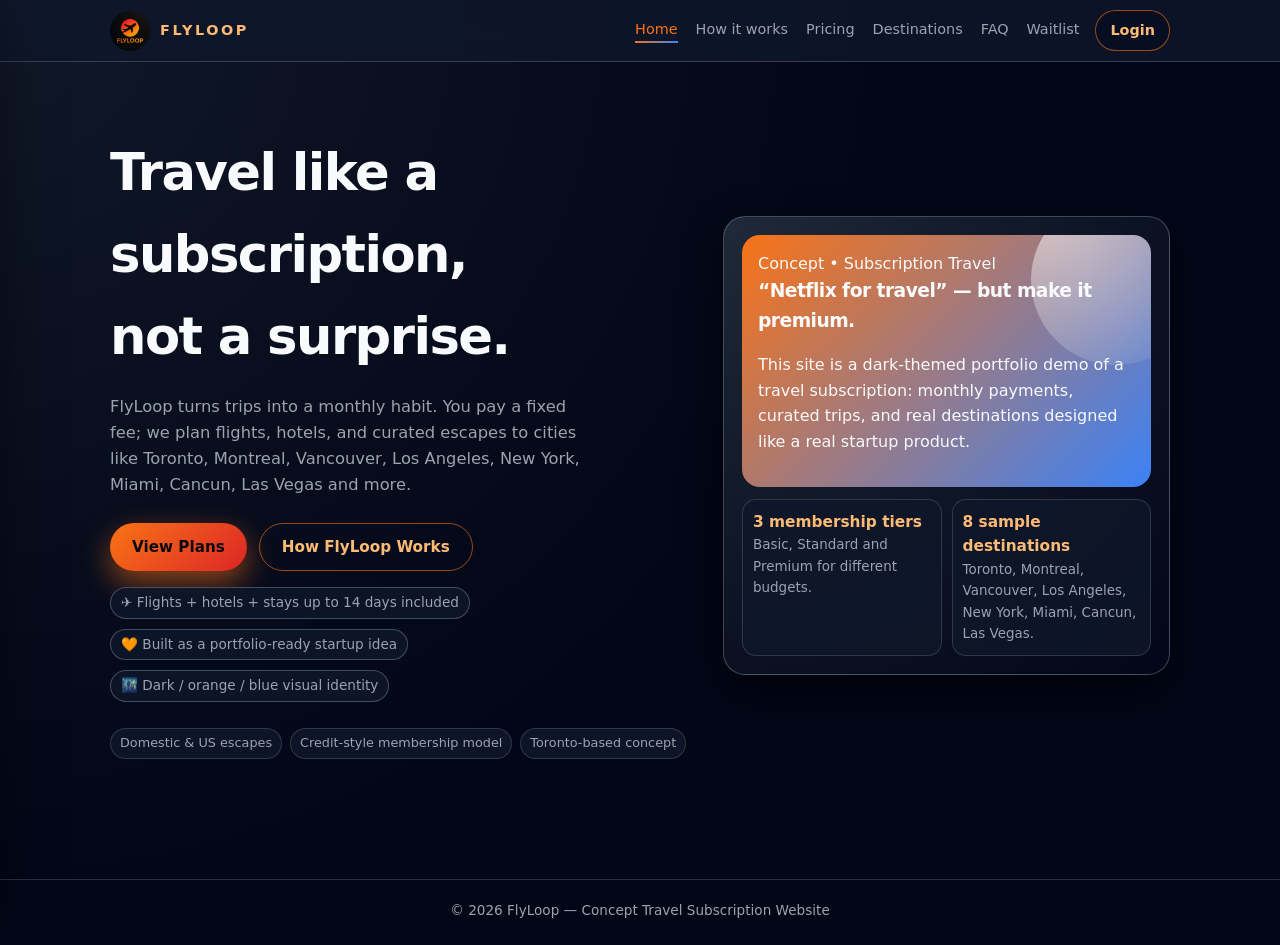
<file: index.html>
<!DOCTYPE html>
<html lang="en">
<head>
  <meta charset="UTF-8" />
  <title>FlyLoop – Travel Subscription Service</title>
  <meta name="viewport" content="width=device-width, initial-scale=1" />
  <link rel="icon" type="image/png" href="favicon.png?v=1" />
  <link rel="apple-touch-icon" href="favicon.png?v=1" />
  <meta
    name="description"
    content="FlyLoop is a concept travel subscription service: pay a fixed monthly fee and unlock curated trips to destinations like Toronto, Montreal, Vancouver, Los Angeles, New York, Miami, Cancun, Las Vegas and more."
  />

  <style>
    html { scroll-behavior: smooth; }

    :root {
      --bg: #050505;
      --surface: #111111;
      --surface-alt: #18181B;
      --primary: #F97316;
      --primary-soft: #FDBA74;
      --accent-blue: #3B82F6;
      --accent-red: #DC2626;
      --text: #F9FAFB;
      --muted: #9CA3AF;
      --border-subtle: rgba(148, 163, 184, 0.35);
      --radius-lg: 18px;
      --shadow-soft: 0 18px 40px rgba(0, 0, 0, 0.6);
    }

    * { box-sizing: border-box; }

    body {
      margin: 0;
      font-family: system-ui, -apple-system, BlinkMacSystemFont, "Inter", sans-serif;
      background: radial-gradient(circle at top left, #111827, #020617 55%);
      color: var(--text);
      line-height: 1.6;
    }

    a { text-decoration: none; color: inherit; }

    /* ANIMATIONS */
    @keyframes fadeUp {
      from { opacity: 0; transform: translateY(10px); }
      to   { opacity: 1; transform: translateY(0); }
    }

    @keyframes fadeIn { from { opacity: 0; } to { opacity: 1; } }

    @keyframes floatSoft {
      0%, 100% { transform: translateY(0); }
      50%      { transform: translateY(-4px); }
    }

    @keyframes glowPulse {
      0%, 100% { box-shadow: 0 0 14px rgba(249, 115, 22, 0.5); }
      50%      { box-shadow: 0 0 24px rgba(59, 130, 246, 0.7); }
    }

    /* NAVBAR */
    header {
      position: sticky;
      top: 0;
      z-index: 100;
      background: rgba(15, 23, 42, 0.86);
      backdrop-filter: blur(18px);
      border-bottom: 1px solid rgba(148, 163, 184, 0.3);
      animation: fadeIn 0.5s ease-out both;
    }

    .nav {
      max-width: 1100px;
      margin: auto;
      padding: 10px 20px;
      display: flex;
      align-items: center;
      justify-content: space-between;
      gap: 16px;
    }

    .nav-left {
      display: flex;
      align-items: center;
      gap: 10px;
      min-width: 0;
    }

    .brand-home {
      display: flex;
      align-items: center;
      gap: 10px;
      min-width: 0;
      color: inherit;
    }

    .logo-mark {
      width: 40px;
      height: 40px;
      border-radius: 999px;
      overflow: hidden;
      display: flex;
      align-items: center;
      justify-content: center;
      background: #020617;
      animation: glowPulse 3s ease-in-out infinite;
      flex: 0 0 auto;
    }

    .logo-mark img {
      width: 100%;
      height: 100%;
      object-fit: cover;
    }

    .nav-title {
      font-weight: 800;
      letter-spacing: 0.18em;
      font-size: 0.9rem;
      text-transform: uppercase;
      color: var(--primary-soft);
      white-space: nowrap;
      overflow: hidden;
      text-overflow: ellipsis;
    }

    /* Desktop links (top nav) */
   /* Desktop links (top nav) */
.nav-links {
  display: flex;
  align-items: center;
  gap: 18px;
  font-size: 0.9rem;

  margin-left: auto;          /* ✅ pushes tabs to the right */
  justify-content: flex-end;  /* ✅ aligns them to the right */
}


    .nav-links a {
      color: var(--muted);
      font-weight: 500;
      position: relative;
      padding-bottom: 2px;
      white-space: nowrap;
    }

    .nav-links a::after {
      content: "";
      position: absolute;
      left: 0;
      bottom: 0;
      width: 0;
      height: 2px;
      background: linear-gradient(90deg, var(--primary), var(--accent-blue));
      transition: width 0.18s ease-out;
    }

    .nav-links a:hover::after { width: 100%; }
    .nav-links a:hover        { color: var(--primary-soft); }

    .nav-links a.nav-active { color: var(--primary); }
    .nav-links a.nav-active::after { width: 100%; }

    /* Right side: login + (mobile menu button) */
    .nav-right {
      display: flex;
      align-items: center;
      gap: 10px;
      flex: 0 0 auto;
    }

    .login-link {
      color: var(--primary-soft);
      border: 1px solid rgba(249, 115, 22, 0.6);
      background: rgba(2, 6, 23, 0.35);
      padding: 8px 14px;
      border-radius: 999px;
      font-weight: 600;
      font-size: 0.9rem;
    }

    .login-link:hover {
      background: rgba(249, 115, 22, 0.12);
      border-color: rgba(249, 115, 22, 0.8);
    }

    .menu-btn {
      display: none; /* only mobile */
      width: 42px;
      height: 42px;
      border-radius: 999px;
      border: 1px solid rgba(148, 163, 184, 0.35);
      background: rgba(2, 6, 23, 0.35);
      color: var(--text);
      cursor: pointer;
      font-size: 18px;
      line-height: 1;
      align-items: center;
      justify-content: center;
    }

    .menu-btn:hover {
      border-color: rgba(249, 115, 22, 0.7);
      background: rgba(249, 115, 22, 0.08);
    }

    /* SIDEBAR (mobile only) */
    .sidebar-overlay {
      position: fixed;
      inset: 0;
      background: rgba(0, 0, 0, 0.55);
      backdrop-filter: blur(6px);
      opacity: 0;
      pointer-events: none;
      transition: opacity 0.2s ease-out;
      z-index: 200;
    }

    .sidebar {
      position: fixed;
      top: 0;
      left: 0;
      height: 100vh;
      width: min(86vw, 340px);
      background: rgba(2, 6, 23, 0.96);
      border-right: 1px solid rgba(148, 163, 184, 0.25);
      box-shadow: 0 20px 60px rgba(0,0,0,0.7);
      transform: translateX(-105%);
      transition: transform 0.22s ease-out;
      z-index: 210;
      padding: 14px;
      display: flex;
      flex-direction: column;
      gap: 14px;
    }

    .sidebar-header {
      display: flex;
      align-items: center;
      justify-content: space-between;
      gap: 10px;
      padding-bottom: 10px;
      border-bottom: 1px solid rgba(148, 163, 184, 0.2);
    }

    .sidebar-brand {
      display: flex;
      align-items: center;
      gap: 10px;
      min-width: 0;
    }

    .sidebar-title {
      font-weight: 800;
      letter-spacing: 0.14em;
      text-transform: uppercase;
      color: var(--primary-soft);
      font-size: 0.9rem;
      white-space: nowrap;
      overflow: hidden;
      text-overflow: ellipsis;
    }

    .sidebar-close {
      width: 40px;
      height: 40px;
      border-radius: 999px;
      border: 1px solid rgba(148, 163, 184, 0.35);
      background: rgba(2, 6, 23, 0.35);
      color: var(--text);
      cursor: pointer;
      font-size: 18px;
    }

    .sidebar-close:hover {
      border-color: rgba(249, 115, 22, 0.7);
      background: rgba(249, 115, 22, 0.08);
    }

    .sidebar-nav {
      display: grid;
      gap: 10px;
      padding-top: 6px;
    }

    .sidebar-nav a {
      display: flex;
      align-items: center;
      justify-content: space-between;
      gap: 12px;
      padding: 12px 12px;
      border-radius: 14px;
      border: 1px solid rgba(148, 163, 184, 0.22);
      background: rgba(15, 23, 42, 0.35);
      color: var(--text);
      font-weight: 600;
      font-size: 0.95rem;
    }

    .sidebar-nav a:hover {
      border-color: rgba(249, 115, 22, 0.6);
      background: rgba(249, 115, 22, 0.10);
    }

    .sidebar-nav a.active {
      border-color: rgba(249, 115, 22, 0.85);
      background: rgba(249, 115, 22, 0.14);
      color: var(--primary-soft);
    }

    /* open state */
    body.sidebar-open .sidebar-overlay {
      opacity: 1;
      pointer-events: auto;
    }
    body.sidebar-open .sidebar {
      transform: translateX(0);
    }

    /* LAYOUT */
    section {
      padding: 80px 0;
      animation: fadeUp 0.6s ease-out both;
    }

    .container {
      max-width: 1100px;
      margin: auto;
      padding: 0 20px;
    }

    h1, h2, h3 {
      margin: 0 0 10px;
      letter-spacing: -0.03em;
    }

    h1 { font-size: clamp(2.5rem, 4vw, 3.2rem); }
    h2 { font-size: clamp(1.9rem, 3vw, 2.4rem); }

    /* BUTTONS */
    .btn-primary,
    .btn-outline {
      padding: 11px 22px;
      border-radius: 999px;
      font-weight: 600;
      font-size: 0.95rem;
      display: inline-flex;
      align-items: center;
      justify-content: center;
      gap: 6px;
      cursor: pointer;
      transition: 0.2s;
      white-space: nowrap;
      border: none;
    }

    .btn-primary {
      background: linear-gradient(135deg, #F97316, #DC2626);
      color: #0B0B0F;
      box-shadow: 0 12px 30px rgba(248, 113, 22, 0.55);
    }

    .btn-primary:hover {
      transform: translateY(-2px) scale(1.01);
      box-shadow: 0 16px 40px rgba(248, 113, 22, 0.7);
    }

    .btn-outline {
      color: var(--primary-soft);
      border: 1px solid rgba(249, 115, 22, 0.6);
      background: transparent;
    }

    .btn-outline:hover {
      background: rgba(249, 115, 22, 0.1);
    }

    /* HERO */
    #hero { padding-top: 70px; }

    .hero-layout {
      display: grid;
      grid-template-columns: minmax(0, 1.3fr) minmax(0, 1fr);
      gap: 32px;
      align-items: center;
    }

    .hero-sub {
      max-width: 480px;
      color: var(--muted);
      font-size: 1.02rem;
    }

    .hero-actions {
      margin-top: 24px;
      display: flex;
      flex-wrap: wrap;
      gap: 12px;
    }

    .hero-meta {
      margin-top: 16px;
      display: flex;
      flex-wrap: wrap;
      gap: 10px;
      font-size: 0.85rem;
      color: var(--muted);
    }

    .hero-pill {
      padding: 4px 10px;
      border-radius: 999px;
      background: rgba(15, 23, 42, 0.85);
      border: 1px solid rgba(148, 163, 184, 0.4);
    }

    .hero-card {
      background: radial-gradient(circle at top left, #1F2937, #020617);
      border-radius: 22px;
      padding: 18px;
      box-shadow: var(--shadow-soft);
      border: 1px solid rgba(148, 163, 184, 0.4);
      animation: fadeUp 0.7s ease-out 0.1s both, floatSoft 8s ease-in-out infinite;
    }

    .hero-card-top {
      padding: 16px;
      border-radius: 18px;
      background: linear-gradient(135deg, #F97316, #3B82F6);
      position: relative;
      overflow: hidden;
    }

    .hero-card-top::after {
      content: "";
      position: absolute;
      width: 170px;
      height: 170px;
      border-radius: 50%;
      background: radial-gradient(circle at 10% 0%, rgba(248, 250, 252, 0.9), transparent);
      right: -50px;
      top: -40px;
      opacity: 0.7;
    }

    .hero-card-bottom {
      margin-top: 12px;
      display: grid;
      grid-template-columns: repeat(2, 1fr);
      gap: 10px;
      font-size: 0.84rem;
      color: var(--muted);
    }

    .hero-stat {
      padding: 10px;
      border-radius: 14px;
      background: rgba(15, 23, 42, 0.85);
      border: 1px solid rgba(55, 65, 81, 0.8);
    }

    .hero-stat strong {
      display: block;
      color: var(--primary-soft);
      font-size: 0.96rem;
    }

    .pill-row {
      display: flex;
      flex-wrap: wrap;
      gap: 8px;
      margin-top: 26px;
      font-size: 0.8rem;
      color: var(--muted);
    }

    .pill-row span {
      padding: 4px 9px;
      border-radius: 999px;
      background: rgba(15, 23, 42, 0.9);
      border: 1px solid rgba(55, 65, 81, 0.8);
    }

    /* FOOTER */
    footer {
      background: #020617;
      border-top: 1px solid rgba(55, 65, 81, 0.7);
      padding: 20px 0 24px;
      margin-top: 40px;
      font-size: 0.85rem;
      color: var(--muted);
    }

    footer .container { text-align: center; }

    /* RESPONSIVE */
    @media (max-width: 820px) {
      .hero-layout { grid-template-columns: 1fr; }
    }

    /* MOBILE: top bar only logo + login + menu, sidebar for everything else */
    @media (max-width: 720px) {
      .nav { padding: 10px 12px; }

      /* Hide desktop links bar on mobile */
      .nav-links { display: none; }

      /* Show mobile menu button */
      .menu-btn { display: inline-flex; }

      /* Keep brand compact */
      .nav-title { font-size: 0.85rem; letter-spacing: 0.14em; }

      /* Prevent overlay from blocking scroll only when open */
      body.sidebar-open { overflow: hidden; }
    }
  </style>
</head>

<body>

  <!-- Mobile Sidebar -->
  <div class="sidebar-overlay" id="sidebarOverlay" aria-hidden="true"></div>

  <aside class="sidebar" id="sidebar" aria-label="Mobile sidebar navigation">
    <div class="sidebar-header">
      <a href="index.html" class="sidebar-brand" aria-label="FlyLoop home"><div class="logo-mark" style="animation:none;"><img src="logo.png?v=2" alt="FlyLoop logo" /></div><div class="sidebar-title">FlyLoop</div></a>
      <button class="sidebar-close" id="sidebarClose" aria-label="Close menu">✕</button>
    </div>

    <nav class="sidebar-nav">
      <a href="index.html" class="active">Home</a>
      <a href="how.html">How it works</a>
      <a href="pricing.html">Pricing</a>
      <a href="destinations.html">Destinations</a>
      <a href="faq.html">FAQ</a>
      <a href="waitlist.html">Waitlist</a>
    </nav>

    <div style="margin-top:auto; padding-top: 10px; border-top: 1px solid rgba(148,163,184,0.2);">
      <a href="login.html" class="login-link" style="display:inline-flex; width:100%; justify-content:center;">
        Login
      </a>
    </div>
  </aside>

  <header>
    <div class="nav">
      <div class="nav-left">
        <!-- Mobile menu button (only shows on small screens) -->
        <button class="menu-btn" id="menuBtn" aria-label="Open menu" aria-controls="sidebar" aria-expanded="false">☰</button>

        <a href="index.html" class="brand-home" aria-label="FlyLoop home"><div class="logo-mark"><img src="logo.png?v=2" alt="FlyLoop logo" /></div><div class="nav-title">FLYLOOP</div></a>
      </div>

      <!-- Desktop top nav (optional). Hidden on mobile automatically -->
      <nav class="nav-links" aria-label="Main navigation">
        <a href="index.html" class="nav-active">Home</a>
        <a href="how.html">How it works</a>
        <a href="pricing.html">Pricing</a>
        <a href="destinations.html">Destinations</a>
        <a href="faq.html">FAQ</a>
        <a href="waitlist.html">Waitlist</a>
      </nav>

      <div class="nav-right">
        <a class="login-link" href="login.html">Login</a>
      </div>
    </div>
  </header>

  <section id="hero">
    <div class="container hero-layout">
      <div>
        <h1>Travel like a subscription,<br>not a surprise.</h1>

        <p class="hero-sub">
          FlyLoop turns trips into a monthly habit. You pay a fixed fee; we plan
          flights, hotels, and curated escapes to cities like Toronto, Montreal,
          Vancouver, Los Angeles, New York, Miami, Cancun, Las Vegas and more.
        </p>

        <div class="hero-actions">
          <a href="pricing.html" class="btn-primary">View Plans</a>
          <a href="how.html" class="btn-outline">How FlyLoop Works</a>
        </div>

        <div class="hero-meta">
          <span class="hero-pill">✈️ Flights + hotels + stays up to 14 days included</span>
          <span class="hero-pill">🧡 Built as a portfolio-ready startup idea</span>
          <span class="hero-pill">🌃 Dark / orange / blue visual identity</span>
        </div>

        <div class="pill-row">
          <span>Domestic & US escapes</span>
          <span>Credit-style membership model</span>
          <span>Toronto-based concept</span>
        </div>
      </div>

      <div>
        <div class="hero-card">
          <div class="hero-card-top">
            <div class="hero-badge">Concept • Subscription Travel</div>
            <h3>“Netflix for travel” — but make it premium.</h3>
            <p>
              This site is a dark-themed portfolio demo of a travel subscription:
              monthly payments, curated trips, and real destinations designed
              like a real startup product.
            </p>
          </div>

          <div class="hero-card-bottom">
            <div class="hero-stat">
              <strong>3 membership tiers</strong>
              Basic, Standard and Premium for different budgets.
            </div>
            <div class="hero-stat">
              <strong>8 sample destinations</strong>
              Toronto, Montreal, Vancouver, Los Angeles, New York, Miami, Cancun, Las Vegas.
            </div>
          </div>
        </div>
      </div>
    </div>
  </section>

  <footer>
    <div class="container">
      © 2026 FlyLoop — Concept Travel Subscription Website
    </div>
  </footer>

  <script>
    (function () {
      const body = document.body;
      const menuBtn = document.getElementById("menuBtn");
      const sidebar = document.getElementById("sidebar");
      const overlay = document.getElementById("sidebarOverlay");
      const closeBtn = document.getElementById("sidebarClose");

      function openSidebar() {
        body.classList.add("sidebar-open");
        menuBtn?.setAttribute("aria-expanded", "true");
        overlay?.setAttribute("aria-hidden", "false");
      }

      function closeSidebar() {
        body.classList.remove("sidebar-open");
        menuBtn?.setAttribute("aria-expanded", "false");
        overlay?.setAttribute("aria-hidden", "true");
      }

      menuBtn?.addEventListener("click", openSidebar);
      closeBtn?.addEventListener("click", closeSidebar);
      overlay?.addEventListener("click", closeSidebar);

      // Close on Escape
      document.addEventListener("keydown", (e) => {
        if (e.key === "Escape") closeSidebar();
      });

      // Close after tapping a link (mobile UX)
      sidebar?.addEventListener("click", (e) => {
        const target = e.target;
        if (target && target.tagName === "A") closeSidebar();
      });
    })();
  </script>

</body>
</html>
</file>
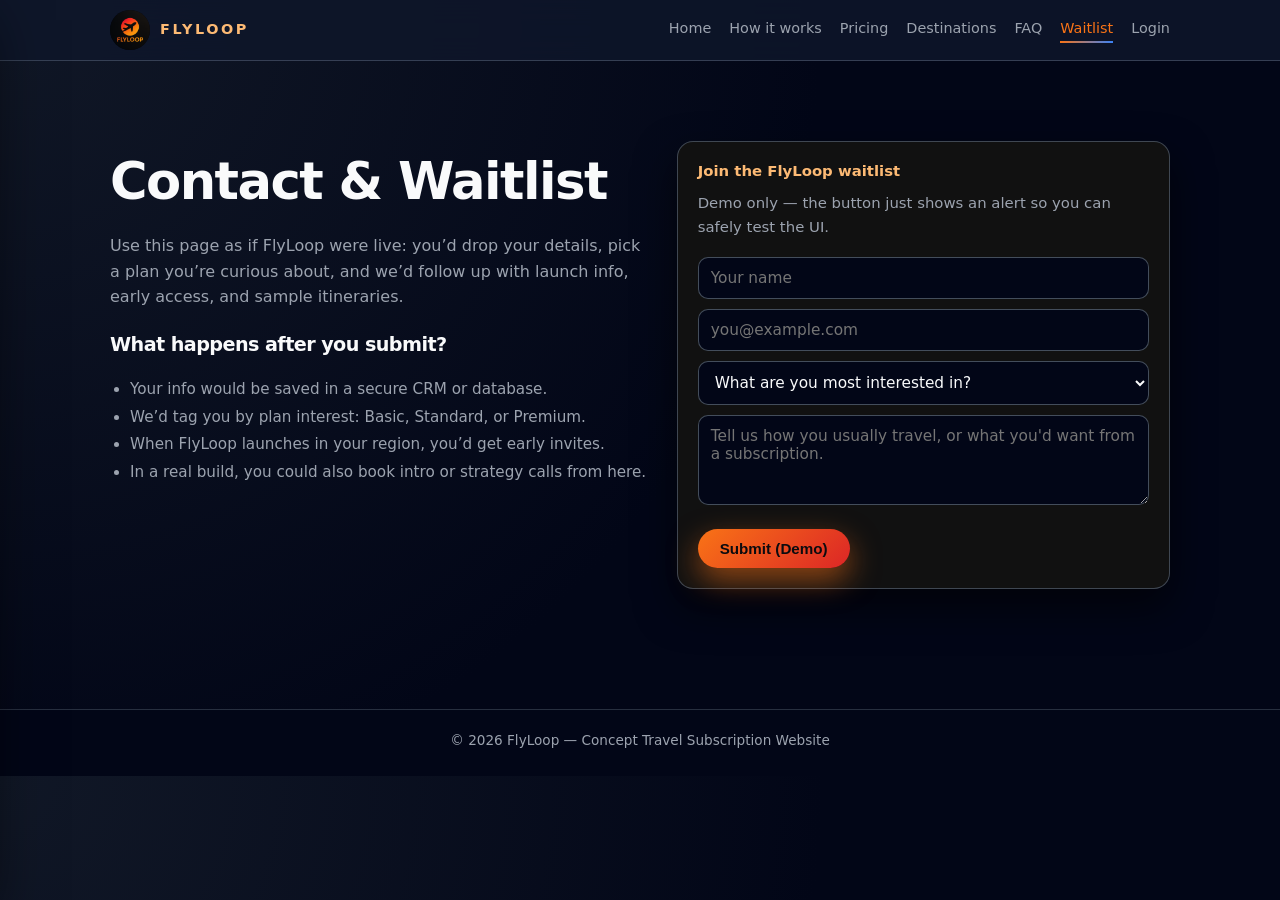
<file: contact.html>
<!DOCTYPE html>
<html lang="en">
<head>
  <meta charset="UTF-8" />
  <title>Contact & Waitlist – FlyLoop</title>
  <meta name="viewport" content="width=device-width, initial-scale=1" />
  <link rel="icon" type="image/png" href="favicon.png?v=1" />
  <link rel="apple-touch-icon" href="favicon.png?v=1" />
  <meta
    name="description"
    content="Join the FlyLoop concept waitlist or reach out about the travel subscription idea. This is a demo contact page to showcase how a real launch funnel would work."
  />

  <style>
    html { scroll-behavior: smooth; }

    :root {
      --bg: #050505;
      --surface: #111111;
      --surface-alt: #18181B;
      --primary: #F97316;
      --primary-soft: #FDBA74;
      --accent-blue: #3B82F6;
      --accent-red: #DC2626;
      --text: #F9FAFB;
      --muted: #9CA3AF;
      --border-subtle: rgba(148, 163, 184, 0.35);
      --radius-lg: 18px;
      --shadow-soft: 0 18px 40px rgba(0, 0, 0, 0.6);
    }

    * { box-sizing: border-box; }

    body {
      margin: 0;
      font-family: system-ui, -apple-system, BlinkMacSystemFont, "Inter", sans-serif;
      background: radial-gradient(circle at top left, #111827, #020617 55%);
      color: var(--text);
      line-height: 1.6;
    }

    a { text-decoration: none; color: inherit; }

    /* ANIMATIONS */
    @keyframes fadeUp {
      from { opacity: 0; transform: translateY(10px); }
      to   { opacity: 1; transform: translateY(0); }
    }

    @keyframes fadeIn {
      from { opacity: 0; }
      to   { opacity: 1; }
    }

    @keyframes glowPulse {
      0%   { box-shadow: 0 0 14px rgba(249, 115, 22, 0.5); }
      50%  { box-shadow: 0 0 24px rgba(59, 130, 246, 0.7); }
      100% { box-shadow: 0 0 14px rgba(249, 115, 22, 0.5); }
    }

    /* NAVBAR */
    header {
      position: sticky;
      top: 0;
      z-index: 100;
      background: rgba(15, 23, 42, 0.86);
      backdrop-filter: blur(18px);
      border-bottom: 1px solid rgba(148, 163, 184, 0.3);
      animation: fadeIn 0.5s ease-out both;
    }

    .nav {
      max-width: 1100px;
      margin: auto;
      padding: 10px 20px;
      display: flex;
      align-items: center;
      justify-content: space-between;
      gap: 16px;
    }

    .nav-left {
      display: flex;
      align-items: center;
      gap: 10px;
      min-width: 0;
    }

    .brand-home {
      display: flex;
      align-items: center;
      gap: 10px;
      min-width: 0;
      color: inherit;
    }

    .logo-mark {
      width: 40px;
      height: 40px;
      border-radius: 999px;
      overflow: hidden;
      display: flex;
      align-items: center;
      justify-content: center;
      background: #020617;
      animation: glowPulse 3s ease-in-out infinite;
      flex: 0 0 auto;
    }

    .logo-mark img {
      width: 100%;
      height: 100%;
      object-fit: cover;
      display: block;
    }

    .nav-title {
      font-weight: 800;
      letter-spacing: 0.18em;
      font-size: 0.9rem;
      text-transform: uppercase;
      color: var(--primary-soft);
      white-space: nowrap;
      overflow: hidden;
      text-overflow: ellipsis;
    }

    /* Desktop links (top nav) */
    .nav-links {
      display: flex;
      align-items: center;
      gap: 18px;
      font-size: 0.9rem;

      margin-left: auto;          /* keep tabs on the right on desktop */
      justify-content: flex-end;  /* align tabs to the right */
      flex-wrap: nowrap;          /* prevent wrapping into the middle */
      white-space: nowrap;
    }

    .nav-links a {
      color: var(--muted);
      font-weight: 500;
      position: relative;
      padding-bottom: 2px;
      white-space: nowrap;
    }

    .nav-links a::after {
      content: "";
      position: absolute;
      left: 0;
      bottom: 0;
      width: 0;
      height: 2px;
      background: linear-gradient(90deg, var(--primary), var(--accent-blue));
      transition: width 0.18s ease-out;
    }

    .nav-links a:hover::after { width: 100%; }
    .nav-links a:hover        { color: var(--primary-soft); }

    .nav-links a.nav-active { color: var(--primary); }
    .nav-links a.nav-active::after { width: 100%; }

    /* Right side: login + (mobile menu button) */
    .nav-right {
      display: flex;
      align-items: center;
      gap: 10px;
      flex: 0 0 auto;
      margin-left: 14px; /* optional spacing from nav-links */
    }

    .login-link {
      color: var(--primary-soft);
      border: 1px solid rgba(249, 115, 22, 0.6);
      background: rgba(2, 6, 23, 0.35);
      padding: 8px 14px;
      border-radius: 999px;
      font-weight: 600;
      font-size: 0.9rem;
      white-space: nowrap;
    }

    .login-link:hover {
      background: rgba(249, 115, 22, 0.12);
      border-color: rgba(249, 115, 22, 0.8);
    }

    .menu-btn {
      display: none; /* only mobile */
      width: 42px;
      height: 42px;
      border-radius: 999px;
      border: 1px solid rgba(148, 163, 184, 0.35);
      background: rgba(2, 6, 23, 0.35);
      color: var(--text);
      cursor: pointer;
      font-size: 18px;
      line-height: 1;
      align-items: center;
      justify-content: center;
    }

    .menu-btn:hover {
      border-color: rgba(249, 115, 22, 0.7);
      background: rgba(249, 115, 22, 0.08);
    }

    /* SIDEBAR (mobile only) */
    .sidebar-overlay {
      position: fixed;
      inset: 0;
      background: rgba(0, 0, 0, 0.55);
      backdrop-filter: blur(6px);
      opacity: 0;
      pointer-events: none;
      transition: opacity 0.2s ease-out;
      z-index: 200;
    }

    .sidebar {
      position: fixed;
      top: 0;
      left: 0;
      height: 100vh;
      width: min(86vw, 340px);
      background: rgba(2, 6, 23, 0.96);
      border-right: 1px solid rgba(148, 163, 184, 0.25);
      box-shadow: 0 20px 60px rgba(0,0,0,0.7);
      transform: translateX(-105%);
      transition: transform 0.22s ease-out;
      z-index: 210;
      padding: 14px;
      display: flex;
      flex-direction: column;
      gap: 14px;
    }

    .sidebar-header {
      display: flex;
      align-items: center;
      justify-content: space-between;
      gap: 10px;
      padding-bottom: 10px;
      border-bottom: 1px solid rgba(148, 163, 184, 0.2);
    }

    .sidebar-brand {
      display: flex;
      align-items: center;
      gap: 10px;
      min-width: 0;
    }

    .sidebar-title {
      font-weight: 800;
      letter-spacing: 0.14em;
      text-transform: uppercase;
      color: var(--primary-soft);
      font-size: 0.9rem;
      white-space: nowrap;
      overflow: hidden;
      text-overflow: ellipsis;
    }

    .sidebar-close {
      width: 40px;
      height: 40px;
      border-radius: 999px;
      border: 1px solid rgba(148, 163, 184, 0.35);
      background: rgba(2, 6, 23, 0.35);
      color: var(--text);
      cursor: pointer;
      font-size: 18px;
    }

    .sidebar-close:hover {
      border-color: rgba(249, 115, 22, 0.7);
      background: rgba(249, 115, 22, 0.08);
    }

    .sidebar-nav {
      display: grid;
      gap: 10px;
      padding-top: 6px;
    }

    .sidebar-nav a {
      display: flex;
      align-items: center;
      justify-content: space-between;
      gap: 12px;
      padding: 12px 12px;
      border-radius: 14px;
      border: 1px solid rgba(148, 163, 184, 0.22);
      background: rgba(15, 23, 42, 0.35);
      color: var(--text);
      font-weight: 600;
      font-size: 0.95rem;
    }

    .sidebar-nav a:hover {
      border-color: rgba(249, 115, 22, 0.6);
      background: rgba(249, 115, 22, 0.10);
    }

    .sidebar-nav a.active {
      border-color: rgba(249, 115, 22, 0.85);
      background: rgba(249, 115, 22, 0.14);
      color: var(--primary-soft);
    }

    /* open state */
    body.sidebar-open .sidebar-overlay {
      opacity: 1;
      pointer-events: auto;
    }
    body.sidebar-open .sidebar {
      transform: translateX(0);
    }

    /* LAYOUT */
    section {
      padding: 80px 0;
      animation: fadeUp 0.6s ease-out both;
    }

    .container {
      max-width: 1100px;
      margin: auto;
      padding: 0 20px;
    }

    h1, h2, h3 {
      margin: 0 0 10px;
      letter-spacing: -0.03em;
    }

    h1 { font-size: clamp(2.5rem, 4vw, 3.2rem); }
    h2 { font-size: clamp(1.9rem, 3vw, 2.4rem); }

    p { margin: 0; }

    .two-col {
      display: grid;
      grid-template-columns: minmax(0, 1.1fr) minmax(0, 1fr);
      gap: 24px;
      align-items: flex-start;
    }

    .steps {
      margin-top: 16px;
      padding-left: 20px;
      font-size: 0.95rem;
      color: var(--muted);
      line-height: 1.8;
    }

    .highlight-box {
      background: var(--surface);
      border-radius: 16px;
      padding: 18px 20px 20px;
      border: 1px solid rgba(75, 85, 99, 0.8);
      box-shadow: var(--shadow-soft);
      font-size: 0.93rem;
      color: var(--muted);
    }

    .highlight-title {
      font-weight: 600;
      margin-bottom: 8px;
      color: var(--primary-soft);
    }

    /* FORM */
    form { margin-top: 18px; }

    input,
    textarea,
    select {
      padding: 11px 12px;
      width: 100%;
      border-radius: 10px;
      border: 1px solid rgba(75, 85, 99, 0.9);
      margin-bottom: 10px;
      font-size: 0.96rem;
      font-family: inherit;
      outline: none;
      background: #020617;
      color: var(--text);
      transition:
        border-color 0.15s ease,
        box-shadow 0.15s ease,
        background 0.15s ease;
    }

    input:focus,
    textarea:focus,
    select:focus {
      border-color: var(--primary);
      box-shadow: 0 0 0 1px rgba(248, 113, 22, 0.4);
      background: #020617;
    }

    textarea {
      resize: vertical;
      min-height: 90px;
    }

    .btn-primary {
      padding: 11px 22px;
      border-radius: 999px;
      font-weight: 600;
      font-size: 0.95rem;
      display: inline-flex;
      align-items: center;
      justify-content: center;
      gap: 6px;
      cursor: pointer;
      border: none;
      white-space: nowrap;
      background: linear-gradient(135deg, #F97316, #DC2626);
      color: #0B0B0F;
      box-shadow: 0 12px 30px rgba(248, 113, 22, 0.55);
      margin-top: 6px;
    }

    .btn-primary:hover {
      transform: translateY(-2px) scale(1.01);
      box-shadow: 0 16px 40px rgba(248, 113, 22, 0.7);
    }

    /* FOOTER */
    footer {
      background: #020617;
      border-top: 1px solid rgba(55, 65, 81, 0.7);
      padding: 20px 0 24px;
      margin-top: 40px;
      font-size: 0.85rem;
      color: var(--muted);
    }

    footer .container { text-align: center; }

    @media (max-width: 820px) {
      .two-col { grid-template-columns: minmax(0, 1fr); }
    }

    /* MOBILE: hide desktop links and show burger + sidebar */
    @media (max-width: 720px) {
      .nav { padding: 10px 12px; }
      .nav-links { display: none; }
      .menu-btn { display: inline-flex; }
      body.sidebar-open { overflow: hidden; }
      .nav-title { font-size: 0.85rem; letter-spacing: 0.14em; }
    }
  </style>
</head>

<body>

  <!-- Mobile Sidebar -->
  <div class="sidebar-overlay" id="sidebarOverlay" aria-hidden="true"></div>

  <aside class="sidebar" id="sidebar" aria-label="Mobile sidebar navigation">
    <div class="sidebar-header">
      <a href="index.html" class="sidebar-brand" aria-label="FlyLoop home"><div class="logo-mark" style="animation:none;"><img src="logo.png?v=2" alt="FlyLoop logo" /></div><div class="sidebar-title">FlyLoop</div></a>
      <button class="sidebar-close" id="sidebarClose" aria-label="Close menu">✕</button>
    </div>

    <nav class="sidebar-nav">
      <a href="index.html">Home</a>
      <a href="how.html">How it works</a>
      <a href="pricing.html">Pricing</a>
      <a href="destinations.html">Destinations</a>
      <a href="faq.html">FAQ</a>
      <a href="waitlist.html" class="active">Waitlist</a>
      <a href="login.html">Login</a>
    </nav>
  </aside>

  <header>
    <div class="nav">
      <div class="nav-left">
        <button class="menu-btn" id="menuBtn" aria-label="Open menu" aria-controls="sidebar" aria-expanded="false">☰</button>

        <a href="index.html" class="brand-home" aria-label="FlyLoop home"><div class="logo-mark"><img src="logo.png?v=2" alt="FlyLoop logo" /></div><div class="nav-title">FLYLOOP</div></a>
      </div>

      <nav class="nav-links" aria-label="Main navigation">
        <a href="index.html">Home</a>
        <a href="how.html">How it works</a>
        <a href="pricing.html">Pricing</a>
        <a href="destinations.html">Destinations</a>
        <a href="faq.html">FAQ</a>
        <a href="waitlist.html" class="nav-active">Waitlist</a>
        <a href="login.html">Login</a>
      </nav>
    </div>
  </header>

  <section>
    <div class="container two-col">
      <div>
        <h1>Contact &amp; Waitlist</h1>
        <p style="color: var(--muted); max-width: 620px; margin-bottom: 18px;">
          Use this page as if FlyLoop were live: you’d drop your details, pick a
          plan you’re curious about, and we’d follow up with launch info, early
          access, and sample itineraries.
        </p>

        <h2 style="font-size: 1.2rem; margin-top: 20px;">What happens after you submit?</h2>
        <ul class="steps">
          <li>Your info would be saved in a secure CRM or database.</li>
          <li>We’d tag you by plan interest: Basic, Standard, or Premium.</li>
          <li>When FlyLoop launches in your region, you’d get early invites.</li>
          <li>In a real build, you could also book intro or strategy calls from here.</li>
        </ul>
      </div>

      <div class="highlight-box">
        <div class="highlight-title">Join the FlyLoop waitlist</div>
        <p>Demo only — the button just shows an alert so you can safely test the UI.</p>

        <form onsubmit="event.preventDefault(); alert('Demo only — form is not connected yet.');">
          <input type="text" name="name" placeholder="Your name" required />
          <input type="email" name="email" placeholder="you@example.com" required />
          <select name="interest" required>
            <option value="">What are you most interested in?</option>
            <option value="basic">Basic Loop (2 trips/year)</option>
            <option value="standard">Standard Loop (3 trips/year)</option>
            <option value="premium">Premium Loop (5 trips/year)</option>
            <option value="business">Business / investor discussion</option>
          </select>
          <textarea
            name="message"
            placeholder="Tell us how you usually travel, or what you'd want from a subscription."
          ></textarea>
          <button class="btn-primary" type="submit">Submit (Demo)</button>
        </form>
      </div>
    </div>
  </section>

  <footer>
    <div class="container">
      © 2026 FlyLoop — Concept Travel Subscription Website
    </div>
  </footer>

  <script>
    (function () {
      const body = document.body;
      const menuBtn = document.getElementById("menuBtn");
      const sidebar = document.getElementById("sidebar");
      const overlay = document.getElementById("sidebarOverlay");
      const closeBtn = document.getElementById("sidebarClose");

      function openSidebar() {
        body.classList.add("sidebar-open");
        menuBtn?.setAttribute("aria-expanded", "true");
        overlay?.setAttribute("aria-hidden", "false");
      }

      function closeSidebar() {
        body.classList.remove("sidebar-open");
        menuBtn?.setAttribute("aria-expanded", "false");
        overlay?.setAttribute("aria-hidden", "true");
      }

      menuBtn?.addEventListener("click", openSidebar);
      closeBtn?.addEventListener("click", closeSidebar);
      overlay?.addEventListener("click", closeSidebar);

      document.addEventListener("keydown", (e) => {
        if (e.key === "Escape") closeSidebar();
      });

      sidebar?.addEventListener("click", (e) => {
        const target = e.target;
        if (target && target.tagName === "A") closeSidebar();
      });
    })();
  </script>

</body>
</html>
</file>
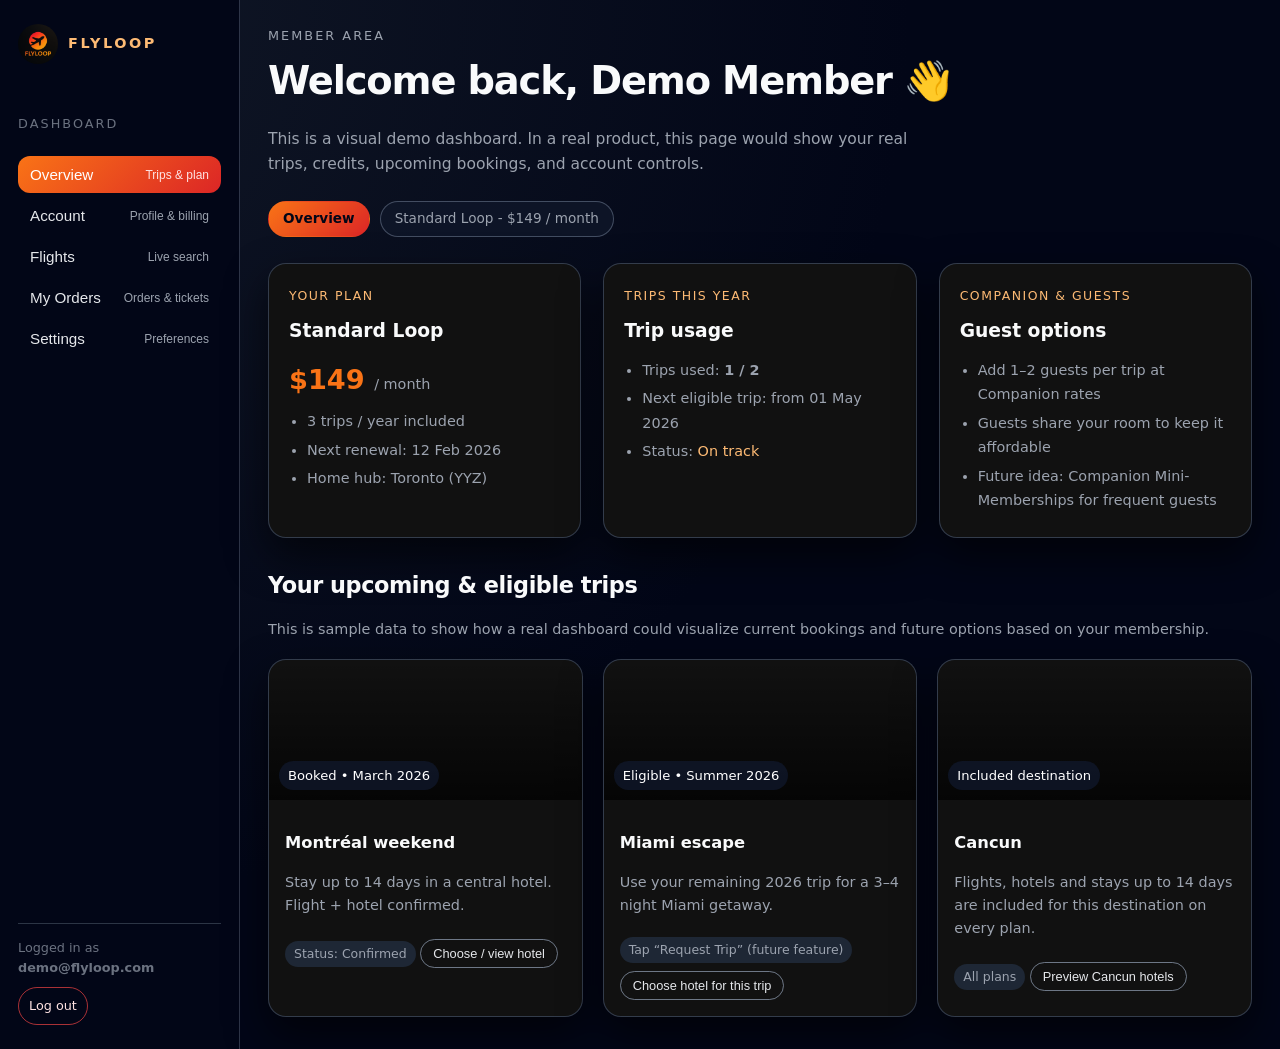
<file: dashboard.html>
<!DOCTYPE html>
<html lang="en">
<head>
  <meta charset="UTF-8" />
  <title>Member Dashboard – FlyLoop</title>
  <meta name="viewport" content="width=device-width, initial-scale=1" />
  <link rel="icon" type="image/png" href="favicon.png?v=1" />
  <link rel="apple-touch-icon" href="favicon.png?v=1" />
  <meta
    name="description"
    content="FlyLoop member dashboard concept: view your subscription plan, sample trips, hotel selection demo, and mock account/settings sections for portfolio use."
  />

  <style>
    html { scroll-behavior: smooth; }

    :root {
      --bg: #050505;
      --surface: #111111;
      --surface-alt: #18181B;
      --primary: #F97316;      /* orange */
      --primary-soft: #FDBA74;
      --accent-blue: #3B82F6;  /* blue */
      --accent-red: #DC2626;   /* red */
      --text: #F9FAFB;
      --muted: #9CA3AF;
      --border-subtle: rgba(148, 163, 184, 0.35);
      --radius-lg: 18px;
      --shadow-soft: 0 18px 40px rgba(0, 0, 0, 0.6);
    }

    * { box-sizing: border-box; }

    body {
      margin: 0;
      font-family: system-ui, -apple-system, BlinkMacSystemFont, "Inter", sans-serif;
      background: radial-gradient(circle at top left, #111827, #020617 55%);
      color: var(--text);
      line-height: 1.6;
    }

    a { text-decoration: none; color: inherit; }

    /* ANIMATIONS */
    @keyframes fadeUp {
      from { opacity: 0; transform: translateY(10px); }
      to   { opacity: 1; transform: translateY(0); }
    }

    @keyframes glowPulse {
      0%   { box-shadow: 0 0 14px rgba(249, 115, 22, 0.5); }
      50%  { box-shadow: 0 0 24px rgba(59, 130, 246, 0.7); }
      100% { box-shadow: 0 0 14px rgba(249, 115, 22, 0.5); }
    }

    /* DASHBOARD LAYOUT */
    .dashboard-layout {
      display: grid;
      grid-template-columns: 240px minmax(0, 1fr);
      min-height: 100vh;
    }

    /* SIDEBAR */
    .sidebar {
      background: #020617;
      border-right: 1px solid rgba(148, 163, 184, 0.3);
      padding: 24px 18px 24px;
      display: flex;
      flex-direction: column;
      gap: 18px;
    }

    .sidebar-logo {
      display: flex;
      align-items: center;
      gap: 10px;
      margin-bottom: 26px;
    }

    .sidebar-logo img {
      width: 40px;
      height: 40px;
      border-radius: 999px;
      object-fit: cover;
      animation: glowPulse 3s ease-in-out infinite;
    }

    .sidebar-logo span {
      font-weight: 800;
      letter-spacing: 0.18em;
      font-size: 0.9rem;
      text-transform: uppercase;
      color: var(--primary-soft);
    }

    .sidebar-title {
      font-size: 0.8rem;
      text-transform: uppercase;
      letter-spacing: 0.16em;
      color: #6b7280;
      margin-bottom: 4px;
      margin-top: 6px;
    }

    .sidebar-nav {
      display: flex;
      flex-direction: column;
      gap: 4px;
    }

    .sidebar-link {
      padding: 10px 12px;
      border-radius: 12px;
      font-size: 0.95rem;
      color: #e5e7eb;
      display: flex;
      align-items: center;
      justify-content: space-between;
      cursor: pointer;
      border: none;
      background: transparent;
      text-align: left;
      transition: background 0.18s ease, transform 0.1s ease;
    }

    .sidebar-link span.label {
      display: inline-flex;
      align-items: center;
      gap: 8px;
    }

    .sidebar-link small {
      font-size: 0.75rem;
      color: #9ca3af;
    }

    .sidebar-link:hover {
      background: rgba(148, 163, 184, 0.12);
      transform: translateX(1px);
    }

    .sidebar-link.active {
      background: linear-gradient(135deg, #F97316, #DC2626);
      color: #fff;
    }

    .sidebar-link.active small { color: #fee2e2; }

    .sidebar-footer {
      margin-top: auto;
      border-top: 1px solid rgba(55, 65, 81, 0.8);
      padding-top: 14px;
      font-size: 0.8rem;
      color: #6b7280;
    }

    .logout-link {
      margin-top: 8px;
      display: inline-flex;
      padding: 8px 10px;
      border-radius: 999px;
      border: 1px solid rgba(239, 68, 68, 0.7);
      color: #fee2e2;
      font-size: 0.8rem;
    }

    /* MAIN DASHBOARD CONTENT */
    .dashboard-content {
      padding: 26px 28px 32px;
      animation: fadeUp 0.5s ease-out both;
    }

    /* MOBILE TOP BAR (only on small screens) */
    .mobile-topbar {
      display: none;
      position: sticky;
      top: 0;
      z-index: 40;
      background: rgba(2, 6, 23, 0.88);
      backdrop-filter: blur(10px);
      border-bottom: 1px solid rgba(148, 163, 184, 0.22);
      padding: 12px 14px;
    }

    .mobile-topbar-inner {
      display: flex;
      align-items: center;
      justify-content: space-between;
      gap: 10px;
    }

    .mobile-brand {
      display: inline-flex;
      align-items: center;
      gap: 10px;
      min-width: 0;
    }

    .mobile-brand img {
      width: 34px;
      height: 34px;
      border-radius: 999px;
      object-fit: cover;
      animation: glowPulse 3s ease-in-out infinite;
    }

    .mobile-brand span {
      font-weight: 800;
      letter-spacing: 0.18em;
      font-size: 0.78rem;
      text-transform: uppercase;
      color: var(--primary-soft);
      white-space: nowrap;
      overflow: hidden;
      text-overflow: ellipsis;
      max-width: 160px;
    }

    .hamburger {
      border: 1px solid rgba(148, 163, 184, 0.35);
      background: rgba(15, 23, 42, 0.55);
      color: #e5e7eb;
      border-radius: 12px;
      padding: 10px 12px;
      cursor: pointer;
      display: inline-flex;
      align-items: center;
      gap: 10px;
      font-size: 0.9rem;
    }

    .hamburger:active { transform: translateY(1px); }

    .hamburger-icon {
      width: 18px; height: 12px; position: relative; display: inline-block;
    }
    .hamburger-icon::before,
    .hamburger-icon::after,
    .hamburger-icon span {
      content: "";
      position: absolute;
      left: 0; right: 0;
      height: 2px;
      background: #e5e7eb;
      border-radius: 999px;
      opacity: 0.95;
    }
    .hamburger-icon::before { top: 0; }
    .hamburger-icon span { top: 5px; }
    .hamburger-icon::after { bottom: 0; }

    /* Off-canvas behavior for sidebar on mobile */
    .sidebar-overlay {
      display: none;
      position: fixed;
      inset: 0;
      background: rgba(0, 0, 0, 0.55);
      z-index: 60;
    }

    .sidebar-close {
      display: none;
      align-self: flex-end;
      border: 1px solid rgba(148, 163, 184, 0.35);
      background: rgba(15, 23, 42, 0.55);
      color: #e5e7eb;
      border-radius: 12px;
      padding: 10px 12px;
      cursor: pointer;
      font-size: 0.9rem;
    }

    /* HEADER TEXT */
    .dashboard-header-eyebrow {
      text-transform: uppercase;
      letter-spacing: 0.16em;
      font-size: 0.8rem;
      color: var(--muted);
      margin-bottom: 4px;
    }

    h1 {
      margin: 0 0 6px;
      font-size: clamp(2.1rem, 3vw, 2.6rem);
      letter-spacing: -0.03em;
    }

    .dashboard-sub {
      color: var(--muted);
      max-width: 640px;
      font-size: 0.97rem;
      margin-bottom: 24px;
    }

    /* TOP PILLS */
    .top-pills { display: inline-flex; gap: 10px; margin-bottom: 26px; }

    .top-pill {
      padding: 6px 14px;
      border-radius: 999px;
      font-size: 0.85rem;
      border: 1px solid rgba(148, 163, 184, 0.4);
      color: var(--muted);
      background: rgba(15, 23, 42, 0.8);
    }

    .top-pill.main {
      border-color: transparent;
      background: linear-gradient(135deg, #F97316, #DC2626);
      color: #020617;
      font-weight: 600;
    }

    /* CARDS, GRID, DEST STYLES */
    .pricing-grid {
      display: grid;
      grid-template-columns: repeat(auto-fit, minmax(260px, 1fr));
      gap: 22px;
      margin-bottom: 30px;
    }

    .plan-card {
      background: var(--surface);
      border-radius: var(--radius-lg);
      padding: 22px 20px 20px;
      box-shadow: var(--shadow-soft);
      border: 1px solid rgba(55, 65, 81, 0.9);
      display: flex;
      flex-direction: column;
      gap: 8px;
    }

    .plan-tag {
      font-size: 0.78rem;
      text-transform: uppercase;
      letter-spacing: 0.12em;
      color: var(--primary-soft);
    }

    .plan-card h3 { margin: 2px 0 4px; }

    .plan-price {
      font-size: 1.7rem;
      font-weight: 700;
      color: var(--primary);
    }

    .plan-price span { font-size: 0.9rem; color: var(--muted); font-weight: 500; }

    .plan-list {
      font-size: 0.9rem;
      color: var(--muted);
      line-height: 1.7;
      padding-left: 18px;
      margin: 0;
    }

    .plan-list li { margin-bottom: 4px; }

    .section-heading { margin: 0 0 6px; letter-spacing: -0.02em; font-size: 1.4rem; }
    .section-sub { color: var(--muted); margin-bottom: 18px; font-size: 0.9rem; }

    .dest-grid {
      display: grid;
      grid-template-columns: repeat(auto-fit, minmax(260px, 1fr));
      gap: 20px;
    }

    .dest-card {
      background: var(--surface);
      border-radius: 18px;
      overflow: hidden;
      box-shadow: var(--shadow-soft);
      border: 1px solid rgba(55, 65, 81, 0.9);
      transition: transform 0.18s ease, box-shadow 0.18s ease;
    }

    .dest-card:hover {
      transform: translateY(-3px);
      box-shadow: 0 18px 40px rgba(0, 0, 0, 0.85);
    }

    .dest-photo {
      height: 140px;
      background-size: cover;
      background-position: center;
      position: relative;
    }

    .dest-photo::after {
      content: "";
      position: absolute;
      inset: 0;
      background: linear-gradient(to top, rgba(0, 0, 0, 0.7), transparent);
    }

    .dest-photo-label {
      position: absolute;
      left: 10px;
      bottom: 10px;
      z-index: 1;
      color: #fff;
      font-size: 0.82rem;
      padding: 4px 9px;
      border-radius: 999px;
      background: rgba(15, 23, 42, 0.8);
    }

    .dest-body {
      padding: 14px 16px 16px;
      font-size: 0.9rem;
      color: var(--muted);
    }

    .dest-body h3 {
      margin-bottom: 4px;
      font-size: 1.02rem;
      color: var(--text);
    }

    .dest-tier {
      display: inline-flex;
      align-items: center;
      gap: 6px;
      padding: 3px 9px;
      border-radius: 999px;
      background: rgba(31, 41, 55, 0.95);
      font-size: 0.78rem;
      margin-top: 6px;
    }

    /* ACCOUNT & SETTINGS CARDS */
    .account-grid {
      display: grid;
      grid-template-columns: repeat(auto-fit, minmax(260px, 1fr));
      gap: 22px;
    }

    .simple-card {
      background: var(--surface);
      border-radius: var(--radius-lg);
      padding: 18px 18px 16px;
      border: 1px solid rgba(55, 65, 81, 0.9);
      font-size: 0.92rem;
      color: var(--muted);
    }

    .simple-card h3 {
      margin-top: 0;
      margin-bottom: 6px;
      color: var(--text);
      font-size: 1.05rem;
    }

    .field-row {
      display: flex;
      justify-content: space-between;
      gap: 10px;
      margin-bottom: 6px;
      font-size: 0.9rem;
    }

    .field-label { color: #9ca3af; }
    .field-value { color: #e5e7eb; font-weight: 500; }

    .pill-info {
      display: inline-flex;
      padding: 4px 9px;
      border-radius: 999px;
      border: 1px solid rgba(148, 163, 184, 0.5);
      font-size: 0.78rem;
      color: #9ca3af;
      margin-top: 6px;
    }

    .form-row {
      display: flex;
      flex-direction: column;
      gap: 4px;
      margin-bottom: 10px;
      font-size: 0.9rem;
    }

    label { color: #d1d5db; font-size: 0.85rem; }

    input[type="text"],
    input[type="email"],
    input[type="password"],
    select {
      padding: 10px 11px;
      border-radius: 10px;
      border: 1px solid rgba(75, 85, 99, 0.9);
      background: #020617;
      color: var(--text);
      font-family: inherit;
      font-size: 0.9rem;
      outline: none;
    }

    input:focus, select:focus {
      border-color: var(--primary);
      box-shadow: 0 0 0 1px rgba(248, 113, 22, 0.4);
    }

    .btn-primary {
      padding: 10px 18px;
      border-radius: 999px;
      border: none;
      cursor: pointer;
      background: linear-gradient(135deg, #F97316, #DC2626);
      color: #020617;
      font-weight: 600;
      font-size: 0.9rem;
      box-shadow: 0 12px 30px rgba(248, 113, 22, 0.55);
    }

    .btn-primary:hover {
      transform: translateY(-1px);
      box-shadow: 0 16px 40px rgba(248, 113, 22, 0.7);
    }

    .btn-outline {
      padding: 9px 16px;
      border-radius: 999px;
      border: 1px solid rgba(148, 163, 184, 0.7);
      background: transparent;
      color: #e5e7eb;
      font-size: 0.85rem;
      cursor: pointer;
    }

    .btn-outline.small {
      padding: 6px 12px;
      font-size: 0.8rem;
      margin-top: 8px;
    }

    .btn-outline:hover { background: rgba(148, 163, 184, 0.12); }

    .toggle-row {
      display: flex;
      align-items: center;
      justify-content: space-between;
      margin-bottom: 10px;
      font-size: 0.9rem;
    }

    .toggle-row span { max-width: 220px; }

    .fake-toggle {
      width: 38px;
      height: 20px;
      border-radius: 999px;
      background: #0f172a;
      border: 1px solid rgba(148, 163, 184, 0.7);
      position: relative;
    }

    .fake-toggle::after {
      content: "";
      position: absolute;
      width: 16px;
      height: 16px;
      border-radius: 999px;
      background: #e5e7eb;
      top: 1px;
      left: 1px;
    }

    .fake-toggle.on { background: #16a34a; border-color: #16a34a; }
    .fake-toggle.on::after { left: 19px; background: #f9fafb; }

    /* HOTEL OPTIONS INSIDE DEST CARD */
    .hotel-options {
      display: none;
      margin-top: 10px;
      padding-top: 10px;
      border-top: 1px solid rgba(55, 65, 81, 0.8);
      font-size: 0.85rem;
      color: var(--muted);
    }

    .hotel-options.active { display: block; }

    .hotel-options-title {
      font-weight: 600;
      margin-bottom: 6px;
      color: var(--text);
      font-size: 0.9rem;
    }

    .hotel-option {
      margin-bottom: 6px;
      display: flex;
      align-items: flex-start;
      gap: 6px;
    }

    .hotel-option input { margin-top: 3px; }

    .hotel-name { font-weight: 500; color: #e5e7eb; }

    .hotel-tag {
      display: inline-flex;
      padding: 2px 7px;
      border-radius: 999px;
      border: 1px solid rgba(148, 163, 184, 0.5);
      font-size: 0.7rem;
      margin-left: 6px;
      color: #9ca3af;
    }

    .hotel-note { font-size: 0.78rem; color: #9ca3af; margin-top: 4px; }

    /* SECTIONS VISIBILITY */
    .section { display: none; }
    .section.active-section { display: block; }

    /* RESPONSIVE: turn the tabs into a REAL sidebar (off-canvas) on mobile */
    @media (max-width: 900px) {
      .dashboard-layout { grid-template-columns: 1fr; }

      .mobile-topbar { display: block; }
      .dashboard-content { padding: 18px 16px 28px; }

      .sidebar {
        position: fixed;
        top: 0;
        left: 0;
        height: 100vh;
        width: 280px;
        max-width: 86vw;
        z-index: 70;
        transform: translateX(-105%);
        transition: transform 0.22s ease;
        box-shadow: 0 26px 60px rgba(0,0,0,0.8);
      }

      .sidebar.open { transform: translateX(0); }

      .sidebar-close { display: inline-flex; }
      .sidebar-logo { margin-bottom: 18px; }

      .sidebar-overlay.show { display: block; }
      body.nav-open { overflow: hidden; }
    }
  </style>
</head>

<body>

  <!-- MOBILE TOP BAR -->
  <header class="mobile-topbar" aria-label="Mobile header">
    <div class="mobile-topbar-inner">
      <button class="hamburger" id="openNavBtn" type="button" aria-label="Open menu" aria-controls="sidebarNav" aria-expanded="false">
        <span class="hamburger-icon" aria-hidden="true"><span></span></span>
        Menu
      </button>

      <a href="index.html" class="mobile-brand" aria-label="FlyLoop home"><img src="logo.png?v=2" alt="FlyLoop logo" /><span>FLYLOOP</span></a>
    </div>
  </header>

  <!-- OVERLAY (mobile) -->
  <div class="sidebar-overlay" id="sidebarOverlay" aria-hidden="true"></div>

  <div class="dashboard-layout">

    <!-- SIDEBAR -->
    <aside class="sidebar" id="sidebarNav" aria-label="Dashboard navigation">
      <button class="sidebar-close" id="closeNavBtn" type="button" aria-label="Close menu">
        Close ✕
      </button>

      <a href="index.html" class="sidebar-logo" aria-label="FlyLoop home"><img src="logo.png?v=2" alt="FlyLoop logo" /><span>FLYLOOP</span></a>

      <div class="sidebar-title">Dashboard</div>
      <div class="sidebar-nav">
        <button class="sidebar-link active" data-section="overview" type="button">
          <span class="label">Overview</span>
          <small>Trips &amp; plan</small>
        </button>
        <button class="sidebar-link" data-section="account" type="button">
          <span class="label">Account</span>
          <small>Profile &amp; billing</small>
        </button>

           <button class="sidebar-link" type="button" onclick="location.href='flights.html'">
  <span class="label">Flights</span>
  <small>Live search</small>
         </button>
        
<button class="sidebar-link" type="button" onclick="location.href='my-booked-flights.html'">
  <span class="label">My Orders</span>
  <small>Orders &amp; tickets</small>
</button>

     



        
        <button class="sidebar-link" data-section="settings" type="button">
          <span class="label">Settings</span>
          <small>Preferences</small>
        </button>
      </div>

      <div class="sidebar-footer">
        Logged in as <strong>demo@flyloop.com</strong><br />
        <a href="login.html" class="logout-link">Log out</a>
      </div>
    </aside>

    <!-- MAIN CONTENT -->
    <main class="dashboard-content">
      <!-- OVERVIEW SECTION -->
      <section id="section-overview" class="section active-section" aria-label="Overview">
        <div class="dashboard-header-eyebrow">Member area</div>
        <h1>Welcome back, Demo Member 👋</h1>
        <p class="dashboard-sub">
          This is a visual demo dashboard. In a real product, this page would show your
          real trips, credits, upcoming bookings, and account controls.
        </p>

        <div class="top-pills">
          <div class="top-pill main">Overview</div>
          <div class="top-pill">Standard Loop - $149 / month</div>
        </div>

        <div class="pricing-grid">
          <div class="plan-card">
            <div class="plan-tag">Your Plan</div>
            <h3>Standard Loop</h3>
            <div class="plan-price">$149 <span>/ month</span></div>
            <ul class="plan-list">
              <li>3 trips / year included</li>
              <li>Next renewal: 12 Feb 2026</li>
              <li>Home hub: Toronto (YYZ)</li>
            </ul>
          </div>

          <div class="plan-card">
            <div class="plan-tag">Trips This Year</div>
            <h3>Trip usage</h3>
            <ul class="plan-list">
              <li>Trips used: <strong>1 / 2</strong></li>
              <li>Next eligible trip: from 01 May 2026</li>
              <li>Status: <span style="color: var(--primary-soft);">On track</span></li>
            </ul>
          </div>

          <div class="plan-card">
            <div class="plan-tag">Companion &amp; Guests</div>
            <h3>Guest options</h3>
            <ul class="plan-list">
              <li>Add 1–2 guests per trip at Companion rates</li>
              <li>Guests share your room to keep it affordable</li>
              <li>Future idea: Companion Mini-Memberships for frequent guests</li>
            </ul>
          </div>
        </div>

        <h2 class="section-heading">Your upcoming &amp; eligible trips</h2>
        <p class="section-sub">
          This is sample data to show how a real dashboard could visualize current bookings
          and future options based on your membership.
        </p>

        <div class="dest-grid">
          <!-- MONTREAL -->
          <div class="dest-card">
            <div
              class="dest-photo"
              style="background-image:url('https://travel.home.sndimg.com/content/dam/images/travel/stock/2016/11/3/0/GettyImages-Holger-Mette-514723348-place-d-armes-montreal.jpg.rend.hgtvcom.1280.960.suffix/1491594537290.jpeg');"
            >
              <span class="dest-photo-label">Booked • March 2026</span>
            </div>
            <div class="dest-body">
              <h3>Montréal weekend</h3>
              <p>Stay up to 14 days in a central hotel. Flight + hotel confirmed.</p>
              <div class="dest-tier">Status: Confirmed</div>

              <button class="btn-outline small hotel-toggle" type="button" data-hotel-panel="hotels-montreal">
                Choose / view hotel
              </button>

              <div id="hotels-montreal" class="hotel-options">
                <div class="hotel-options-title">Hotel options for Montréal</div>

                <label class="hotel-option">
                  <input type="radio" name="hotel-montreal" checked />
                  <div>
                    <div class="hotel-name">
                      Hôtel Vieux-Port
                      <span class="hotel-tag">Included • Boutique</span>
                    </div>
                    <div class="hotel-note">
                      Charming rooms in Old Montréal, walkable to cafés and the riverfront.
                    </div>
                  </div>
                </label>

                <label class="hotel-option">
                  <input type="radio" name="hotel-montreal" />
                  <div>
                    <div class="hotel-name">
                      Downtown Skyline Hotel
                      <span class="hotel-tag">+$40 / stay • Upgrade</span>
                    </div>
                    <div class="hotel-note">
                      Higher floors, modern design, quick metro access everywhere.
                    </div>
                  </div>
                </label>

                <div class="hotel-note">In a real build, your selection would be saved to your booking.</div>
              </div>
            </div>
          </div>

          <!-- MIAMI -->
          <div class="dest-card">
            <div
              class="dest-photo"
              style="background-image:url('https://th.bing.com/th/id/R.688a377e70ab56bfe74c3cb66d45a0e4?rik=h178sf7UHB3qHQ&pid=ImgRaw&r=0');"
            >
              <span class="dest-photo-label">Eligible • Summer 2026</span>
            </div>
            <div class="dest-body">
              <h3>Miami escape</h3>
              <p>Use your remaining 2026 trip for a 3–4 night Miami getaway.</p>
              <div class="dest-tier">Tap “Request Trip” (future feature)</div>

              <button class="btn-outline small hotel-toggle" type="button" data-hotel-panel="hotels-miami">
                Choose hotel for this trip
              </button>

              <div id="hotels-miami" class="hotel-options">
                <div class="hotel-options-title">Hotel options for Miami</div>

                <label class="hotel-option">
                  <input type="radio" name="hotel-miami" checked />
                  <div>
                    <div class="hotel-name">
                      South Beach Stay
                      <span class="hotel-tag">Included • Near beach</span>
                    </div>
                    <div class="hotel-note">
                      Simple but stylish, walking distance to the ocean and nightlife.
                    </div>
                  </div>
                </label>

                <label class="hotel-option">
                  <input type="radio" name="hotel-miami" />
                  <div>
                    <div class="hotel-name">
                      Oceanfront Boutique
                      <span class="hotel-tag">+$90 / stay • Upgrade</span>
                    </div>
                    <div class="hotel-note">
                      Direct beach access, pool loungers, and later checkout when available.
                    </div>
                  </div>
                </label>

                <div class="hotel-note">Once you officially request this trip, your hotel choice would be locked in.</div>
              </div>
            </div>
          </div>

          <!-- CANCUN -->
          <div class="dest-card">
            <div
              class="dest-photo"
              style="background-image:url('https://images.odigoo.com/images/posts/que-hacer-en-cancun-35-actividades-para-tu-viaje/que-hacer-en-cancun-35-actividades-para-tu-viaje-header.jpg');"
            >
              <span class="dest-photo-label">Included destination</span>
            </div>
            <div class="dest-body">
              <h3>Cancun</h3>
              <p>Flights, hotels and stays up to 14 days are included for this destination on every plan.</p>
              <div class="dest-tier">All plans</div>

              <button class="btn-outline small hotel-toggle" type="button" data-hotel-panel="hotels-cancun">
                Preview Cancun hotels
              </button>

              <div id="hotels-cancun" class="hotel-options">
                <div class="hotel-options-title">Sample included hotels for Cancun</div>

                <label class="hotel-option">
                  <input type="radio" name="hotel-cancun" checked />
                  <div>
                    <div class="hotel-name">
                      All-Inclusive Resort Azul
                      <span class="hotel-tag">Included stay</span>
                    </div>
                    <div class="hotel-note">
                      Beachfront, all-inclusive food &amp; drinks, curated for relaxing getaways.
                    </div>
                  </div>
                </label>

                <label class="hotel-option">
                  <input type="radio" name="hotel-cancun" />
                  <div>
                    <div class="hotel-name">
                      Adults-Only Escape
                      <span class="hotel-tag">Upgrade when available</span>
                    </div>
                    <div class="hotel-note">
                      Quieter atmosphere with spa credits and late checkout when available.
                    </div>
                  </div>
                </label>

                <div class="hotel-note">
                  These are concept examples — a real product would pull live inventory and pricing once you upgrade your plan.
                </div>
              </div>
            </div>
          </div>

        </div>
      </section>

      <!-- ACCOUNT SECTION -->
      <section id="section-account" class="section" aria-label="Account">
        <div class="dashboard-header-eyebrow">Account</div>
        <h1>Your account details</h1>
        <p class="dashboard-sub">
          In a live product, this area would pull real data from your user profile and billing
          system. For now it’s a static mockup you can show in your portfolio.
        </p>

        <div class="account-grid">
          <div class="simple-card">
            <h3>Profile</h3>
            <div class="field-row">
              <span class="field-label">Name</span>
              <span class="field-value">Demo Member</span>
            </div>
            <div class="field-row">
              <span class="field-label">Email</span>
              <span class="field-value">demo@flyloop.com</span>
            </div>
            <div class="field-row">
              <span class="field-label">Home airport</span>
              <span class="field-value">Toronto (YYZ)</span>
            </div>
            <span class="pill-info">This info would be editable in a real product.</span>
          </div>

          <div class="simple-card">
            <h3>Billing summary</h3>
            <div class="field-row">
              <span class="field-label">Plan</span>
              <span class="field-value">Standard Loop</span>
            </div>
            <div class="field-row">
              <span class="field-label">Price</span>
              <span class="field-value">$149 / month</span>
            </div>
            <div class="field-row">
              <span class="field-label">Next charge</span>
              <span class="field-value">12 Feb 2026</span>
            </div>
            <button class="btn-outline" type="button">View invoices (demo)</button>
          </div>

          <div class="simple-card">
            <h3>Companion access</h3>
            <p style="margin-bottom: 8px;">
              You can currently bring <strong>up to 2 guests</strong> on eligible trips at
              Companion rates. In a future version, guests could have their own mini-accounts.
            </p>
            <ul class="plan-list">
              <li>Guest 1: added to Montréal 2026</li>
              <li>Guest 2: not assigned</li>
            </ul>
          </div>
        </div>
      </section>

      <!-- SETTINGS SECTION -->
      <section id="section-settings" class="section" aria-label="Settings">
        <div class="dashboard-header-eyebrow">Settings</div>
        <h1>Dashboard &amp; notification settings</h1>
        <p class="dashboard-sub">
          This is a mock settings page to show product thinking: dashboard preferences,
          notifications, and security controls.
        </p>

        <div class="account-grid">
          <div class="simple-card">
            <h3>Dashboard preferences</h3>
            <div class="toggle-row">
              <span>Show “Trips this year” card</span>
              <div class="fake-toggle on"></div>
            </div>
            <div class="toggle-row">
              <span>Show upgrade suggestions (e.g. Cancun)</span>
              <div class="fake-toggle on"></div>
            </div>
            <div class="toggle-row">
              <span>Compact card layout</span>
              <div class="fake-toggle"></div>
            </div>
            <span class="pill-info">In a real build, toggles would update user settings via API.</span>
          </div>

          <div class="simple-card">
            <h3>Notifications</h3>
            <form>
              <div class="form-row">
                <label>Email alerts</label>
                <select>
                  <option>Important updates only</option>
                  <option>All trip + promo emails</option>
                  <option>No marketing, only required emails</option>
                </select>
              </div>
              <div class="form-row">
                <label>SMS number (demo)</label>
                <input type="text" placeholder="+1 (555) 000-0000" />
              </div>
              <button class="btn-primary" type="button">Save notification settings</button>
            </form>
          </div>

          <div class="simple-card">
            <h3>Security</h3>
            <form>
              <div class="form-row">
                <label>Current password</label>
                <input type="password" placeholder="••••••••" />
              </div>
              <div class="form-row">
                <label>New password</label>
                <input type="password" placeholder="New password" />
              </div>
              <div class="form-row">
                <label>Confirm new password</label>
                <input type="password" placeholder="Confirm new password" />
              </div>
              <button class="btn-outline" type="button">Update password (demo)</button>
            </form>
          </div>
        </div>
      </section>

    </main>
  </div>

  <script>
    // Simple section switcher for sidebar links
    const links = document.querySelectorAll('.sidebar-link');
    const sections = {
      overview: document.getElementById('section-overview'),
      account: document.getElementById('section-account'),
      settings: document.getElementById('section-settings'),
    };

    links.forEach(link => {
      link.addEventListener('click', () => {
        const target = link.getAttribute('data-section');

        links.forEach(l => l.classList.remove('active'));
        link.classList.add('active');

        Object.keys(sections).forEach(key => {
          sections[key].classList.toggle('active-section', key === target);
        });

        // Close mobile nav after selecting
        closeNav();
      });
    });

    // Hotel selection toggles
    const hotelToggles = document.querySelectorAll('.hotel-toggle');
    hotelToggles.forEach(btn => {
      btn.addEventListener('click', () => {
        const panelId = btn.getAttribute('data-hotel-panel');
        const panel = document.getElementById(panelId);
        if (!panel) return;
        panel.classList.toggle('active');
      });
    });

    // Mobile sidebar (off-canvas) controls
    const sidebar = document.getElementById('sidebarNav');
    const overlay = document.getElementById('sidebarOverlay');
    const openBtn = document.getElementById('openNavBtn');
    const closeBtn = document.getElementById('closeNavBtn');

    function openNav() {
      sidebar.classList.add('open');
      overlay.classList.add('show');
      document.body.classList.add('nav-open');
      if (openBtn) openBtn.setAttribute('aria-expanded', 'true');
      overlay.setAttribute('aria-hidden', 'false');
    }

    function closeNav() {
      sidebar.classList.remove('open');
      overlay.classList.remove('show');
      document.body.classList.remove('nav-open');
      if (openBtn) openBtn.setAttribute('aria-expanded', 'false');
      overlay.setAttribute('aria-hidden', 'true');
    }

    if (openBtn) openBtn.addEventListener('click', openNav);
    if (closeBtn) closeBtn.addEventListener('click', closeNav);
    if (overlay) overlay.addEventListener('click', closeNav);

    // ESC to close
    document.addEventListener('keydown', (e) => {
      if (e.key === 'Escape') closeNav();
    });
  </script>
</body>
</html>
</file>
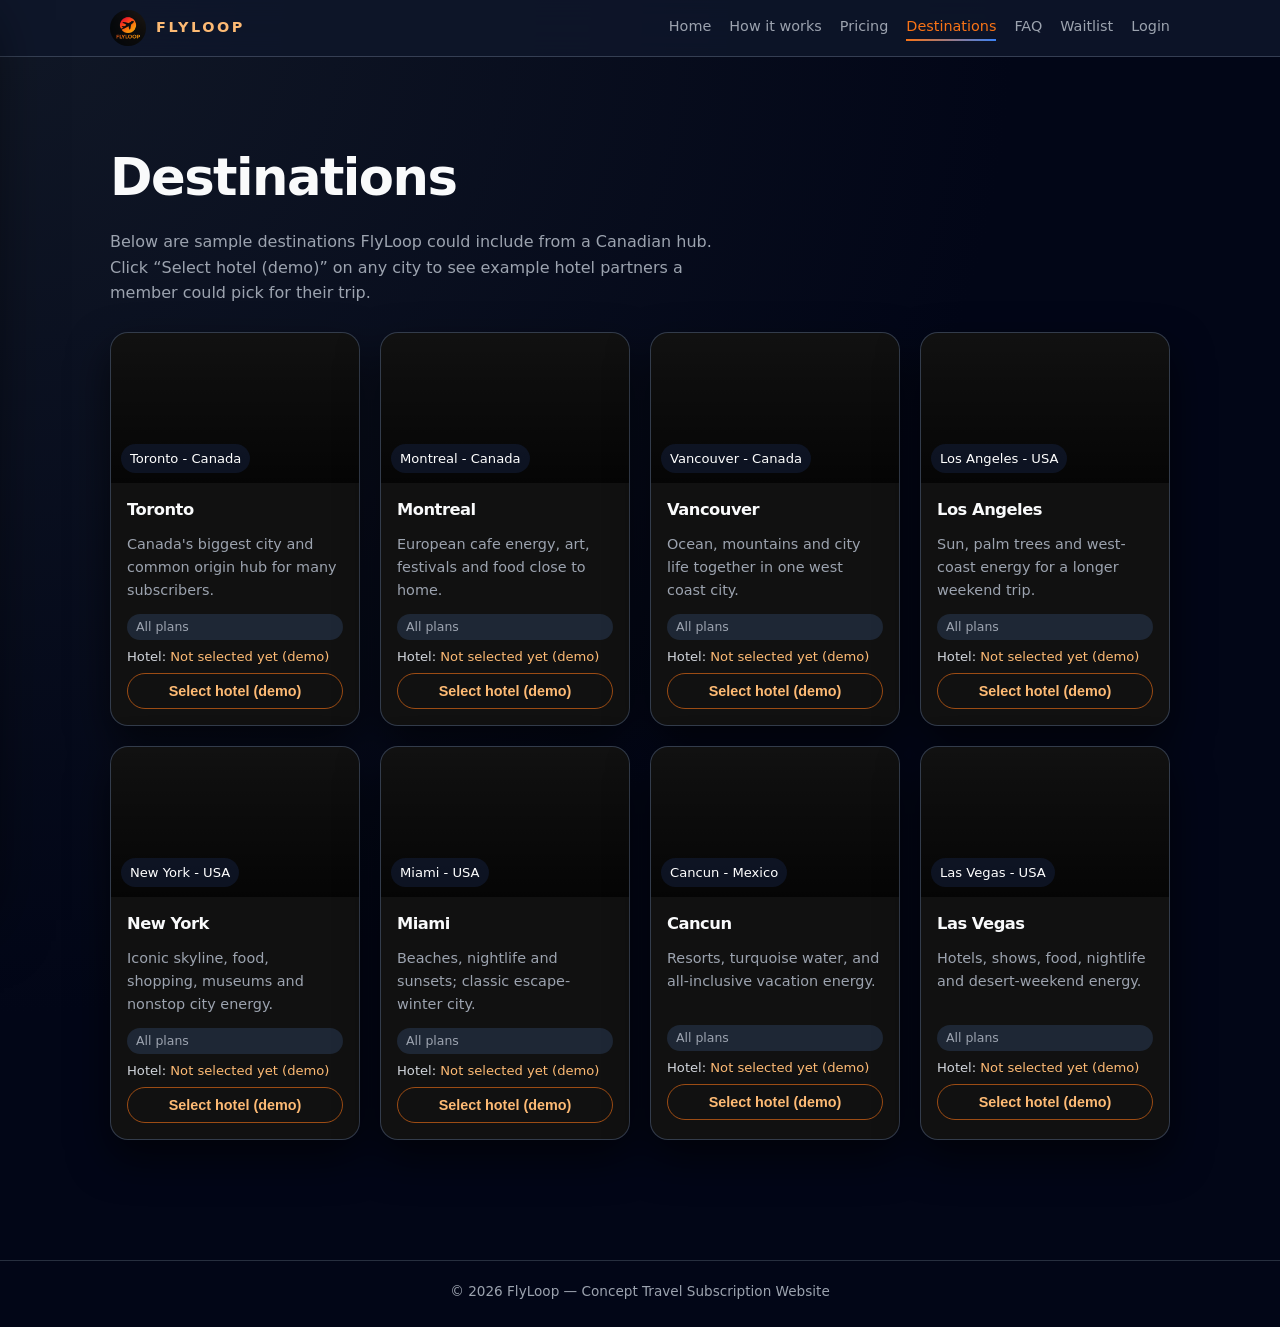
<file: destinations.html>
<!DOCTYPE html>
<html lang="en">
<head>
  <meta charset="UTF-8" />
  <title>Destinations – FlyLoop</title>
  <meta name="viewport" content="width=device-width, initial-scale=1" />
  <link rel="icon" type="image/png" href="favicon.png?v=1" />
  <link rel="apple-touch-icon" href="favicon.png?v=1" />

  <style>
    html { scroll-behavior: smooth; }

    :root {
      --bg: #050505;
      --surface: #111111;
      --surface-alt: #18181B;
      --primary: #F97316;      /* orange */
      --primary-soft: #FDBA74;
      --accent-blue: #3B82F6;  /* blue */
      --accent-red: #DC2626;   /* red (for small highlights) */
      --text: #F9FAFB;
      --muted: #9CA3AF;
      --border-subtle: rgba(148, 163, 184, 0.35);
      --radius-lg: 18px;
      --shadow-soft: 0 18px 40px rgba(0, 0, 0, 0.6);
    }

    * { box-sizing: border-box; }

    body {
      margin: 0;
      font-family: system-ui, -apple-system, BlinkMacSystemFont, "Inter", sans-serif;
      background: radial-gradient(circle at top left, #111827, #020617 55%);
      color: var(--text);
      line-height: 1.6;
    }

    a { text-decoration: none; color: inherit; }

    /* ANIMATIONS */
    @keyframes fadeUp {
      from { opacity: 0; transform: translateY(10px); }
      to { opacity: 1; transform: translateY(0); }
    }

    @keyframes fadeIn {
      from { opacity: 0; }
      to { opacity: 1; }
    }

    @keyframes glowPulse {
      0%   { box-shadow: 0 0 14px rgba(249, 115, 22, 0.5); }
      50%  { box-shadow: 0 0 24px rgba(59, 130, 246, 0.7); }
      100% { box-shadow: 0 0 14px rgba(249, 115, 22, 0.5); }
    }

    /* NAVBAR */
    header {
      position: sticky;
      top: 0;
      z-index: 100;
      background: rgba(15, 23, 42, 0.86);
      backdrop-filter: blur(18px);
      border-bottom: 1px solid rgba(148, 163, 184, 0.3);
      animation: fadeIn 0.5s ease-out both;
    }

    .nav {
      max-width: 1100px;
      margin: auto;
      padding: 10px 20px;
      display: flex;
      align-items: center;
      justify-content: space-between;
      gap: 16px;
    }

    .nav-left {
      display: flex;
      align-items: center;
      gap: 10px;
      min-width: 0;
    }

    .brand-home {
      display: flex;
      align-items: center;
      gap: 10px;
      min-width: 0;
      color: inherit;
    }

    .logo-mark {
      width: 36px;
      height: 36px;
      border-radius: 999px;
      background: #020617;
      animation: glowPulse 3s ease-in-out infinite;
      overflow: hidden;
      display: flex;
      align-items: center;
      justify-content: center;
      flex: 0 0 auto;
    }

    .logo-mark img {
      width: 100%;
      height: 100%;
      object-fit: cover;
      display: block;
    }

    .nav-title {
      font-weight: 800;
      letter-spacing: 0.18em;
      font-size: 0.9rem;
      text-transform: uppercase;
      color: var(--primary-soft);
      white-space: nowrap;
      overflow: hidden;
      text-overflow: ellipsis;
    }

    /* ✅ Desktop links: keep them RIGHT */
    .nav-links {
      display: flex;
      align-items: center;
      gap: 18px;
      font-size: 0.9rem;

      margin-left: auto;
      justify-content: flex-end;
      flex-wrap: nowrap;
      white-space: nowrap;
    }

    .nav-links a {
      color: var(--muted);
      font-weight: 500;
      position: relative;
      padding-bottom: 2px;
      white-space: nowrap;
    }

    .nav-links a::after {
      content: "";
      position: absolute;
      left: 0;
      bottom: 0;
      width: 0;
      height: 2px;
      background: linear-gradient(90deg, var(--primary), var(--accent-blue));
      transition: width 0.18s ease-out;
    }

    .nav-links a:hover::after { width: 100%; }
    .nav-links a:hover { color: var(--primary-soft); }
    .nav-links a.nav-active { color: var(--primary); }
    .nav-links a.nav-active::after { width: 100%; }

    /* ✅ Mobile menu button */
    .menu-btn {
      display: none;
      width: 42px;
      height: 42px;
      border-radius: 999px;
      border: 1px solid rgba(148, 163, 184, 0.35);
      background: rgba(2, 6, 23, 0.35);
      color: var(--text);
      cursor: pointer;
      font-size: 18px;
      line-height: 1;
      align-items: center;
      justify-content: center;
      flex: 0 0 auto;
    }

    .menu-btn:hover {
      border-color: rgba(249, 115, 22, 0.7);
      background: rgba(249, 115, 22, 0.08);
    }

    /* ✅ SIDEBAR (mobile only) */
    .sidebar-overlay {
      position: fixed;
      inset: 0;
      background: rgba(0, 0, 0, 0.55);
      backdrop-filter: blur(6px);
      opacity: 0;
      pointer-events: none;
      transition: opacity 0.2s ease-out;
      z-index: 300;
    }

    .sidebar {
      position: fixed;
      top: 0;
      left: 0;
      height: 100vh;
      width: min(86vw, 340px);
      background: rgba(2, 6, 23, 0.96);
      border-right: 1px solid rgba(148, 163, 184, 0.25);
      box-shadow: 0 20px 60px rgba(0,0,0,0.7);
      transform: translateX(-105%);
      transition: transform 0.22s ease-out;
      z-index: 310;
      padding: 14px;
      display: flex;
      flex-direction: column;
      gap: 14px;
    }

    .sidebar-header {
      display: flex;
      align-items: center;
      justify-content: space-between;
      gap: 10px;
      padding-bottom: 10px;
      border-bottom: 1px solid rgba(148, 163, 184, 0.2);
    }

    .sidebar-brand {
      display: flex;
      align-items: center;
      gap: 10px;
      min-width: 0;
    }

    .sidebar-title {
      font-weight: 800;
      letter-spacing: 0.14em;
      text-transform: uppercase;
      color: var(--primary-soft);
      font-size: 0.9rem;
      white-space: nowrap;
      overflow: hidden;
      text-overflow: ellipsis;
    }

    .sidebar-close {
      width: 40px;
      height: 40px;
      border-radius: 999px;
      border: 1px solid rgba(148, 163, 184, 0.35);
      background: rgba(2, 6, 23, 0.35);
      color: var(--text);
      cursor: pointer;
      font-size: 18px;
    }

    .sidebar-close:hover {
      border-color: rgba(249, 115, 22, 0.7);
      background: rgba(249, 115, 22, 0.08);
    }

    .sidebar-nav {
      display: grid;
      gap: 10px;
      padding-top: 6px;
    }

    .sidebar-nav a {
      display: flex;
      align-items: center;
      justify-content: space-between;
      gap: 12px;
      padding: 12px 12px;
      border-radius: 14px;
      border: 1px solid rgba(148, 163, 184, 0.22);
      background: rgba(15, 23, 42, 0.35);
      color: var(--text);
      font-weight: 600;
      font-size: 0.95rem;
    }

    .sidebar-nav a:hover {
      border-color: rgba(249, 115, 22, 0.6);
      background: rgba(249, 115, 22, 0.10);
    }

    .sidebar-nav a.active {
      border-color: rgba(249, 115, 22, 0.85);
      background: rgba(249, 115, 22, 0.14);
      color: var(--primary-soft);
    }

    body.sidebar-open .sidebar-overlay { opacity: 1; pointer-events: auto; }
    body.sidebar-open .sidebar { transform: translateX(0); }

    /* LAYOUT */
    section {
      padding: 80px 0;
      animation: fadeUp 0.6s ease-out both;
    }

    .container {
      max-width: 1100px;
      margin: auto;
      padding: 0 20px;
    }

    h1, h2, h3 {
      margin: 0 0 10px;
      letter-spacing: -0.03em;
    }

    h1 { font-size: clamp(2.5rem, 4vw, 3.2rem); }
    h2 { font-size: clamp(1.9rem, 3vw, 2.4rem); }
    p { margin: 0; }

    /* BUTTONS */
    .btn-primary,
    .btn-outline {
      padding: 9px 18px;
      border-radius: 999px;
      font-weight: 600;
      font-size: 0.9rem;
      display: inline-flex;
      align-items: center;
      justify-content: center;
      gap: 6px;
      cursor: pointer;
      transition: 0.2s;
      border: none;
      white-space: nowrap;
    }

    .btn-primary {
      background: linear-gradient(135deg, #F97316, #DC2626);
      color: #0B0B0F;
      box-shadow: 0 12px 30px rgba(248, 113, 22, 0.55);
    }

    .btn-primary:hover {
      transform: translateY(-2px) scale(1.01);
      box-shadow: 0 16px 40px rgba(248, 113, 22, 0.7);
    }

    .btn-outline {
      background: transparent;
      color: var(--primary-soft);
      border: 1px solid rgba(249, 115, 22, 0.6);
    }

    .btn-outline:hover { background: rgba(249, 115, 22, 0.1); }

    /* DESTINATIONS GRID */
    .dest-grid {
      display: grid;
      grid-template-columns: repeat(auto-fit, minmax(240px, 1fr));
      gap: 20px;
      margin-top: 26px;
    }

    .dest-card {
      background: var(--surface);
      border-radius: 18px;
      overflow: hidden;
      box-shadow: var(--shadow-soft);
      border: 1px solid rgba(55, 65, 81, 0.9);
      transition: transform 0.18s ease, box-shadow 0.18s ease;
      animation: fadeUp 0.7s ease-out both;
      display: flex;
      flex-direction: column;
      height: 100%;
    }

    .dest-card:hover {
      transform: translateY(-4px);
      box-shadow: 0 18px 40px rgba(0, 0, 0, 0.85);
    }

    .dest-photo {
      height: 150px;
      background-size: cover;
      background-position: center;
      position: relative;
    }

    .dest-photo::after {
      content: "";
      position: absolute;
      inset: 0;
      background: linear-gradient(to top, rgba(0, 0, 0, 0.7), transparent);
    }

    .dest-photo-label {
      position: absolute;
      left: 10px;
      bottom: 10px;
      z-index: 1;
      color: #fff;
      font-size: 0.82rem;
      padding: 4px 9px;
      border-radius: 999px;
      background: rgba(15, 23, 42, 0.8);
    }

    .dest-body {
      padding: 14px 16px 16px;
      font-size: 0.9rem;
      color: var(--muted);
      display: flex;
      flex-direction: column;
      gap: 6px;
      flex: 1;
    }

    .dest-body h3 {
      margin-bottom: 4px;
      font-size: 1.02rem;
      color: var(--text);
    }

    .dest-body p {
      min-height: 4.6em;
    }

    .dest-tier {
      display: inline-flex;
      align-items: center;
      gap: 6px;
      padding: 3px 9px;
      border-radius: 999px;
      background: rgba(31, 41, 55, 0.95);
      font-size: 0.78rem;
      margin-top: 6px;
    }

    .hotel-summary { font-size: 0.82rem; color: #d1d5db; }
    .hotel-summary span { color: var(--primary-soft); font-weight: 500; }

    /* HOTEL MODAL */
    .hotel-modal-backdrop {
      position: fixed;
      inset: 0;
      background: rgba(15, 23, 42, 0.78);
      display: none;
      align-items: flex-start;
      justify-content: center;
      padding: 60px 16px 30px;
      z-index: 220; /* stays under sidebar z-index */
    }

    .hotel-modal {
      max-width: 520px;
      width: 100%;
      background: var(--surface);
      border-radius: 20px;
      padding: 20px 20px 18px;
      box-shadow: var(--shadow-soft);
      border: 1px solid rgba(148, 163, 184, 0.6);
    }

    .hotel-modal h2 { font-size: 1.4rem; margin-bottom: 4px; }
    .hotel-modal p { font-size: 0.9rem; color: var(--muted); margin-bottom: 12px; }

    .hotel-option {
      border-radius: 14px;
      border: 1px solid rgba(55, 65, 81, 0.9);
      padding: 10px 11px;
      margin-bottom: 8px;
      display: flex;
      gap: 10px;
      align-items: flex-start;
      cursor: pointer;
      background: rgba(15, 23, 42, 0.8);
    }

    .hotel-option:hover { border-color: var(--primary); }
    .hotel-option input { margin-top: 18px; flex-shrink: 0; }

    .hotel-meta { display: flex; gap: 10px; align-items: flex-start; }

    .hotel-image {
      width: 80px;
      height: 60px;
      border-radius: 10px;
      object-fit: cover;
      flex-shrink: 0;
    }

    .hotel-meta-text { font-size: 0.85rem; color: var(--muted); }
    .hotel-meta-text strong { color: var(--text); display: block; margin-bottom: 2px; }

    .hotel-modal-actions {
      margin-top: 12px;
      display: flex;
      justify-content: flex-end;
      gap: 8px;
    }

    .btn-ghost {
      padding: 8px 14px;
      border-radius: 999px;
      border: 1px solid rgba(148, 163, 184, 0.6);
      background: transparent;
      color: #e5e7eb;
      cursor: pointer;
      font-size: 0.85rem;
    }

    .btn-ghost:hover { background: rgba(148, 163, 184, 0.12); }

    /* FOOTER */
    footer {
      background: #020617;
      border-top: 1px solid rgba(55, 65, 81, 0.7);
      padding: 20px 0 24px;
      margin-top: 40px;
      font-size: 0.85rem;
      color: var(--muted);
    }

    footer .container { text-align: center; }

    /* RESPONSIVE */
    @media (max-width: 720px) {
      .nav { padding: 10px 12px; }
      .nav-links { display: none; }
      .menu-btn { display: inline-flex; }
      body.sidebar-open { overflow: hidden; }
      .nav-title { font-size: 0.85rem; letter-spacing: 0.14em; }
    }
  </style>
</head>

<body>

  <!-- ✅ Sidebar overlay + panel -->
  <div class="sidebar-overlay" id="sidebarOverlay" aria-hidden="true"></div>

  <aside class="sidebar" id="sidebar" aria-label="Mobile sidebar navigation">
    <div class="sidebar-header">
      <a href="index.html" class="sidebar-brand" aria-label="FlyLoop home"><div class="logo-mark" style="animation:none;"><img src="logo.png?v=2" alt="FlyLoop logo" /></div><div class="sidebar-title">FlyLoop</div></a>
      <button class="sidebar-close" id="sidebarClose" aria-label="Close menu">✕</button>
    </div>

    <nav class="sidebar-nav">
      <a href="index.html">Home</a>
      <a href="how.html">How it works</a>
      <a href="pricing.html">Pricing</a>
      <a href="destinations.html" class="active">Destinations</a>
      <a href="faq.html">FAQ</a>
      <a href="waitlist.html">Waitlist</a>
      <a href="login.html">Login</a>
    </nav>
  </aside>

<header>
  <div class="nav">
    <div class="nav-left">
      <button class="menu-btn" id="menuBtn" aria-label="Open menu" aria-controls="sidebar" aria-expanded="false">☰</button>

      <a href="index.html" class="brand-home" aria-label="FlyLoop home"><div class="logo-mark"><img src="logo.png?v=2" alt="FlyLoop logo" /></div><div class="nav-title">FLYLOOP</div></a>
    </div>

    <nav class="nav-links">
      <a href="index.html">Home</a>
      <a href="how.html">How it works</a>
      <a href="pricing.html">Pricing</a>
      <a href="destinations.html" class="nav-active">Destinations</a>
      <a href="faq.html">FAQ</a>
      <a href="waitlist.html">Waitlist</a>
      <a href="login.html">Login</a>
    </nav>
  </div>
</header>

<section>
  <div class="container">
    <h1>Destinations</h1>
    <p style="color: var(--muted); max-width: 620px; margin-bottom: 26px;">
      Below are sample destinations FlyLoop could include from a Canadian hub.
      Click “Select hotel (demo)” on any city to see example hotel partners a
      member could pick for their trip.
    </p>

    <div class="dest-grid">

      <div class="dest-card">
        <div class="dest-photo" style="background-image:url('https://yfcfredericton.ca/wp-content/uploads/Toronto-skyline-Instagram-1024x1024.jpg');">
          <span class="dest-photo-label">Toronto - Canada</span>
        </div>
        <div class="dest-body">
          <h3>Toronto</h3>
          <p>Canada's biggest city and common origin hub for many subscribers.</p>
          <div class="dest-tier">All plans</div>
          <div class="hotel-summary">
            Hotel: <span class="selected-hotel">Not selected yet (demo)</span>
          </div>
          <button class="btn-outline hotel-btn" data-dest="toronto">Select hotel (demo)</button>
        </div>
      </div>

      <div class="dest-card">
        <div class="dest-photo" style="background-image:url('https://travel.home.sndimg.com/content/dam/images/travel/stock/2016/11/3/0/GettyImages-Holger-Mette-514723348-place-d-armes-montreal.jpg.rend.hgtvcom.1280.960.suffix/1491594537290.jpeg');">
          <span class="dest-photo-label">Montreal - Canada</span>
        </div>
        <div class="dest-body">
          <h3>Montreal</h3>
          <p>European cafe energy, art, festivals and food close to home.</p>
          <div class="dest-tier">All plans</div>
          <div class="hotel-summary">
            Hotel: <span class="selected-hotel">Not selected yet (demo)</span>
          </div>
          <button class="btn-outline hotel-btn" data-dest="montreal">Select hotel (demo)</button>
        </div>
      </div>

      <div class="dest-card">
        <div class="dest-photo" style="background-image:url('https://www.civitatis.com/blog/wp-content/uploads/2020/12/vista-panoramica-vancouver.jpg');">
          <span class="dest-photo-label">Vancouver - Canada</span>
        </div>
        <div class="dest-body">
          <h3>Vancouver</h3>
          <p>Ocean, mountains and city life together in one west coast city.</p>
          <div class="dest-tier">All plans</div>
          <div class="hotel-summary">
            Hotel: <span class="selected-hotel">Not selected yet (demo)</span>
          </div>
          <button class="btn-outline hotel-btn" data-dest="vancouver">Select hotel (demo)</button>
        </div>
      </div>

      <div class="dest-card">
        <div class="dest-photo" style="background-image:url('https://tse2.mm.bing.net/th/id/OIP.1ics56Eb0BScWdiP082u-wHaE8?rs=1&pid=ImgDetMain&o=7&rm=3');">
          <span class="dest-photo-label">Los Angeles - USA</span>
        </div>
        <div class="dest-body">
          <h3>Los Angeles</h3>
          <p>Sun, palm trees and west-coast energy for a longer weekend trip.</p>
          <div class="dest-tier">All plans</div>
          <div class="hotel-summary">
            Hotel: <span class="selected-hotel">Not selected yet (demo)</span>
          </div>
          <button class="btn-outline hotel-btn" data-dest="la">Select hotel (demo)</button>
        </div>
      </div>

      <div class="dest-card">
        <div class="dest-photo" style="background-image:url('https://images.unsplash.com/photo-1534430480872-3498386e7856?auto=format&fit=crop&w=1200&q=70');">
          <span class="dest-photo-label">New York - USA</span>
        </div>
        <div class="dest-body">
          <h3>New York</h3>
          <p>Iconic skyline, food, shopping, museums and nonstop city energy.</p>
          <div class="dest-tier">All plans</div>
          <div class="hotel-summary">
            Hotel: <span class="selected-hotel">Not selected yet (demo)</span>
          </div>
          <button class="btn-outline hotel-btn" data-dest="newyork">Select hotel (demo)</button>
        </div>
      </div>

      <div class="dest-card">
        <div class="dest-photo" style="background-image:url('https://th.bing.com/th/id/R.688a377e70ab56bfe74c3cb66d45a0e4?rik=h178sf7UHB3qHQ&pid=ImgRaw&r=0');">
          <span class="dest-photo-label">Miami - USA</span>
        </div>
        <div class="dest-body">
          <h3>Miami</h3>
          <p>Beaches, nightlife and sunsets; classic escape-winter city.</p>
          <div class="dest-tier">All plans</div>
          <div class="hotel-summary">
            Hotel: <span class="selected-hotel">Not selected yet (demo)</span>
          </div>
          <button class="btn-outline hotel-btn" data-dest="miami">Select hotel (demo)</button>
        </div>
      </div>

      <div class="dest-card">
        <div class="dest-photo" style="background-image:url('https://images.odigoo.com/images/posts/que-hacer-en-cancun-35-actividades-para-tu-viaje/que-hacer-en-cancun-35-actividades-para-tu-viaje-header.jpg');">
          <span class="dest-photo-label">Cancun - Mexico</span>
        </div>
        <div class="dest-body">
          <h3>Cancun</h3>
          <p>Resorts, turquoise water, and all-inclusive vacation energy.</p>
          <div class="dest-tier">All plans</div>
          <div class="hotel-summary">
            Hotel: <span class="selected-hotel">Not selected yet (demo)</span>
          </div>
          <button class="btn-outline hotel-btn" data-dest="cancun">Select hotel (demo)</button>
        </div>
      </div>

      <div class="dest-card">
        <div class="dest-photo" style="background-image:url('https://images.unsplash.com/photo-1605833556294-ea5c7a74f57d?auto=format&fit=crop&w=1200&q=70');">
          <span class="dest-photo-label">Las Vegas - USA</span>
        </div>
        <div class="dest-body">
          <h3>Las Vegas</h3>
          <p>Hotels, shows, food, nightlife and desert-weekend energy.</p>
          <div class="dest-tier">All plans</div>
          <div class="hotel-summary">
            Hotel: <span class="selected-hotel">Not selected yet (demo)</span>
          </div>
          <button class="btn-outline hotel-btn" data-dest="vegas">Select hotel (demo)</button>
        </div>
      </div>

    </div>  </div>
</section>

<!-- HOTEL SELECTION MODAL (DEMO) -->
<div class="hotel-modal-backdrop" id="hotelModal">
  <div class="hotel-modal">
    <h2 id="hotelModalTitle">Choose your hotel</h2>
    <p id="hotelModalSubtitle">
      These are example partner hotels FlyLoop could work with. In a real product,
      availability and pricing would be loaded from the booking engine.
    </p>

    <form id="hotelOptions"></form>

    <div class="hotel-modal-actions">
      <button type="button" class="btn-ghost" id="hotelCancel">Cancel</button>
      <button type="button" class="btn-primary" id="hotelSave">Save selection (demo)</button>
    </div>
  </div>
</div>

<footer>
  <div class="container">
    © 2026 FlyLoop — Concept Travel Subscription Website
  </div>
</footer>

<script>
  // ✅ Sidebar open/close
  (function () {
    const body = document.body;
    const menuBtn = document.getElementById("menuBtn");
    const sidebar = document.getElementById("sidebar");
    const overlay = document.getElementById("sidebarOverlay");
    const closeBtn = document.getElementById("sidebarClose");

    function openSidebar() {
      body.classList.add("sidebar-open");
      menuBtn?.setAttribute("aria-expanded", "true");
      overlay?.setAttribute("aria-hidden", "false");
    }

    function closeSidebar() {
      body.classList.remove("sidebar-open");
      menuBtn?.setAttribute("aria-expanded", "false");
      overlay?.setAttribute("aria-hidden", "true");
    }

    menuBtn?.addEventListener("click", openSidebar);
    closeBtn?.addEventListener("click", closeSidebar);
    overlay?.addEventListener("click", closeSidebar);

    document.addEventListener("keydown", (e) => {
      if (e.key === "Escape") closeSidebar();
    });

    sidebar?.addEventListener("click", (e) => {
      const target = e.target;
      if (target && target.tagName === "A") closeSidebar();
    });
  })();

  // Simple hotel data per destination (static demo)
  const HOTEL_DATA = {
    toronto: [
      {
        name: "Harbourfront Skyline Hotel",
        tagline: "Waterfront - 4 star boutique",
        note: "Walkable to CN Tower and the entertainment district.",
        image: "https://images.unsplash.com/photo-1522708323590-d24dbb6b0267?auto=format&fit=crop&w=1200&q=60"
      },
      {
        name: "Union Station City Stay",
        tagline: "Downtown core - 3 star plus",
        note: "Ideal for quick weekend trips from YYZ.",
        image: "https://images.unsplash.com/photo-1507089947368-19c1da9775ae?auto=format&fit=crop&w=1200&q=60"
      }
    ],
    montreal: [
      {
        name: "Old Port Stone House Hotel",
        tagline: "Old Montreal - 4 star",
        note: "Cobblestone streets, cafes and galleries.",
        image: "https://images.unsplash.com/photo-1522708323590-d24dbb6b0267?auto=format&fit=crop&w=1200&q=60"
      },
      {
        name: "Plateau Artist Loft Hotel",
        tagline: "Plateau - 3 star",
        note: "Young, creative area with bars and parks.",
        image: "https://images.unsplash.com/photo-1507089947368-19c1da9775ae?auto=format&fit=crop&w=1200&q=60"
      }
    ],
    vancouver: [
      {
        name: "Harbour & Mountains Hotel",
        tagline: "Coal Harbour - 4 star",
        note: "Views of water and mountains together.",
        image: "https://images.unsplash.com/photo-1501555088652-021faa106b9b?auto=format&fit=crop&w=1200&q=60"
      },
      {
        name: "Gastown Loft Stay",
        tagline: "Historic streets - 3 star",
        note: "Brick alleys, coffee shops and boutiques.",
        image: "https://images.unsplash.com/photo-1496417263034-38ec4f0b665a?auto=format&fit=crop&w=1200&q=60"
      }
    ],
    la: [
      {
        name: "Sunset Strip Studio Hotel",
        tagline: "West Hollywood - 4 star",
        note: "Perfect for nightlife and restaurants.",
        image: "https://images.unsplash.com/photo-1501117716987-c8e1ecb210ff?auto=format&fit=crop&w=1200&q=60"
      },
      {
        name: "Santa Monica Breeze Inn",
        tagline: "Near the beach - 3 star plus",
        note: "Relaxed, walkable, classic Los Angeles vibe.",
        image: "https://images.unsplash.com/photo-1506744038136-46273834b3fb?auto=format&fit=crop&w=1200&q=60"
      }
    ],
    newyork: [
      {
        name: "Midtown Skyline Hotel",
        tagline: "Manhattan - 4 star",
        note: "Easy access to Broadway, museums and shopping.",
        image: "https://images.unsplash.com/photo-1522708323590-d24dbb6b0267?auto=format&fit=crop&w=1200&q=60"
      },
      {
        name: "Brooklyn Bridge Boutique Stay",
        tagline: "Brooklyn - 3 star plus",
        note: "Neighbourhood food, skyline views and subway access.",
        image: "https://images.unsplash.com/photo-1507089947368-19c1da9775ae?auto=format&fit=crop&w=1200&q=60"
      }
    ],
    miami: [
      {
        name: "Oceanfront Bay Resort",
        tagline: "South Beach - 4 star",
        note: "Pool, rooftop bar, easy beach access.",
        image: "https://images.unsplash.com/photo-1501555088652-021faa106b9b?auto=format&fit=crop&w=1200&q=60"
      },
      {
        name: "Wynwood Casa Suites",
        tagline: "Cultural hub - 3 star plus",
        note: "Colorful neighbourhood, food and music.",
        image: "https://images.unsplash.com/photo-1496417263034-38ec4f0b665a?auto=format&fit=crop&w=1200&q=60"
      }
    ],
    cancun: [
      {
        name: "Turquoise Reef All-Inclusive",
        tagline: "Beachfront - 4 star",
        note: "Buffet, pools and activities all included.",
        image: "https://images.unsplash.com/photo-1501555088652-021faa106b9b?auto=format&fit=crop&w=1200&q=60"
      },
      {
        name: "Lagoon Sunset Boutique",
        tagline: "Chill boutique - 4 star",
        note: "Quieter vibe with design-focused rooms.",
        image: "https://images.unsplash.com/photo-1496417263034-38ec4f0b665a?auto=format&fit=crop&w=1200&q=60"
      }
    ],
    vegas: [
      {
        name: "Strip Lights Resort",
        tagline: "Las Vegas Strip - 4 star",
        note: "Shows, dining and nightlife within walking distance.",
        image: "https://images.unsplash.com/photo-1501117716987-c8e1ecb210ff?auto=format&fit=crop&w=1200&q=60"
      },
      {
        name: "Desert Pool Boutique",
        tagline: "Off-Strip - 3 star plus",
        note: "A calmer stay with pool time and quick rideshare access.",
        image: "https://images.unsplash.com/photo-1506744038136-46273834b3fb?auto=format&fit=crop&w=1200&q=60"
      }
    ]
  };
  const modal = document.getElementById("hotelModal");
  const hotelOptionsContainer = document.getElementById("hotelOptions");
  const hotelSaveBtn = document.getElementById("hotelSave");
  const hotelCancelBtn = document.getElementById("hotelCancel");

  let currentHotelSpan = null;

  function openHotelModal(destKey, spanElement, cityName) {
    currentHotelSpan = spanElement;

    const hotels = HOTEL_DATA[destKey] || [];
    hotelOptionsContainer.innerHTML = "";

    hotels.forEach((hotel, index) => {
      const optionId = `hotel-${destKey}-${index}`;

      const wrapper = document.createElement("label");
      wrapper.className = "hotel-option";
      wrapper.htmlFor = optionId;

      wrapper.innerHTML = `
        <input type="radio" name="hotelChoice" id="${optionId}" value="${hotel.name}" ${index === 0 ? "checked" : ""}>
        <div class="hotel-meta">
          <img src="${hotel.image}" alt="${hotel.name}" class="hotel-image">
          <div class="hotel-meta-text">
            <strong>${hotel.name}</strong>
            <div>${hotel.tagline}</div>
            <div>${hotel.note}</div>
          </div>
        </div>
      `;

      hotelOptionsContainer.appendChild(wrapper);
    });

    document.getElementById("hotelModalTitle").textContent = `Select a hotel for ${cityName}`;
    modal.style.display = "flex";
  }

  function closeHotelModal() {
    modal.style.display = "none";
    currentHotelSpan = null;
  }

  document.querySelectorAll(".hotel-btn").forEach(btn => {
    btn.addEventListener("click", () => {
      const destKey = btn.getAttribute("data-dest");
      const card = btn.closest(".dest-card");
      const span = card.querySelector(".selected-hotel");
      const cityName = card.querySelector("h3").textContent.trim();
      openHotelModal(destKey, span, cityName);
    });
  });

  hotelSaveBtn.addEventListener("click", () => {
    if (!currentHotelSpan) return closeHotelModal();
    const checked = hotelOptionsContainer.querySelector("input[name='hotelChoice']:checked");
    if (checked) currentHotelSpan.textContent = `${checked.value} (saved in demo)`;
    closeHotelModal();
  });

  hotelCancelBtn.addEventListener("click", closeHotelModal);
  modal.addEventListener("click", (e) => { if (e.target === modal) closeHotelModal(); });
</script>

</body>
</html>
</file>
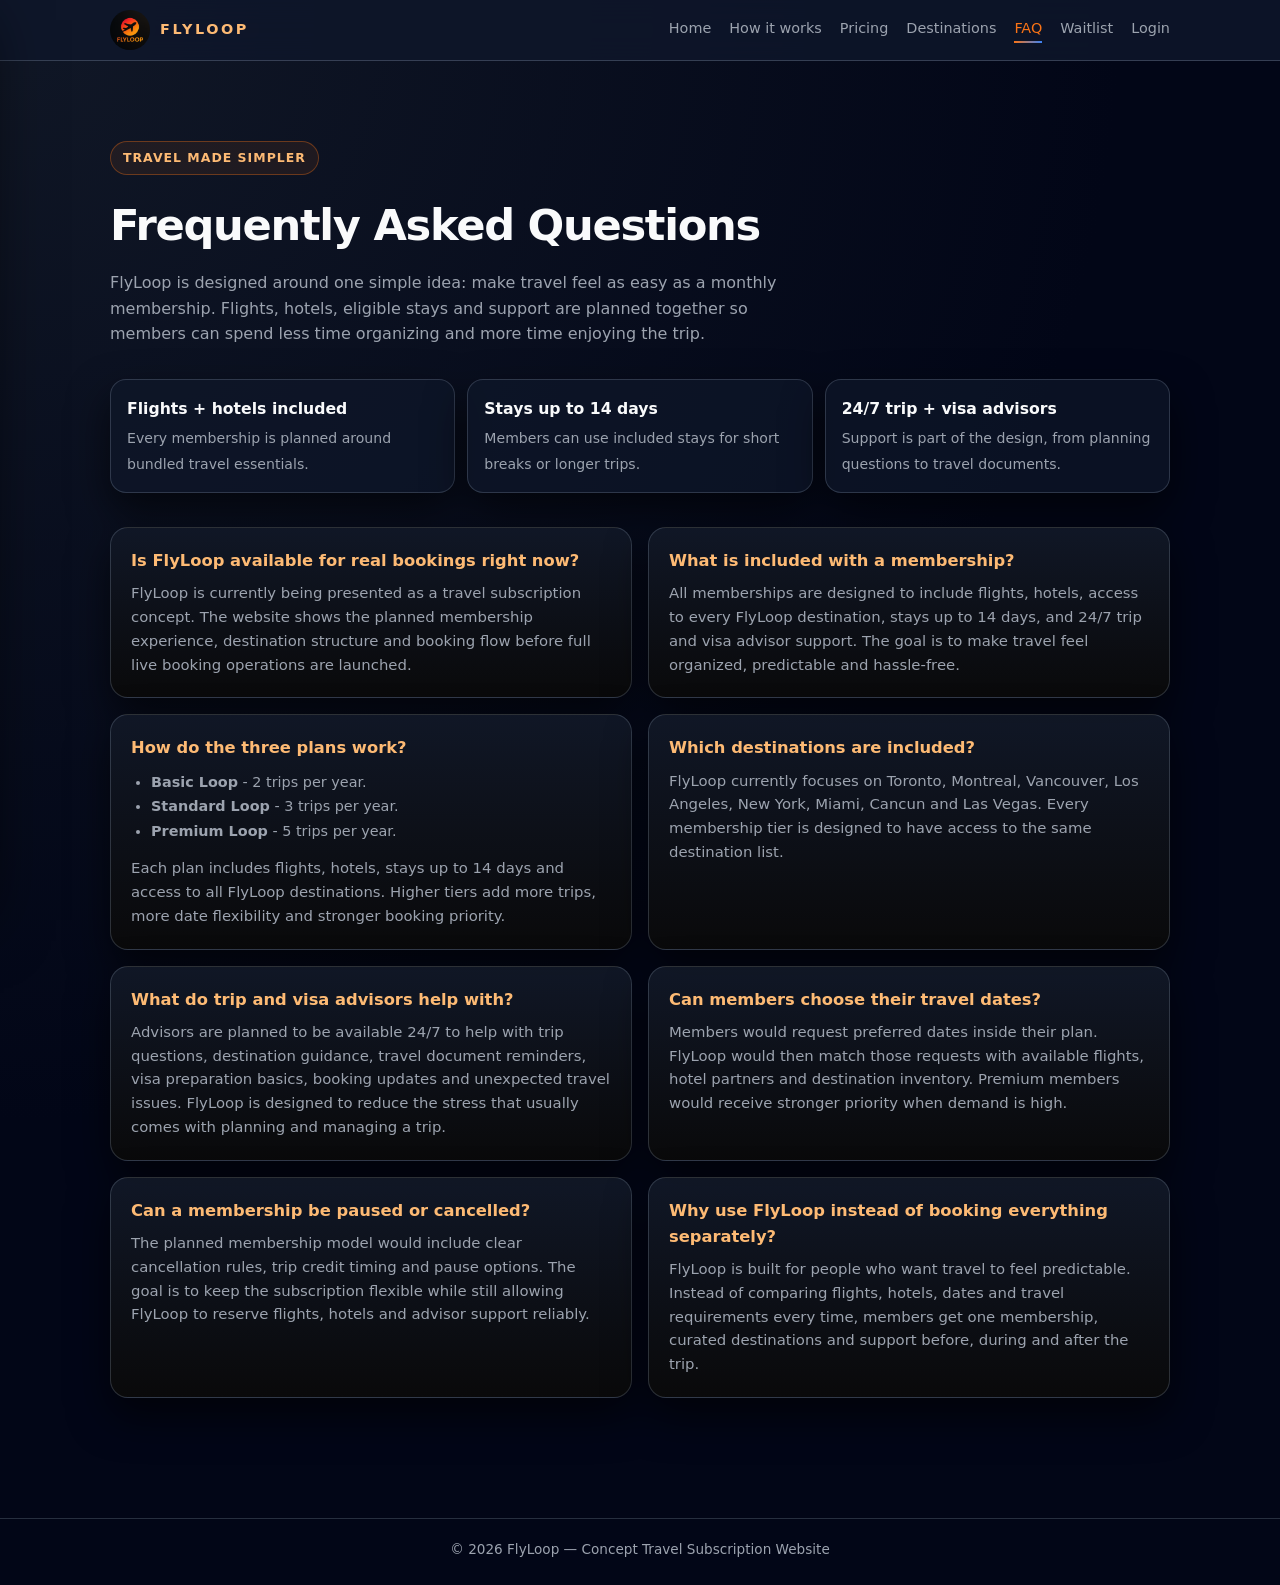
<file: faq.html>
<!DOCTYPE html>
<html lang="en">
<head>
  <meta charset="UTF-8" />
  <title>FAQ &ndash; FlyLoop</title>
  <meta name="viewport" content="width=device-width, initial-scale=1" />
  <link rel="icon" type="image/png" href="favicon.png?v=1" />
  <link rel="apple-touch-icon" href="favicon.png?v=1" />
  <meta
    name="description"
    content="Frequently asked questions about FlyLoop memberships, included trips, hotels, destinations, and 24/7 trip and visa advisor support."
  />

  <style>
    html { scroll-behavior: smooth; }

    :root {
      --bg: #050505;
      --surface: #111111;
      --surface-alt: #18181B;
      --primary: #F97316;      /* orange */
      --primary-soft: #FDBA74;
      --accent-blue: #3B82F6;  /* blue */
      --accent-red: #DC2626;   /* red (for small highlights) */
      --text: #F9FAFB;
      --muted: #9CA3AF;
      --border-subtle: rgba(148, 163, 184, 0.35);
      --radius-lg: 18px;
      --shadow-soft: 0 18px 40px rgba(0, 0, 0, 0.6);
    }

    * { box-sizing: border-box; }

    body {
      margin: 0;
      font-family: system-ui, -apple-system, BlinkMacSystemFont, "Inter", sans-serif;
      background: radial-gradient(circle at top left, #111827, #020617 55%);
      color: var(--text);
      line-height: 1.6;
    }

    a { text-decoration: none; color: inherit; }

    /* ANIMATIONS */
    @keyframes fadeUp {
      from { opacity: 0; transform: translateY(10px); }
      to   { opacity: 1; transform: translateY(0); }
    }

    @keyframes fadeIn {
      from { opacity: 0; }
      to   { opacity: 1; }
    }

    @keyframes glowPulse {
      0%   { box-shadow: 0 0 14px rgba(249, 115, 22, 0.5); }
      50%  { box-shadow: 0 0 24px rgba(59, 130, 246, 0.7); }
      100% { box-shadow: 0 0 14px rgba(249, 115, 22, 0.5); }
    }

    /* NAVBAR */
    header {
      position: sticky;
      top: 0;
      z-index: 100;
      background: rgba(15, 23, 42, 0.86);
      backdrop-filter: blur(18px);
      border-bottom: 1px solid rgba(148, 163, 184, 0.3);
      animation: fadeIn 0.5s ease-out both;
    }

    .nav {
      max-width: 1100px;
      margin: auto;
      padding: 10px 20px;
      display: flex;
      align-items: center;
      justify-content: space-between;
      gap: 16px;
    }

    .nav-left {
      display: flex;
      align-items: center;
      gap: 10px;
      min-width: 0;
    }

    .brand-home {
      display: flex;
      align-items: center;
      gap: 10px;
      min-width: 0;
      color: inherit;
    }

    /* ✅ Mobile menu button */
    .menu-btn {
      display: none;
      width: 42px;
      height: 42px;
      border-radius: 999px;
      border: 1px solid rgba(148, 163, 184, 0.35);
      background: rgba(2, 6, 23, 0.35);
      color: var(--text);
      cursor: pointer;
      font-size: 18px;
      line-height: 1;
      align-items: center;
      justify-content: center;
      flex: 0 0 auto;
    }
    .menu-btn:hover {
      border-color: rgba(249, 115, 22, 0.7);
      background: rgba(249, 115, 22, 0.08);
    }

    /* CLEAN LOGO (matching other pages) */
    .logo-mark {
      width: 40px;
      height: 40px;
      border-radius: 999px;
      overflow: hidden;
      display: flex;
      align-items: center;
      justify-content: center;
      background: #020617;
      animation: glowPulse 3s ease-in-out infinite;
      flex: 0 0 auto;
    }

    .logo-mark img {
      width: 100%;
      height: 100%;
      object-fit: cover;
      display: block;
    }

    .nav-title {
      font-weight: 800;
      letter-spacing: 0.18em;
      font-size: 0.9rem;
      text-transform: uppercase;
      color: var(--primary-soft);
      white-space: nowrap;
      overflow: hidden;
      text-overflow: ellipsis;
    }

    .nav-links {
      display: flex;
      align-items: center;
      flex-wrap: wrap;
      gap: 18px;
      font-size: 0.9rem;
      margin-left: auto;
      justify-content: flex-end;
      white-space: nowrap;
    }

    .nav-links a {
      color: var(--muted);
      font-weight: 500;
      position: relative;
      padding-bottom: 2px;
      white-space: nowrap;
    }

    .nav-links a::after {
      content: "";
      position: absolute;
      left: 0;
      bottom: 0;
      width: 0;
      height: 2px;
      background: linear-gradient(90deg, var(--primary), var(--accent-blue));
      transition: width 0.18s ease-out;
    }

    .nav-links a:hover::after { width: 100%; }
    .nav-links a:hover { color: var(--primary-soft); }
    .nav-links a.nav-active { color: var(--primary); }
    .nav-links a.nav-active::after { width: 100%; }

    /* ✅ SIDEBAR (mobile only) */
    .sidebar-overlay {
      position: fixed;
      inset: 0;
      background: rgba(0, 0, 0, 0.55);
      backdrop-filter: blur(6px);
      opacity: 0;
      pointer-events: none;
      transition: opacity 0.2s ease-out;
      z-index: 300;
    }

    .sidebar {
      position: fixed;
      top: 0;
      left: 0;
      height: 100vh;
      width: min(86vw, 340px);
      background: rgba(2, 6, 23, 0.96);
      border-right: 1px solid rgba(148, 163, 184, 0.25);
      box-shadow: 0 20px 60px rgba(0,0,0,0.7);
      transform: translateX(-105%);
      transition: transform 0.22s ease-out;
      z-index: 310;
      padding: 14px;
      display: flex;
      flex-direction: column;
      gap: 14px;
    }

    .sidebar-header {
      display: flex;
      align-items: center;
      justify-content: space-between;
      gap: 10px;
      padding-bottom: 10px;
      border-bottom: 1px solid rgba(148, 163, 184, 0.2);
    }

    .sidebar-brand {
      display: flex;
      align-items: center;
      gap: 10px;
      min-width: 0;
    }

    .sidebar-title {
      font-weight: 800;
      letter-spacing: 0.14em;
      text-transform: uppercase;
      color: var(--primary-soft);
      font-size: 0.9rem;
      white-space: nowrap;
      overflow: hidden;
      text-overflow: ellipsis;
    }

    .sidebar-close {
      width: 40px;
      height: 40px;
      border-radius: 999px;
      border: 1px solid rgba(148, 163, 184, 0.35);
      background: rgba(2, 6, 23, 0.35);
      color: var(--text);
      cursor: pointer;
      font-size: 18px;
    }

    .sidebar-close:hover {
      border-color: rgba(249, 115, 22, 0.7);
      background: rgba(249, 115, 22, 0.08);
    }

    .sidebar-nav {
      display: grid;
      gap: 10px;
      padding-top: 6px;
    }

    .sidebar-nav a {
      display: flex;
      align-items: center;
      justify-content: space-between;
      gap: 12px;
      padding: 12px 12px;
      border-radius: 14px;
      border: 1px solid rgba(148, 163, 184, 0.22);
      background: rgba(15, 23, 42, 0.35);
      color: var(--text);
      font-weight: 600;
      font-size: 0.95rem;
    }

    .sidebar-nav a:hover {
      border-color: rgba(249, 115, 22, 0.6);
      background: rgba(249, 115, 22, 0.10);
    }

    .sidebar-nav a.active {
      border-color: rgba(249, 115, 22, 0.85);
      background: rgba(249, 115, 22, 0.14);
      color: var(--primary-soft);
    }

    body.sidebar-open .sidebar-overlay { opacity: 1; pointer-events: auto; }
    body.sidebar-open .sidebar { transform: translateX(0); }

    /* LAYOUT */
    section {
      padding: 80px 0;
      animation: fadeUp 0.6s ease-out both;
    }

    .container {
      max-width: 1100px;
      margin: auto;
      padding: 0 20px;
    }

    h1, h2, h3 {
      margin: 0 0 10px;
      letter-spacing: -0.03em;
    }

    h1 { font-size: clamp(2.3rem, 3.5vw, 2.7rem); }
    p  { margin: 0; }

    /* FAQ */
    .faq-hero {
      max-width: 760px;
      margin-bottom: 32px;
    }

    .eyebrow {
      display: inline-flex;
      align-items: center;
      gap: 8px;
      padding: 6px 12px;
      border-radius: 999px;
      border: 1px solid rgba(249, 115, 22, 0.35);
      background: rgba(249, 115, 22, 0.08);
      color: var(--primary-soft);
      font-size: 0.78rem;
      font-weight: 800;
      letter-spacing: 0.08em;
      text-transform: uppercase;
      margin-bottom: 16px;
    }

    .intro {
      color: var(--muted);
      max-width: 680px;
      margin-top: 10px;
      font-size: 1rem;
    }

    .support-strip {
      display: grid;
      grid-template-columns: repeat(3, minmax(0, 1fr));
      gap: 12px;
      margin: 26px 0 34px;
    }

    .support-pill {
      border: 1px solid rgba(148, 163, 184, 0.25);
      background: rgba(15, 23, 42, 0.7);
      border-radius: 16px;
      padding: 16px;
      box-shadow: var(--shadow-soft);
    }

    .support-pill strong {
      display: block;
      color: var(--text);
      font-size: 0.98rem;
      margin-bottom: 4px;
    }

    .support-pill span {
      color: var(--muted);
      font-size: 0.88rem;
    }

    .faq-grid {
      display: grid;
      grid-template-columns: repeat(2, minmax(0, 1fr));
      gap: 16px;
    }

    .faq-item {
      min-height: 100%;
      padding: 20px;
      border: 1px solid rgba(148, 163, 184, 0.25);
      border-radius: var(--radius-lg);
      background: linear-gradient(180deg, rgba(17, 24, 39, 0.95), rgba(10, 10, 10, 0.95));
      box-shadow: var(--shadow-soft);
      animation: fadeUp 0.6s ease-out both;
    }

    .faq-q {
      font-weight: 700;
      font-size: 1.02rem;
      margin-bottom: 8px;
      color: var(--primary-soft);
    }

    .faq-a {
      color: var(--muted);
      font-size: 0.93rem;
    }

    .faq-a p + p { margin-top: 10px; }

    .steps {
      margin-top: 8px;
      padding-left: 20px;
      font-size: 0.9rem;
      color: var(--muted);
      line-height: 1.7;
    }

    /* FOOTER */
    footer {
      background: #020617;
      border-top: 1px solid rgba(55, 65, 81, 0.7);
      padding: 20px 0 24px;
      margin-top: 40px;
      font-size: 0.85rem;
      color: var(--muted);
    }

    footer .container { text-align: center; }

    @media (max-width: 720px) {
      .nav { padding: 10px 12px; }
      .nav-links { display: none; }
      .menu-btn { display: inline-flex; }
      body.sidebar-open { overflow: hidden; }
      .nav-title { font-size: 0.85rem; letter-spacing: 0.14em; }
      section { padding: 56px 0; }
      .support-strip,
      .faq-grid {
        grid-template-columns: 1fr;
      }
    }
  </style>
</head>

<body>

  <!-- ✅ Sidebar overlay + panel -->
  <div class="sidebar-overlay" id="sidebarOverlay" aria-hidden="true"></div>

  <aside class="sidebar" id="sidebar" aria-label="Mobile sidebar navigation">
    <div class="sidebar-header">
      <a href="index.html" class="sidebar-brand" aria-label="FlyLoop home"><div class="logo-mark" style="animation:none;"><img src="logo.png?v=2" alt="FlyLoop logo" /></div><div class="sidebar-title">FlyLoop</div></a>
      <button class="sidebar-close" id="sidebarClose" aria-label="Close menu">✕</button>
    </div>

    <nav class="sidebar-nav">
      <a href="index.html">Home</a>
      <a href="how.html">How it works</a>
      <a href="pricing.html">Pricing</a>
      <a href="destinations.html">Destinations</a>
      <a href="faq.html" class="active">FAQ</a>
      <a href="waitlist.html">Waitlist</a>
      <a href="login.html">Login</a>
    </nav>
  </aside>

  <header>
    <div class="nav">
      <div class="nav-left">
        <button class="menu-btn" id="menuBtn" aria-label="Open menu" aria-controls="sidebar" aria-expanded="false">☰</button>

        <a href="index.html" class="brand-home" aria-label="FlyLoop home"><div class="logo-mark"><img src="logo.png?v=2" alt="FlyLoop logo" /></div><div class="nav-title">FLYLOOP</div></a>
      </div>

      <nav class="nav-links" aria-label="Main navigation">
        <a href="index.html">Home</a>
        <a href="how.html">How it works</a>
        <a href="pricing.html">Pricing</a>
        <a href="destinations.html">Destinations</a>
        <a href="faq.html" class="nav-active">FAQ</a>
        <a href="waitlist.html">Waitlist</a>
        <a href="login.html">Login</a>
      </nav>
    </div>
  </header>

  <section>
    <div class="container">
      <div class="faq-hero">
        <div class="eyebrow">Travel made simpler</div>
        <h1>Frequently Asked Questions</h1>
        <p class="intro">
          FlyLoop is designed around one simple idea: make travel feel as easy
          as a monthly membership. Flights, hotels, eligible stays and support
          are planned together so members can spend less time organizing and
          more time enjoying the trip.
        </p>
      </div>

      <div class="support-strip" aria-label="FlyLoop support highlights">
        <div class="support-pill">
          <strong>Flights + hotels included</strong>
          <span>Every membership is planned around bundled travel essentials.</span>
        </div>
        <div class="support-pill">
          <strong>Stays up to 14 days</strong>
          <span>Members can use included stays for short breaks or longer trips.</span>
        </div>
        <div class="support-pill">
          <strong>24/7 trip + visa advisors</strong>
          <span>Support is part of the design, from planning questions to travel documents.</span>
        </div>
      </div>

      <div class="faq-grid">
        <div class="faq-item">
          <div class="faq-q">Is FlyLoop available for real bookings right now?</div>
          <div class="faq-a">
            FlyLoop is currently being presented as a travel subscription concept.
            The website shows the planned membership experience, destination
            structure and booking flow before full live booking operations are
            launched.
          </div>
        </div>

        <div class="faq-item">
          <div class="faq-q">What is included with a membership?</div>
          <div class="faq-a">
            All memberships are designed to include flights, hotels, access to
            every FlyLoop destination, stays up to 14 days, and 24/7 trip and
            visa advisor support. The goal is to make travel feel organized,
            predictable and hassle-free.
          </div>
        </div>

        <div class="faq-item">
          <div class="faq-q">How do the three plans work?</div>
          <div class="faq-a">
            <ul class="steps">
              <li><strong>Basic Loop</strong> - 2 trips per year.</li>
              <li><strong>Standard Loop</strong> - 3 trips per year.</li>
              <li><strong>Premium Loop</strong> - 5 trips per year.</li>
            </ul>
            Each plan includes flights, hotels, stays up to 14 days and access
            to all FlyLoop destinations. Higher tiers add more trips, more date
            flexibility and stronger booking priority.
          </div>
        </div>

        <div class="faq-item">
          <div class="faq-q">Which destinations are included?</div>
          <div class="faq-a">
            FlyLoop currently focuses on Toronto, Montreal, Vancouver, Los
            Angeles, New York, Miami, Cancun and Las Vegas. Every membership tier
            is designed to have access to the same destination list.
          </div>
        </div>

        <div class="faq-item">
          <div class="faq-q">What do trip and visa advisors help with?</div>
          <div class="faq-a">
            Advisors are planned to be available 24/7 to help with trip
            questions, destination guidance, travel document reminders, visa
            preparation basics, booking updates and unexpected travel issues.
            FlyLoop is designed to reduce the stress that usually comes with
            planning and managing a trip.
          </div>
        </div>

        <div class="faq-item">
          <div class="faq-q">Can members choose their travel dates?</div>
          <div class="faq-a">
            Members would request preferred dates inside their plan. FlyLoop
            would then match those requests with available flights, hotel
            partners and destination inventory. Premium members would receive
            stronger priority when demand is high.
          </div>
        </div>

        <div class="faq-item">
          <div class="faq-q">Can a membership be paused or cancelled?</div>
          <div class="faq-a">
            The planned membership model would include clear cancellation rules,
            trip credit timing and pause options. The goal is to keep the
            subscription flexible while still allowing FlyLoop to reserve flights,
            hotels and advisor support reliably.
          </div>
        </div>

        <div class="faq-item">
          <div class="faq-q">Why use FlyLoop instead of booking everything separately?</div>
          <div class="faq-a">
            FlyLoop is built for people who want travel to feel predictable.
            Instead of comparing flights, hotels, dates and travel requirements
            every time, members get one membership, curated destinations and
            support before, during and after the trip.
          </div>
        </div>
      </div>
    </div>
  </section>

  <footer>
    <div class="container">
      © 2026 FlyLoop — Concept Travel Subscription Website
    </div>
  </footer>

  <script>
    // ✅ Sidebar open/close
    (function () {
      const body = document.body;
      const menuBtn = document.getElementById("menuBtn");
      const sidebar = document.getElementById("sidebar");
      const overlay = document.getElementById("sidebarOverlay");
      const closeBtn = document.getElementById("sidebarClose");

      function openSidebar() {
        body.classList.add("sidebar-open");
        menuBtn?.setAttribute("aria-expanded", "true");
        overlay?.setAttribute("aria-hidden", "false");
      }

      function closeSidebar() {
        body.classList.remove("sidebar-open");
        menuBtn?.setAttribute("aria-expanded", "false");
        overlay?.setAttribute("aria-hidden", "true");
      }

      menuBtn?.addEventListener("click", openSidebar);
      closeBtn?.addEventListener("click", closeSidebar);
      overlay?.addEventListener("click", closeSidebar);

      document.addEventListener("keydown", (e) => {
        if (e.key === "Escape") closeSidebar();
      });

      sidebar?.addEventListener("click", (e) => {
        const target = e.target;
        if (target && target.tagName === "A") closeSidebar();
      });
    })();
  </script>

</body>
</html>
</file>
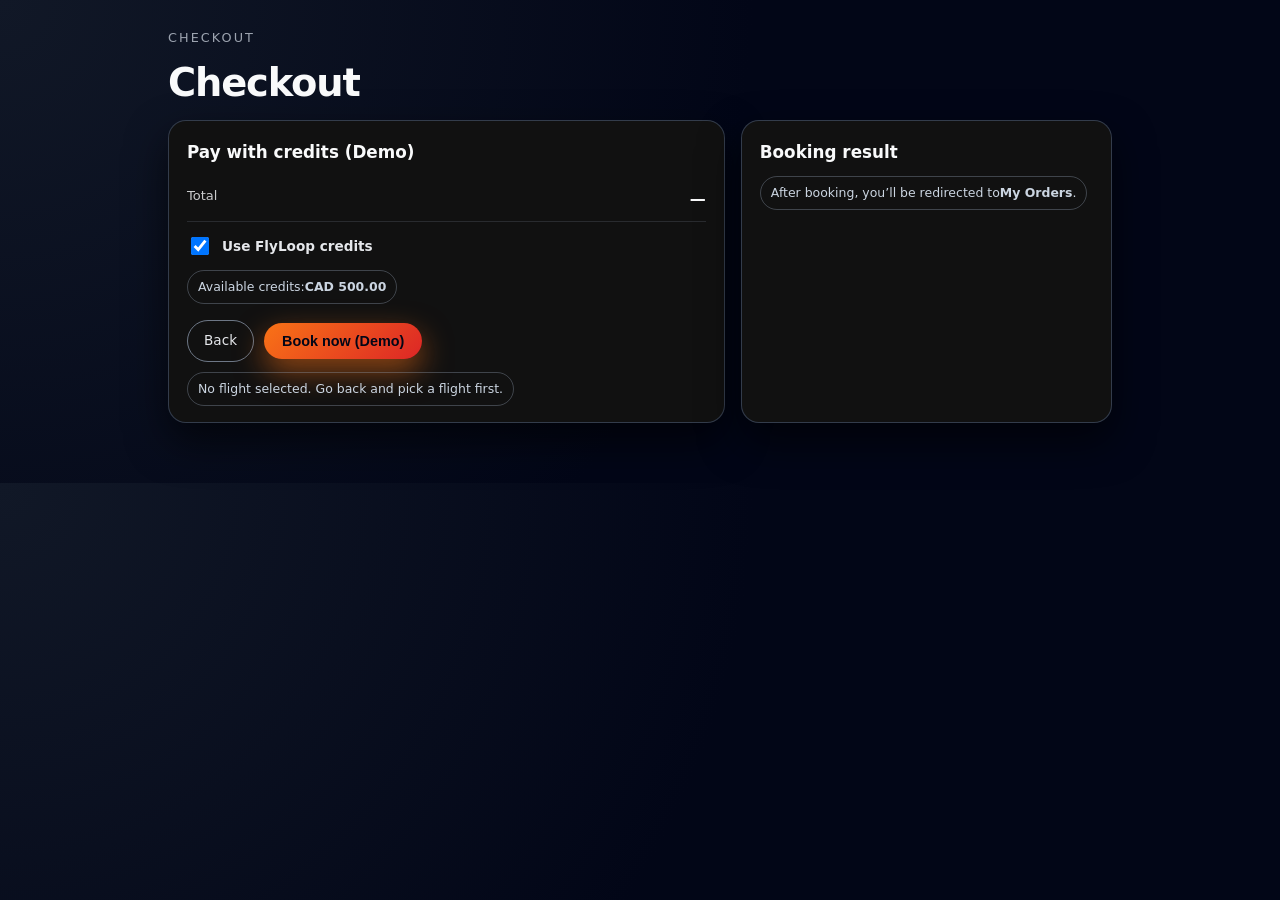
<file: flight-checkout.html>
<!DOCTYPE html>
<html lang="en">
<head>
  <meta charset="UTF-8" />
  <title>Checkout – FlyLoop</title>
  <meta name="viewport" content="width=device-width, initial-scale=1" />
  <link rel="icon" type="image/png" href="favicon.png?v=1" />
  <link rel="apple-touch-icon" href="favicon.png?v=1" />
  <link rel="stylesheet" href="assets/flights.css" />
  <link rel="stylesheet" href="assets/review.css" />
</head>
<body>
  <main class="review-wrap">
    <div class="eyebrow">CHECKOUT</div>
    <h1>Checkout</h1>

    <div class="review-grid">
      <section class="card">
        <h3 style="margin-top:0;">Pay with credits (Demo)</h3>

        <div class="review-row">
          <div class="review-k">Total</div>
          <div class="review-v" id="total">—</div>
        </div>

        <label class="check" style="display:flex; gap:10px; align-items:center; margin-top:12px;">
          <input id="useCredits" type="checkbox" checked />
          Use FlyLoop credits
        </label>

        <div class="pill" style="margin-top:12px;">Available credits: <strong id="credits">CAD 500.00</strong></div>

        <div class="actions" style="margin-top:16px;">
          <a class="btn-outline" href="flight-review.html">Back</a>
          <button class="btn-primary" id="bookBtn" type="button">Book now (Demo)</button>
          <span class="pill" id="status" style="display:none;"></span>
        </div>
      </section>

      <section class="card">
        <h3 style="margin-top:0;">Booking result</h3>
        <div class="pill">After booking, you’ll be redirected to <strong>My Orders</strong>.</div>
      </section>
    </div>
  </main>

  <script src="assets/checkout-page.js"></script>
</body>
</html>
</file>
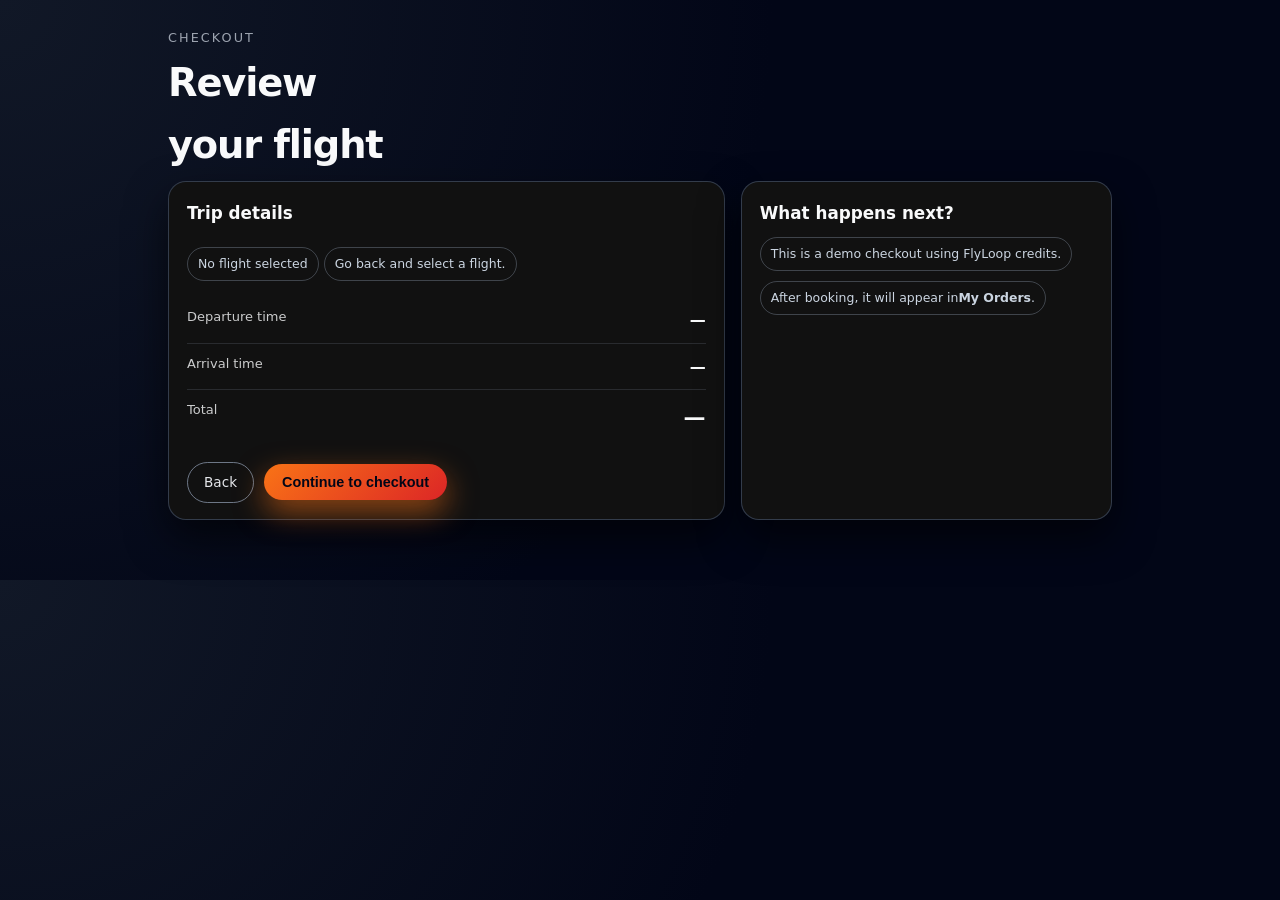
<file: flight-review.html>
<!DOCTYPE html>
<html lang="en">
<head>
  <meta charset="UTF-8" />
  <title>Review Flight – FlyLoop</title>
  <meta name="viewport" content="width=device-width, initial-scale=1" />
  <link rel="icon" type="image/png" href="favicon.png?v=1" />
  <link rel="apple-touch-icon" href="favicon.png?v=1" />
  <link rel="stylesheet" href="assets/flights.css" />
  <link rel="stylesheet" href="assets/review.css" />
</head>
<body>
  <main class="review-wrap">
    <div class="eyebrow">CHECKOUT</div>
    <h1>Review<br/>your flight</h1>

    <div class="review-grid">
      <section class="card">
        <h3 style="margin-top:0;">Trip details</h3>

        <div class="pill" id="route">—</div>
        <div class="pill" id="meta" style="margin-top:10px;">—</div>

        <div style="margin-top:16px;">
          <div class="review-row">
            <div class="review-k">Departure time</div>
            <div class="review-v" id="departTime">—</div>
          </div>
          <div class="review-row">
            <div class="review-k">Arrival time</div>
            <div class="review-v" id="arriveTime">—</div>
          </div>
          <div class="review-row">
            <div class="review-k">Total</div>
            <div class="review-v review-total" id="price">—</div>
          </div>
        </div>

        <div class="actions" style="margin-top:16px;">
          <a class="btn-outline" href="flights.html">Back</a>
          <button class="btn-primary" id="toCheckoutBtn" type="button">Continue to checkout</button>
        </div>
      </section>

      <section class="card">
        <h3 style="margin-top:0;">What happens next?</h3>
        <div class="pill">This is a demo checkout using FlyLoop credits.</div>
        <div class="pill" style="margin-top:10px;">After booking, it will appear in <strong>My Orders</strong>.</div>
      </section>
    </div>
  </main>

  <script src="assets/review.js"></script>
</body>
</html>
</file>
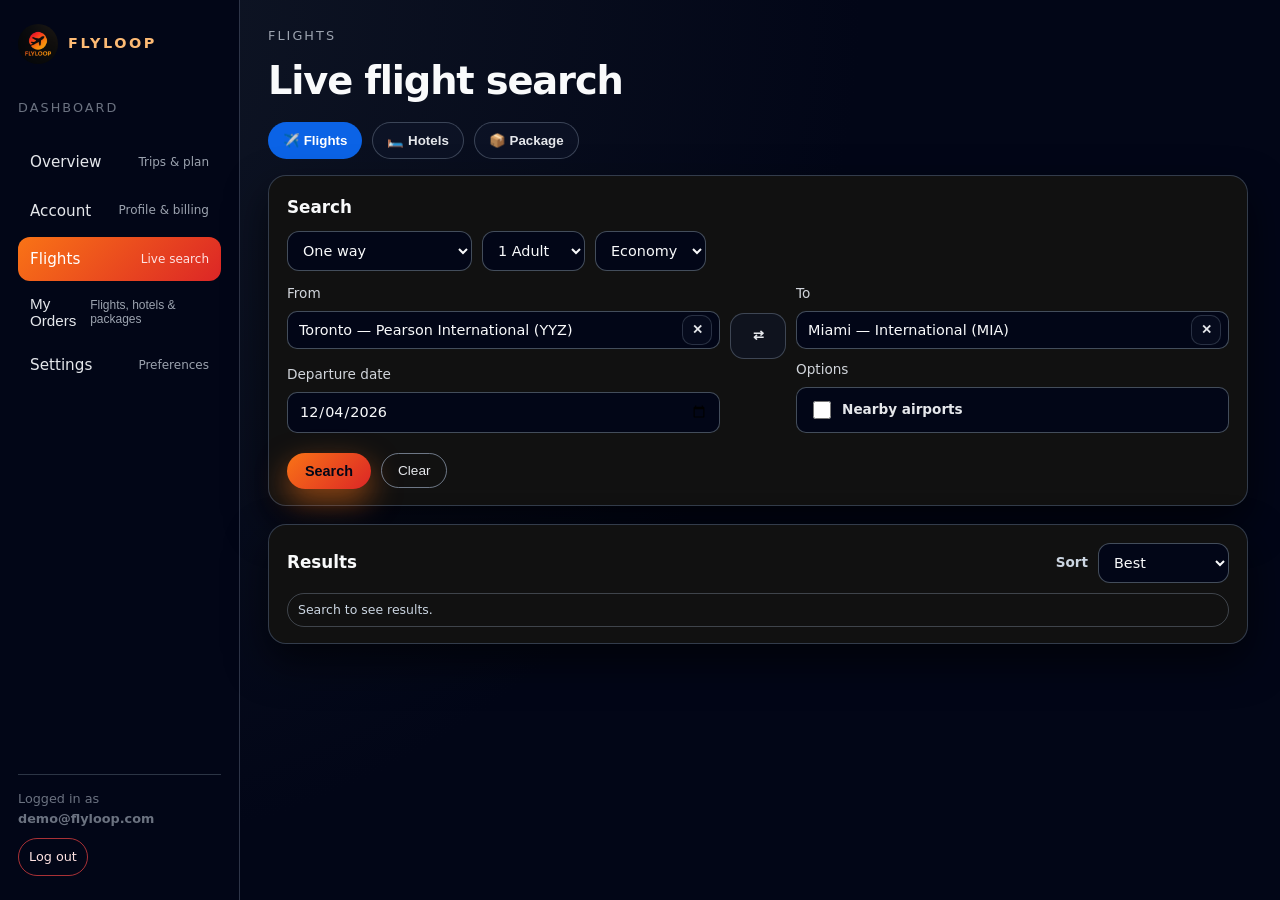
<file: flights.html>
<!DOCTYPE html>
<html lang="en">
<head>
  <meta charset="UTF-8" />
  <title>Flights – FlyLoop</title>
  <meta name="viewport" content="width=device-width, initial-scale=1" />
  <link rel="icon" type="image/png" href="favicon.png?v=1" />
  <link rel="apple-touch-icon" href="favicon.png?v=1" />
  <meta name="description" content="FlyLoop flight search concept page (UI + API-ready layout)." />

  <link rel="stylesheet" href="assets/flights.css" />
  <link rel="stylesheet" href="assets/extras.css" />
</head>

<body>
  <!-- Mobile top bar -->
  <header class="mobile-topbar" aria-label="Mobile header">
    <div class="mobile-topbar-inner">
      <button class="hamburger" id="openNavBtn" type="button"
              aria-label="Open menu" aria-controls="sidebarNav" aria-expanded="false">
        <span class="hamburger-icon" aria-hidden="true"><span></span></span>
        Menu
      </button>

      <a href="index.html" class="sidebar-logo" style="margin:0;" aria-label="FlyLoop home"><img src="logo.png?v=2" alt="FlyLoop logo" /><span>FLYLOOP</span></a>
    </div>
  </header>

  <div class="sidebar-overlay" id="sidebarOverlay" aria-hidden="true"></div>

  <div class="layout">
    <!-- Sidebar -->
    <aside class="sidebar" id="sidebarNav" aria-label="Dashboard navigation">
      <button class="sidebar-close" id="closeNavBtn" type="button" aria-label="Close menu">
        Close ✕
      </button>

      <a href="index.html" class="sidebar-logo" aria-label="FlyLoop home"><img src="logo.png?v=2" alt="FlyLoop logo" /><span>FLYLOOP</span></a>

      <div class="sidebar-title">Dashboard</div>

      <nav class="sidebar-nav" aria-label="Dashboard pages">
        <a class="sidebar-link" href="dashboard.html#overview">
          <span class="label">Overview</span>
          <small>Trips &amp; plan</small>
        </a>

        <a class="sidebar-link" href="dashboard.html#account">
          <span class="label">Account</span>
          <small>Profile &amp; billing</small>
        </a>

        <a class="sidebar-link active" href="flights.html" aria-current="page">
          <span class="label">Flights</span>
          <small>Live search</small>
        </a>

        <button class="sidebar-link" type="button" onclick="location.href='my-booked-flights.html'">
  <span class="label">My Orders</span>
  <small>Flights, hotels & packages</small>
</button>


        <a class="sidebar-link" href="dashboard.html#settings">
          <span class="label">Settings</span>
          <small>Preferences</small>
        </a>
      </nav>
      

      <div class="sidebar-footer">
        Logged in as <strong>demo@flyloop.com</strong><br />
        <a href="login.html" class="logout-link">Log out</a>
      </div>
    </aside>

    <!-- Main content -->
    <main class="content">
      <div class="eyebrow">Flights</div>
      <h1>Live flight search</h1>

      <!-- Top tabs -->
      <div class="top-tabs" role="tablist" aria-label="Product tabs">
        <button class="tab-btn active" id="tabFlights" type="button" role="tab"
                aria-selected="true" aria-controls="panelFlights">
          ✈️ Flights
        </button>

        <button class="tab-btn" id="tabHotels" type="button" role="tab"
                aria-selected="false" aria-controls="panelHotels">
          🛏️ Hotels
        </button>

        <button class="tab-btn" id="tabPackage" type="button" role="tab"
                aria-selected="false" aria-controls="panelPackage">
          📦 Package
        </button>
      </div>

      <!-- TAB PANELS -->
      <div class="tab-panels">

        <!-- =========================
             FLIGHTS PANEL
        ========================== -->
        <section id="panelFlights" role="tabpanel" aria-labelledby="tabFlights">
          <div class="grid">
            <!-- Search -->
            <section class="card" aria-label="Flight search">
              <h3>Search</h3>

              <div class="mini-row">
                <select id="tripType" class="mini-select" aria-label="Trip type">
                  <option value="oneway" selected>One way</option>
                  <option value="roundtrip">Round trip (UI only)</option>
                </select>

                <select id="adults" class="mini-select" aria-label="Adults">
                  <option value="1" selected>1 Adult</option>
                  <option value="2">2 Adults</option>
                  <option value="3">3 Adults</option>
                  <option value="4">4 Adults</option>
                </select>

                <select id="cabin" class="mini-select" aria-label="Cabin">
                  <option value="ECONOMY" selected>Economy</option>
                  <option value="PREMIUM_ECONOMY">Premium</option>
                  <option value="BUSINESS">Business</option>
                  <option value="FIRST">First</option>
                </select>
              </div>

              <form id="flightForm" novalidate>
                <!-- From / Swap / To -->
                <div class="swap-row">
                  <div class="form-row">
                    <label for="fromText">From</label>

                    <div class="combo" data-combo="origin">
                      <input id="fromText" class="combo-input" type="text"
                             placeholder="Type city or IATA (YYZ)" autocomplete="off" />
                      <button class="combo-clear" id="fromClear" type="button" aria-label="Clear origin">✕</button>

                      <div class="combo-panel" role="listbox" aria-label="Origin airports">
                        <div class="combo-list"></div>
                        <div class="combo-empty">No matches.</div>
                      </div>
                    </div>

                    <input id="fromIata" type="hidden" value="YYZ" />
                  </div>

                  <button class="swap-btn" id="swapBtn" type="button" aria-label="Swap origin and destination">⇄</button>

                  <div class="form-row">
                    <label for="toText">To</label>

                    <div class="combo" data-combo="destination">
                      <input id="toText" class="combo-input" type="text"
                             placeholder="Type city or IATA (MIA)" autocomplete="off" />
                      <button class="combo-clear" id="toClear" type="button" aria-label="Clear destination">✕</button>

                      <div class="combo-panel" role="listbox" aria-label="Destination airports">
                        <div class="combo-list"></div>
                        <div class="combo-empty">No matches.</div>
                      </div>
                    </div>

                    <input id="toIata" type="hidden" value="MIA" />
                  </div>
                </div>

                <!-- Date + options -->
                <div class="row2">
                  <div class="form-row depart-col">
                    <label for="departDate">Departure date</label>
                    <input id="departDate" type="date" value="2026-03-12" />
                  </div>

                  <div class="form-row options-col">
                    <label>Options</label>
                    <div class="checks">
                      <label class="check"><input id="nearbyFrom" type="checkbox"> Nearby airports</label>
                    </div>
                  </div>
                </div>

                <div class="actions">
                  <button class="btn-primary" type="submit">Search</button>
                  <button class="btn-outline" id="clearBtn" type="button">Clear</button>
                  <span id="statusPill" class="pill" style="display:none;"></span>
                </div>
              </form>
            </section>

            <!-- Results -->
            <section class="card" id="resultsCard" aria-label="Results">
              <div class="results-head">
                <h3 style="margin:0;">Results</h3>

                <div class="sort-inline">
                  <label for="sortSelect" class="sort-label">Sort</label>
                  <select id="sortSelect" class="mini-select">
                    <option value="best" selected>Best</option>
                    <option value="price">Cheapest</option>
                    <option value="duration">Fastest</option>
                    <option value="depart">Depart time</option>
                  </select>
                </div>
              </div>

              <div class="summary-row" id="summaryRow" style="display:none;">
                <button class="summary-pill active" type="button" data-preset="best">Best <span id="bestMeta">—</span></button>
                <button class="summary-pill" type="button" data-preset="price">Cheapest <span id="cheapMeta">—</span></button>
                <button class="summary-pill" type="button" data-preset="duration">Fastest <span id="fastMeta">—</span></button>
              </div>

              <div class="results" id="flightResults">
                <div class="pill">Search to see results.</div>
              </div>
            </section>
          </div>

          <!-- ✅ Floating Continue + Review + Checkout (used by assets/checkout.js) -->
          <button id="floatingContinue" class="floating-continue" type="button" hidden>
            Continue →
          </button>

          <section id="flightReviewCard" class="card" style="display:none;" aria-label="Flight review">
            <div class="results-head">
              <h3 style="margin:0;">Review your flight</h3>
              <div class="pill">Demo flow</div>
            </div>

            <div id="reviewSummary" class="pill" style="margin-top:10px;">
              No flight selected.
            </div>

            <div class="actions" style="margin-top:12px;">
              <button class="btn-outline" id="reviewBackBtn" type="button">Back</button>
              <button class="btn-primary" id="reviewToCheckoutBtn" type="button">Continue to checkout</button>
            </div>
          </section>

          <section id="flightCheckoutCard" class="card" style="display:none;" aria-label="Checkout">
            <div class="results-head">
              <h3 style="margin:0;">Checkout</h3>
              <div class="pill">Credits</div>
            </div>

            <div id="checkoutSummary" class="pill" style="margin-top:10px;">—</div>

            <div class="mini-row" style="margin-top:12px;">
              <div class="pill" style="width:100%;">Available credits: <strong id="creditBalance">CAD 500.00</strong></div>
              <label class="check" style="width:100%; display:flex; align-items:center; gap:10px;">
                <input id="useCredits" type="checkbox" checked />
                Use credits for this booking
              </label>
            </div>

            <div class="actions" style="margin-top:12px;">
              <button class="btn-outline" id="checkoutBackBtn" type="button">Back</button>
              <button class="btn-primary" id="placeOrderBtn" type="button">Place booking (Demo)</button>
              <span id="checkoutStatus" class="pill" style="display:none;"></span>
            </div>
          </section>
        </section>

        <!-- =========================
             HOTELS PANEL
        ========================== -->
        <section id="panelHotels" role="tabpanel" aria-labelledby="tabHotels" hidden>
          <div class="grid">
            <section class="card" aria-label="Hotel search">
              <h3>Hotels</h3>

              <div class="mini-row">
                <input id="hotelCity" class="mini-select" style="width:100%;" type="text"
                       list="hotelCities" placeholder="Choose a city…" autocomplete="off" />
                <datalist id="hotelCities"></datalist>

                <input id="hotelCheckin" class="mini-select" style="width:100%;" type="date" aria-label="Check-in" />
                <input id="hotelCheckout" class="mini-select" style="width:100%;" type="date" aria-label="Check-out" />

                <select id="hotelGuests" class="mini-select" aria-label="Guests">
                  <option value="1">1 guest</option>
                  <option value="2" selected>2 guests</option>
                  <option value="3">3 guests</option>
                  <option value="4">4 guests</option>
                </select>
              </div>

              <div class="actions" style="margin-top:12px;">
                <button class="btn-primary" id="hotelSearchBtn" type="button">Search hotels</button>
                <button class="btn-outline" id="hotelClearBtn" type="button">Clear</button>
                <span class="pill" id="hotelStatus" style="display:none;"></span>
              </div>
            </section>

            <section class="card" aria-label="Hotel results">
              <div class="results-head">
                <h3 style="margin:0;">Results</h3>
                <div class="pill">Demo mode</div>
              </div>

              <div class="results" id="hotelsResults">
                <div class="pill">Search to see results.</div>
              </div>
            </section>
          </div>
        </section>

        <!-- =========================
             PACKAGE PANEL
        ========================== -->
        <section id="panelPackage" role="tabpanel" aria-labelledby="tabPackage" hidden>
          <div class="grid">
            <section class="card" id="packageCard" aria-label="Package">
              <h3>Package (+ Hotel)</h3>
              <div class="pill">UI placeholder — later: hotel search + combined price.</div>

              <div id="packageHotelResults" class="results" style="margin-top:10px;">
                <div class="pill">Choose a tour/package to see details.</div>
              </div>
            </section>

            <section class="card" aria-label="Package search">
              <h3>Build a package</h3>
              <div class="pill">In the future: tours with flights, hotels and stays up to 14 days included, with upgrades.</div>

              <div class="actions" style="margin-top:12px;">
                <button class="btn-primary" id="packageLoadFromFlight" type="button">Use current flight search</button>
                <button class="btn-outline" id="packageDemoHotels" type="button">Show demo packages</button>
              </div>
            </section>
          </div>
        </section>

      </div>
      <!-- /tab-panels -->
    </main>
  </div>
  <!-- /layout -->

  <!-- Scripts -->
  <script src="assets/airports.js"></script>
  <script src="assets/flights.js"></script>

  <!-- Flights depart date guard -->
  <script>
    function toISODateLocal(d = new Date()) {
      const year = d.getFullYear();
      const month = String(d.getMonth() + 1).padStart(2, "0");
      const day = String(d.getDate()).padStart(2, "0");
      return `${year}-${month}-${day}`;
    }
    const departDate = document.getElementById("departDate");
    if (departDate) {
      const today = toISODateLocal();
      departDate.min = today;
      if (departDate.value && departDate.value < today) departDate.value = today;
    }
  </script>

  <!-- ✅ Modular scripts -->
<script src="assets/airports.js"></script>
<script src="assets/flights.js"></script>
<script src="assets/tabs.js"></script>
<script src="assets/hotels.js"></script>
<script src="assets/checkout.js"></script>

</body>
</html>
</file>
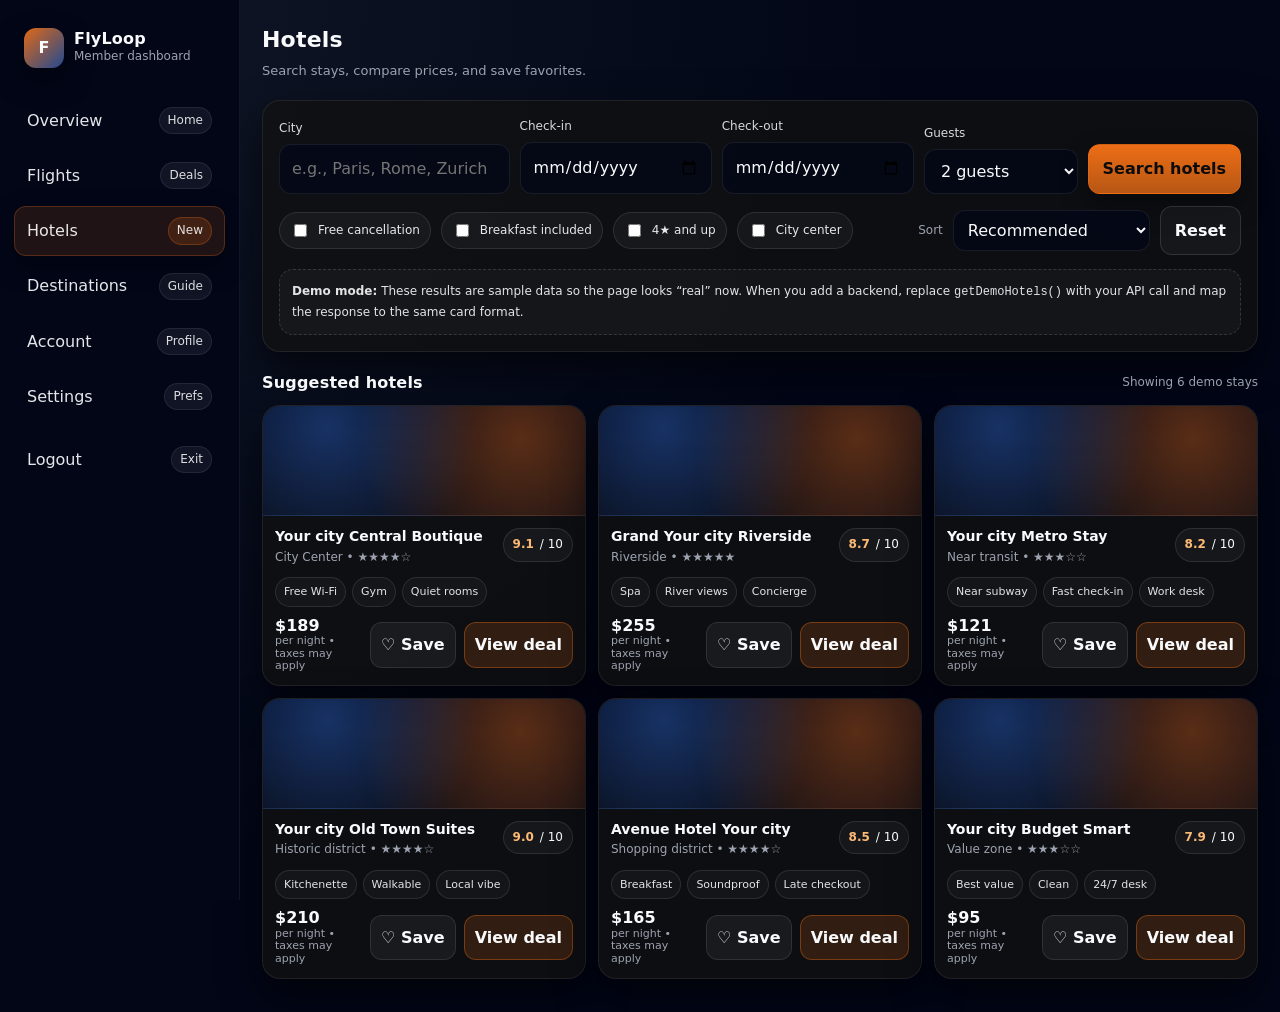
<file: hotels.html>
<!DOCTYPE html>
<html lang="en">
<head>
  <meta charset="UTF-8" />
  <title>Hotels – FlyLoop</title>
  <meta name="viewport" content="width=device-width, initial-scale=1" />
  <link rel="icon" type="image/png" href="favicon.png?v=1" />
  <link rel="apple-touch-icon" href="favicon.png?v=1" />
  <meta name="description" content="Search hotels and save your favorites in FlyLoop." />

  <style>
    html { scroll-behavior: smooth; }

    :root{
      --bg:#050505;
      --surface:#111111;
      --surface-alt:#18181B;
      --primary:#F97316;
      --primary-soft:#FDBA74;
      --text:#F9FAFB;
      --muted:#9CA3AF;
      --border-subtle:rgba(148,163,184,.35);
      --radius-lg:18px;
      --shadow-soft:0 18px 40px rgba(0,0,0,.6);
    }
    *{box-sizing:border-box}
    body{
      margin:0;
      font-family:system-ui,-apple-system,BlinkMacSystemFont,"Inter",sans-serif;
      background: radial-gradient(circle at top left, #111827, #020617 55%);
      color:var(--text);
      line-height:1.6;
    }
    a{color:inherit;text-decoration:none}
    button,input,select{font:inherit}

    /* Layout */
    .layout{
      display:grid;
      grid-template-columns:240px minmax(0,1fr);
      min-height:100vh;
    }

    /* Sidebar */
    .sidebar{
      background:#020617;
      border-right:1px solid rgba(255,255,255,.06);
      padding:18px 14px;
      position:sticky;
      top:0;
      height:100vh;
    }
    .brand{
      display:flex;
      align-items:center;
      gap:10px;
      padding:10px 10px 18px;
    }
    .brand-logo{
      width:40px;height:40px;border-radius:12px;
      background: linear-gradient(135deg, rgba(249,115,22,.9), rgba(59,130,246,.55));
      box-shadow: 0 12px 30px rgba(0,0,0,.45);
      display:grid;place-items:center;
      font-weight:800;
    }
    .brand h1{
      margin:0;
      font-size:16px;
      letter-spacing:.2px;
      line-height:1.1;
    }
    .brand p{
      margin:0;
      color:var(--muted);
      font-size:12px;
    }
    nav{margin-top:10px}
    .navlink{
      display:flex;
      align-items:center;
      justify-content:space-between;
      padding:10px 12px;
      border-radius:12px;
      color:rgba(249,250,251,.92);
      border:1px solid transparent;
      margin:6px 0;
      transition:.2s ease;
    }
    .navlink:hover{
      background: rgba(255,255,255,.04);
      border-color: rgba(255,255,255,.06);
    }
    .navlink.active{
      background: rgba(249,115,22,.12);
      border-color: rgba(249,115,22,.25);
      box-shadow: 0 10px 26px rgba(0,0,0,.35);
    }
    .pill{
      font-size:12px;
      color: rgba(249,250,251,.88);
      background: rgba(255,255,255,.06);
      border:1px solid rgba(255,255,255,.08);
      padding:3px 8px;
      border-radius:999px;
    }
    .pill.orange{
      background: rgba(249,115,22,.16);
      border-color: rgba(249,115,22,.25);
    }

    /* Main */
    .main{
      padding:22px 22px 34px;
    }
    .topbar{
      display:flex;
      align-items:center;
      justify-content:space-between;
      gap:14px;
      margin-bottom:18px;
    }
    .pageTitle{
      margin:0;
      font-size:22px;
      letter-spacing:.2px;
    }
    .sub{
      margin:4px 0 0;
      color:var(--muted);
      font-size:13px;
    }

    /* Search card */
    .card{
      background: rgba(17,17,17,.78);
      border:1px solid rgba(255,255,255,.08);
      border-radius: var(--radius-lg);
      box-shadow: var(--shadow-soft);
      padding:16px;
    }
    .grid{
      display:grid;
      grid-template-columns: 1.2fr 1fr 1fr .8fr auto;
      gap:10px;
      align-items:end;
    }
    label{
      display:block;
      font-size:12px;
      color: rgba(249,250,251,.86);
      margin:0 0 6px;
    }
    .field{
      width:100%;
      padding:11px 12px;
      border-radius:12px;
      background: rgba(2,6,23,.7);
      border:1px solid rgba(255,255,255,.08);
      color: var(--text);
      outline:none;
    }
    .field:focus{
      border-color: rgba(249,115,22,.35);
      box-shadow: 0 0 0 4px rgba(249,115,22,.12);
    }
    .btn{
      padding:11px 14px;
      border-radius:12px;
      border:1px solid rgba(249,115,22,.35);
      background: linear-gradient(180deg, rgba(249,115,22,.95), rgba(249,115,22,.72));
      color:#0b0b0b;
      font-weight:800;
      cursor:pointer;
      box-shadow: 0 12px 26px rgba(0,0,0,.35);
      transition:.15s ease;
      white-space:nowrap;
    }
    .btn:hover{ transform: translateY(-1px); }
    .btn.ghost{
      background: rgba(255,255,255,.04);
      color: var(--text);
      border-color: rgba(255,255,255,.12);
      box-shadow:none;
      font-weight:700;
    }

    .row2{
      display:flex;
      align-items:center;
      justify-content:space-between;
      gap:12px;
      margin-top:12px;
      flex-wrap:wrap;
    }
    .filters{
      display:flex;
      gap:10px;
      flex-wrap:wrap;
      align-items:center;
    }
    .chip{
      display:inline-flex;
      align-items:center;
      gap:8px;
      padding:8px 10px;
      border-radius:999px;
      border:1px solid rgba(255,255,255,.10);
      background: rgba(255,255,255,.04);
      color: rgba(249,250,251,.92);
      font-size:12px;
      user-select:none;
    }
    .chip input{ accent-color: var(--primary); }

    .sortWrap{
      display:flex;
      align-items:center;
      gap:10px;
    }
    .sortWrap span{
      color: var(--muted);
      font-size:12px;
    }

    /* Results */
    .resultsHeader{
      display:flex;
      align-items:center;
      justify-content:space-between;
      gap:12px;
      margin:18px 0 10px;
    }
    .resultsHeader h2{
      margin:0;
      font-size:16px;
      letter-spacing:.2px;
    }
    .muted{ color: var(--muted); font-size:12px; }

    .cards{
      display:grid;
      grid-template-columns: repeat(3, minmax(0, 1fr));
      gap:12px;
    }
    .hotelCard{
      border-radius: var(--radius-lg);
      border: 1px solid rgba(255,255,255,.08);
      background: rgba(17,17,17,.78);
      box-shadow: var(--shadow-soft);
      overflow:hidden;
      display:flex;
      flex-direction:column;
      min-height: 240px;
    }
    .img{
      height:110px;
      background:
        radial-gradient(circle at 20% 20%, rgba(59,130,246,.35), transparent 55%),
        radial-gradient(circle at 80% 30%, rgba(249,115,22,.35), transparent 60%),
        linear-gradient(180deg, rgba(2,6,23,.9), rgba(2,6,23,.55));
      border-bottom:1px solid rgba(255,255,255,.06);
    }
    .hotelBody{
      padding:12px;
      display:flex;
      flex-direction:column;
      gap:10px;
      flex:1;
    }
    .hTop{
      display:flex;
      justify-content:space-between;
      gap:10px;
      align-items:flex-start;
    }
    .hName{
      margin:0;
      font-size:14px;
      line-height:1.25;
    }
    .hArea{
      margin:2px 0 0;
      color: var(--muted);
      font-size:12px;
    }
    .rating{
      display:inline-flex;
      align-items:center;
      gap:6px;
      padding:6px 9px;
      border-radius:999px;
      border:1px solid rgba(255,255,255,.10);
      background: rgba(255,255,255,.04);
      font-size:12px;
      white-space:nowrap;
    }
    .rating b{
      color: var(--primary-soft);
      font-size:12px;
    }
    .amenities{
      display:flex;
      flex-wrap:wrap;
      gap:6px;
    }
    .tag{
      font-size:11px;
      padding:5px 8px;
      border-radius:999px;
      border:1px solid rgba(255,255,255,.10);
      background: rgba(255,255,255,.03);
      color: rgba(249,250,251,.90);
    }
    .bottom{
      display:flex;
      align-items:center;
      justify-content:space-between;
      gap:10px;
      margin-top:auto;
    }
    .price{
      display:flex;
      flex-direction:column;
      line-height:1.15;
    }
    .price strong{ font-size:16px; }
    .price span{ font-size:11px; color:var(--muted); }
    .btnSmall{
      padding:9px 10px;
      border-radius:12px;
      border:1px solid rgba(255,255,255,.10);
      background: rgba(255,255,255,.05);
      color: var(--text);
      cursor:pointer;
      font-weight:700;
      white-space:nowrap;
    }
    .btnSmall.primary{
      border-color: rgba(249,115,22,.35);
      background: rgba(249,115,22,.16);
    }

    .note{
      margin-top:14px;
      padding:12px;
      border-radius:14px;
      border:1px dashed rgba(255,255,255,.14);
      background: rgba(255,255,255,.03);
      color: rgba(249,250,251,.90);
      font-size:12px;
    }

    /* Mobile */
    .mobileTop{
      display:none;
      align-items:center;
      justify-content:space-between;
      gap:10px;
      padding:14px 16px;
      border-bottom:1px solid rgba(255,255,255,.06);
      background: rgba(2,6,23,.92);
      position:sticky;
      top:0;
      z-index:50;
      backdrop-filter: blur(10px);
    }
    .hamburger{
      border:1px solid rgba(255,255,255,.12);
      background: rgba(255,255,255,.04);
      color: var(--text);
      border-radius:12px;
      padding:10px 12px;
      cursor:pointer;
      font-weight:800;
    }
    .drawerBackdrop{
      display:none;
      position:fixed; inset:0;
      background: rgba(0,0,0,.55);
      z-index:60;
    }
    .drawer{
      position:fixed;
      top:0; left:-290px;
      width:290px; height:100%;
      background:#020617;
      border-right:1px solid rgba(255,255,255,.08);
      z-index:70;
      padding:18px 14px;
      transition:left .2s ease;
      overflow:auto;
    }
    .drawer.open{ left:0; }
    .drawerBackdrop.show{ display:block; }

    @media (max-width: 980px){
      .cards{ grid-template-columns: repeat(2, minmax(0, 1fr)); }
      .grid{ grid-template-columns: 1fr 1fr; }
      .grid > div:last-child{ grid-column: 1 / -1; }
      .grid .btn{ width:100%; }
    }
    @media (max-width: 760px){
      .layout{ grid-template-columns: 1fr; }
      .sidebar{ display:none; }
      .mobileTop{ display:flex; }
      .main{ padding:16px; }
      .cards{ grid-template-columns: 1fr; }
    }
  </style>
</head>

<body>

  <!-- Mobile Top Bar -->
  <div class="mobileTop">
    <button class="hamburger" id="openNavBtn" type="button">☰</button>
    <a href="index.html" style="display:flex;align-items:center;gap:10px;" aria-label="FlyLoop home"><div class="brand-logo" aria-hidden="true">F</div><div><div style="font-weight:900;line-height:1;">FlyLoop</div><div style="font-size:12px;color:var(--muted);line-height:1.2;">Hotels</div></div></a>
    <span class="pill orange">Beta</span>
  </div>

  <!-- Mobile Drawer -->
  <div class="drawerBackdrop" id="drawerBackdrop"></div>
  <aside class="drawer" id="drawer" aria-label="Mobile navigation">
    <a href="index.html" class="brand" aria-label="FlyLoop home"><div class="brand-logo">F</div><div><h1>FlyLoop</h1><p>Member dashboard</p></div></a>
    <nav>
      <a class="navlink" href="dashboard.html">Overview <span class="pill">Home</span></a>
      <a class="navlink" href="flights.html">Flights <span class="pill">Deals</span></a>
      <a class="navlink active" href="hotels.html">Hotels <span class="pill orange">New</span></a>
      <a class="navlink" href="destinations.html">Destinations <span class="pill">Guide</span></a>
      <a class="navlink" href="account.html">Account <span class="pill">Profile</span></a>
      <a class="navlink" href="settings.html">Settings <span class="pill">Prefs</span></a>
    </nav>
    <div style="margin-top:14px;">
      <a class="navlink" href="index.html">Logout <span class="pill">Exit</span></a>
    </div>
  </aside>

  <div class="layout">

    <!-- Desktop Sidebar -->
    <aside class="sidebar" aria-label="Dashboard navigation">
      <a href="index.html" class="brand" aria-label="FlyLoop home"><div class="brand-logo">F</div><div><h1>FlyLoop</h1><p>Member dashboard</p></div></a>

      <nav>
        <a class="navlink" href="dashboard.html">Overview <span class="pill">Home</span></a>
        <a class="navlink" href="flights.html">Flights <span class="pill">Deals</span></a>
        <a class="navlink active" href="hotels.html">Hotels <span class="pill orange">New</span></a>
        <a class="navlink" href="destinations.html">Destinations <span class="pill">Guide</span></a>
        <a class="navlink" href="account.html">Account <span class="pill">Profile</span></a>
        <a class="navlink" href="settings.html">Settings <span class="pill">Prefs</span></a>
      </nav>

      <div style="margin-top:14px;">
        <a class="navlink" href="index.html">Logout <span class="pill">Exit</span></a>
      </div>
    </aside>

    <!-- Main -->
    <main class="main">
      <div class="topbar">
        <div>
          <h2 class="pageTitle">Hotels</h2>
          <p class="sub">Search stays, compare prices, and save favorites.</p>
        </div>
        <span class="pill orange" id="statusPill" style="display:none;">Ready</span>
      </div>

      <!-- Search -->
      <section class="card" aria-label="Hotel search">
        <div class="grid">
          <div>
            <label for="city">City</label>
            <input class="field" id="city" placeholder="e.g., Paris, Rome, Zurich" />
          </div>
          <div>
            <label for="checkin">Check-in</label>
            <input class="field" id="checkin" type="date" />
          </div>
          <div>
            <label for="checkout">Check-out</label>
            <input class="field" id="checkout" type="date" />
          </div>
          <div>
            <label for="guests">Guests</label>
            <select class="field" id="guests">
              <option value="1">1 guest</option>
              <option value="2" selected>2 guests</option>
              <option value="3">3 guests</option>
              <option value="4">4 guests</option>
              <option value="5">5 guests</option>
            </select>
          </div>
          <div>
            <button class="btn" id="searchBtn" type="button">Search hotels</button>
          </div>
        </div>

        <div class="row2">
          <div class="filters" role="group" aria-label="Filters">
            <span class="chip"><input id="fFreeCancel" type="checkbox" /> Free cancellation</span>
            <span class="chip"><input id="fBreakfast" type="checkbox" /> Breakfast included</span>
            <span class="chip"><input id="f4plus" type="checkbox" /> 4★ and up</span>
            <span class="chip"><input id="fCenter" type="checkbox" /> City center</span>
          </div>

          <div class="sortWrap">
            <span>Sort</span>
            <select class="field" id="sort" style="padding:9px 10px;border-radius:12px;">
              <option value="rec" selected>Recommended</option>
              <option value="priceAsc">Price (low → high)</option>
              <option value="priceDesc">Price (high → low)</option>
              <option value="ratingDesc">Rating (high → low)</option>
            </select>

            <button class="btn ghost" id="resetBtn" type="button">Reset</button>
          </div>
        </div>

        <div class="note">
          <b>Demo mode:</b> These results are sample data so the page looks “real” now.
          When you add a backend, replace <code>getDemoHotels()</code> with your API call and map the response to the same card format.
        </div>
      </section>

      <!-- Results -->
      <div class="resultsHeader">
        <h2 id="resultsTitle">Suggested hotels</h2>
        <div class="muted" id="resultsMeta">Showing 6 demo stays</div>
      </div>

      <section class="cards" id="cards" aria-label="Hotel results"></section>
    </main>
  </div>

  <script>
    (() => {
      const $ = (id) => document.getElementById(id);

      function setStatus(msg, show = true) {
        const pill = $("statusPill");
        if (!pill) return;
        pill.style.display = show ? "inline-flex" : "none";
        pill.textContent = msg;
      }

      // Mobile drawer
      const drawer = $("drawer");
      const backdrop = $("drawerBackdrop");
      const openBtn = $("openNavBtn");

      function openDrawer() {
        drawer.classList.add("open");
        backdrop.classList.add("show");
      }
      function closeDrawer() {
        drawer.classList.remove("open");
        backdrop.classList.remove("show");
      }
      if (openBtn) openBtn.addEventListener("click", openDrawer);
      if (backdrop) backdrop.addEventListener("click", closeDrawer);
      window.addEventListener("keydown", (e) => { if (e.key === "Escape") closeDrawer(); });

      // Demo data
      function getDemoHotels(city) {
        const base = (city || "Your city").trim() || "Your city";
        return [
          { name: `${base} Central Boutique`, area: "City Center", rating: 9.1, stars: 4, price: 189, cancel: true, breakfast: true, center: true, tags: ["Free Wi-Fi", "Gym", "Quiet rooms"] },
          { name: `Grand ${base} Riverside`, area: "Riverside", rating: 8.7, stars: 5, price: 255, cancel: true, breakfast: false, center: false, tags: ["Spa", "River views", "Concierge"] },
          { name: `${base} Metro Stay`, area: "Near transit", rating: 8.2, stars: 3, price: 121, cancel: false, breakfast: false, center: false, tags: ["Near subway", "Fast check-in", "Work desk"] },
          { name: `${base} Old Town Suites`, area: "Historic district", rating: 9.0, stars: 4, price: 210, cancel: true, breakfast: true, center: true, tags: ["Kitchenette", "Walkable", "Local vibe"] },
          { name: `Avenue Hotel ${base}`, area: "Shopping district", rating: 8.5, stars: 4, price: 165, cancel: false, breakfast: true, center: true, tags: ["Breakfast", "Soundproof", "Late checkout"] },
          { name: `${base} Budget Smart`, area: "Value zone", rating: 7.9, stars: 3, price: 95, cancel: true, breakfast: false, center: false, tags: ["Best value", "Clean", "24/7 desk"] },
        ];
      }

      function money(n) {
        const v = Number(n || 0);
        return "$" + v.toFixed(0);
      }

      function render(hotels) {
        const cards = $("cards");
        cards.innerHTML = hotels.map(h => `
          <article class="hotelCard">
            <div class="img" aria-hidden="true"></div>
            <div class="hotelBody">
              <div class="hTop">
                <div>
                  <h3 class="hName">${escapeHtml(h.name)}</h3>
                  <p class="hArea">${escapeHtml(h.area)} • ${"★".repeat(h.stars)}${"☆".repeat(Math.max(0,5-h.stars))}</p>
                </div>
                <div class="rating" title="Guest rating">
                  <b>${h.rating.toFixed(1)}</b>
                  <span> / 10</span>
                </div>
              </div>

              <div class="amenities">
                ${h.tags.slice(0,4).map(t => `<span class="tag">${escapeHtml(t)}</span>`).join("")}
              </div>

              <div class="bottom">
                <div class="price">
                  <strong>${money(h.price)}</strong>
                  <span>per night • taxes may apply</span>
                </div>
                <div style="display:flex;gap:8px;align-items:center;">
                  <button class="btnSmall" type="button" data-action="save">♡ Save</button>
                  <button class="btnSmall primary" type="button" data-action="deal">View deal</button>
                </div>
              </div>
            </div>
          </article>
        `).join("");

        // simple click handlers
        cards.querySelectorAll("button[data-action='save']").forEach(btn => {
          btn.addEventListener("click", () => {
            btn.textContent = (btn.textContent.includes("Save") ? "✓ Saved" : "♡ Save");
            btn.classList.toggle("primary");
          });
        });
        cards.querySelectorAll("button[data-action='deal']").forEach(btn => {
          btn.addEventListener("click", () => {
            setStatus("Demo: connect backend for real booking links.");
            window.scrollTo({ top: 0, behavior: "smooth" });
          });
        });
      }

      function escapeHtml(s){
        return String(s ?? "")
          .replaceAll("&", "&amp;")
          .replaceAll("<", "&lt;")
          .replaceAll(">", "&gt;")
          .replaceAll('"', "&quot;")
          .replaceAll("'", "&#039;");
      }

      function applyFilters(all) {
        const freeCancel = $("fFreeCancel").checked;
        const breakfast  = $("fBreakfast").checked;
        const fourPlus   = $("f4plus").checked;
        const center     = $("fCenter").checked;

        return all.filter(h => {
          if (freeCancel && !h.cancel) return false;
          if (breakfast  && !h.breakfast) return false;
          if (fourPlus   && h.stars < 4) return false;
          if (center     && !h.center) return false;
          return true;
        });
      }

      function applySort(list) {
        const sort = $("sort").value;
        const arr = [...list];
        if (sort === "priceAsc") arr.sort((a,b) => a.price - b.price);
        if (sort === "priceDesc") arr.sort((a,b) => b.price - a.price);
        if (sort === "ratingDesc") arr.sort((a,b) => b.rating - a.rating);
        return arr;
      }

      function runSearch() {
        setStatus("Searching…");
        const city = $("city").value.trim();
        const all = getDemoHotels(city);
        const filtered = applyFilters(all);
        const sorted = applySort(filtered);

        $("resultsTitle").textContent = city ? `Hotels in ${city}` : "Suggested hotels";
        $("resultsMeta").textContent = `Showing ${sorted.length} result(s) • demo data`;

        render(sorted);
        setStatus("Ready");
      }

      function reset() {
        $("city").value = "";
        $("checkin").value = "";
        $("checkout").value = "";
        $("guests").value = "2";
        $("sort").value = "rec";
        $("fFreeCancel").checked = false;
        $("fBreakfast").checked = false;
        $("f4plus").checked = false;
        $("fCenter").checked = false;

        $("resultsTitle").textContent = "Suggested hotels";
        $("resultsMeta").textContent = "Showing 6 demo stays";
        render(getDemoHotels(""));
        setStatus("Ready", false);
      }

      // events
      $("searchBtn").addEventListener("click", runSearch);
      $("resetBtn").addEventListener("click", reset);
      ["fFreeCancel","fBreakfast","f4plus","fCenter","sort"].forEach(id => {
        $(id).addEventListener("change", runSearch);
      });

      // init
      render(getDemoHotels(""));
    })();
  </script>
</body>
</html>
</file>
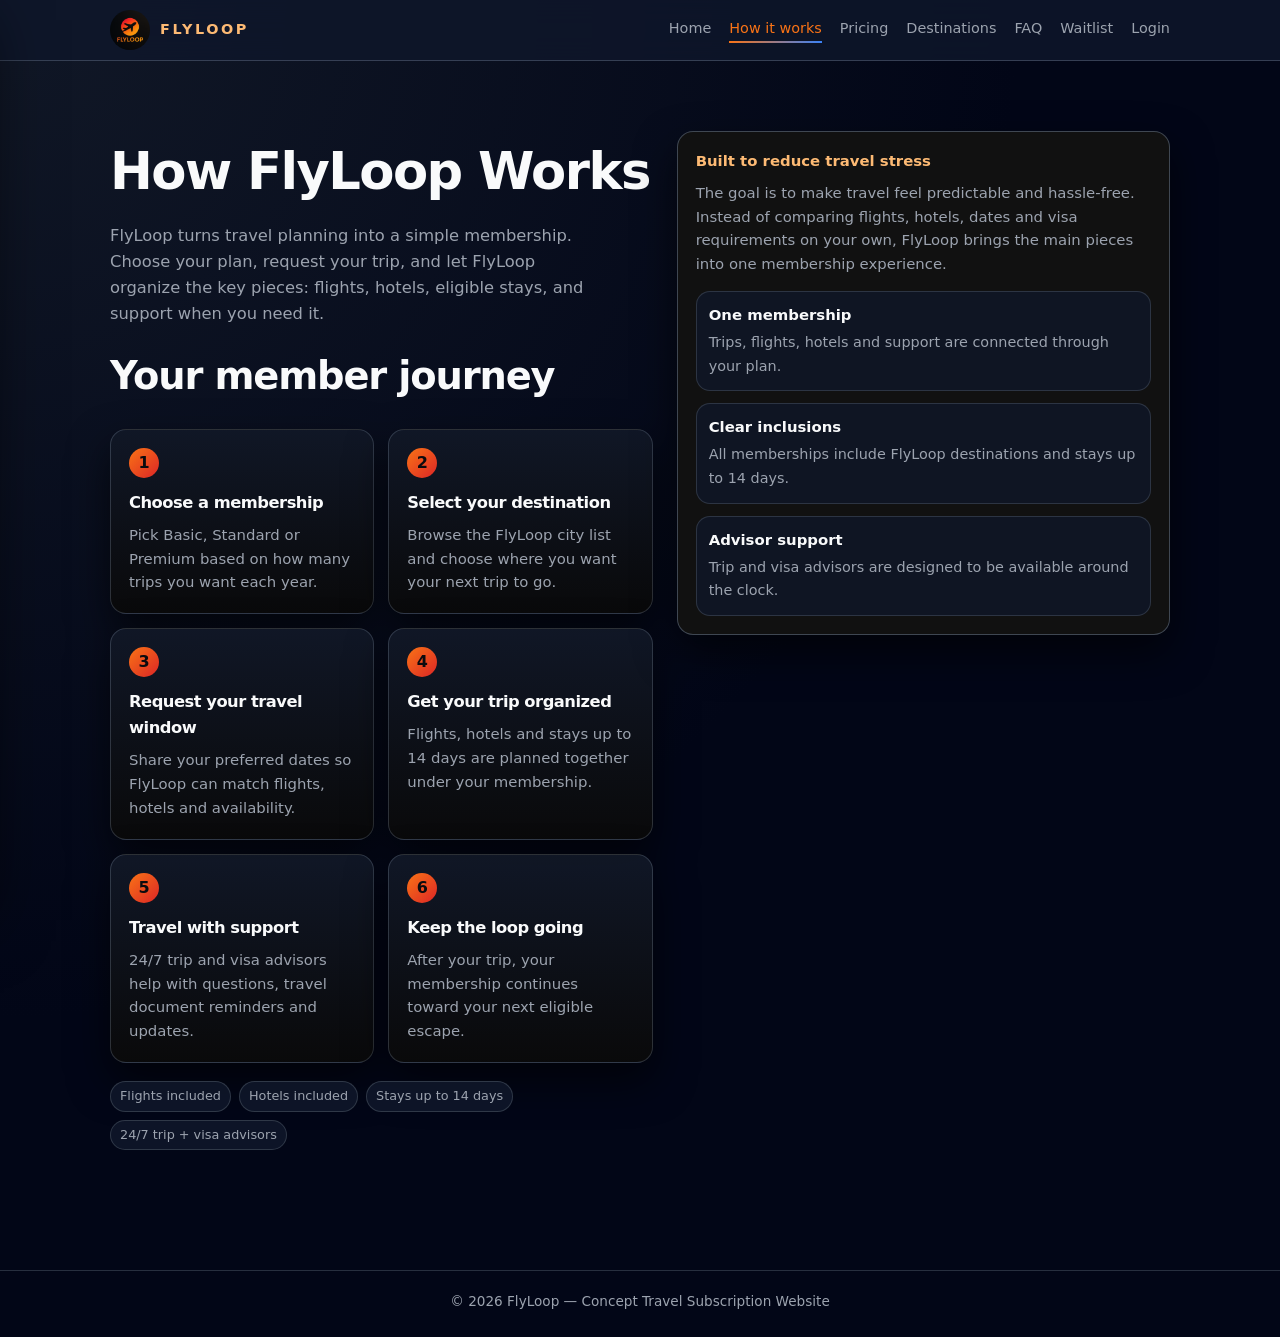
<file: how.html>
<!DOCTYPE html>
<html lang="en">
<head>
  <meta charset="UTF-8" />
  <title>How FlyLoop Works – FlyLoop</title>
  <meta name="viewport" content="width=device-width, initial-scale=1" />
  <link rel="icon" type="image/png" href="favicon.png?v=1" />
  <link rel="apple-touch-icon" href="favicon.png?v=1" />
  <meta
    name="description"
    content="See how FlyLoop works: choose a membership, request trips, get flights, hotels, stays up to 14 days, and 24/7 trip and visa advisor support."
  />

  <style>
    html { scroll-behavior: smooth; }

    :root {
      --bg: #050505;
      --surface: #111111;
      --surface-alt: #18181B;
      --primary: #F97316;      /* orange */
      --primary-soft: #FDBA74;
      --accent-blue: #3B82F6;  /* blue */
      --accent-red: #DC2626;   /* red (for small highlights) */
      --text: #F9FAFB;
      --muted: #9CA3AF;
      --border-subtle: rgba(148, 163, 184, 0.35);
      --radius-lg: 18px;
      --shadow-soft: 0 18px 40px rgba(0, 0, 0, 0.6);
    }

    * { box-sizing: border-box; }

    body {
      margin: 0;
      font-family: system-ui, -apple-system, BlinkMacSystemFont, "Inter", sans-serif;
      background: radial-gradient(circle at top left, #111827, #020617 55%);
      color: var(--text);
      line-height: 1.6;
    }

    a { text-decoration: none; color: inherit; }

    /* ANIMATIONS */
    @keyframes fadeUp {
      from { opacity: 0; transform: translateY(10px); }
      to   { opacity: 1; transform: translateY(0); }
    }

    @keyframes fadeIn {
      from { opacity: 0; }
      to   { opacity: 1; }
    }

    @keyframes floatSoft {
      0%   { transform: translateY(0); }
      50%  { transform: translateY(-4px); }
      100% { transform: translateY(0); }
    }

    @keyframes glowPulse {
      0%   { box-shadow: 0 0 14px rgba(249, 115, 22, 0.5); }
      50%  { box-shadow: 0 0 24px rgba(59, 130, 246, 0.7); }
      100% { box-shadow: 0 0 14px rgba(249, 115, 22, 0.5); }
    }

    /* NAVBAR */
    header {
      position: sticky;
      top: 0;
      z-index: 100;
      background: rgba(15, 23, 42, 0.86);
      backdrop-filter: blur(18px);
      border-bottom: 1px solid rgba(148, 163, 184, 0.3);
      animation: fadeIn 0.5s ease-out both;
    }

    .nav {
      max-width: 1100px;
      margin: auto;
      padding: 10px 20px;
      display: flex;
      align-items: center;
      justify-content: space-between;
      gap: 16px;
    }

    .nav-left {
      display: flex;
      align-items: center;
      gap: 10px;
      min-width: 0;
    }

    .brand-home {
      display: flex;
      align-items: center;
      gap: 10px;
      min-width: 0;
      color: inherit;
    }

    /* ✅ Mobile menu button */
    .menu-btn {
      display: none;
      width: 42px;
      height: 42px;
      border-radius: 999px;
      border: 1px solid rgba(148, 163, 184, 0.35);
      background: rgba(2, 6, 23, 0.35);
      color: var(--text);
      cursor: pointer;
      font-size: 18px;
      line-height: 1;
      align-items: center;
      justify-content: center;
      flex: 0 0 auto;
    }

    .menu-btn:hover {
      border-color: rgba(249, 115, 22, 0.7);
      background: rgba(249, 115, 22, 0.08);
    }

    .logo-mark {
      width: 40px;
      height: 40px;
      border-radius: 999px;
      overflow: hidden;
      display: flex;
      align-items: center;
      justify-content: center;
      background: #020617;
      animation: glowPulse 3s ease-in-out infinite;
      flex: 0 0 auto;
    }

    .logo-mark img {
      width: 100%;
      height: 100%;
      object-fit: cover;
      display: block;
    }

    .nav-title {
      font-weight: 800;
      letter-spacing: 0.18em;
      font-size: 0.9rem;
      text-transform: uppercase;
      color: var(--primary-soft);
      white-space: nowrap;
      overflow: hidden;
      text-overflow: ellipsis;
    }

    .nav-links {
      display: flex;
      align-items: center;
      flex-wrap: wrap;
      gap: 18px;
      font-size: 0.9rem;
      margin-left: auto;
      justify-content: flex-end;
      white-space: nowrap;
    }

    .nav-links a {
      color: var(--muted);
      font-weight: 500;
      position: relative;
      padding-bottom: 2px;
      white-space: nowrap;
    }

    .nav-links a::after {
      content: "";
      position: absolute;
      left: 0;
      bottom: 0;
      width: 0;
      height: 2px;
      background: linear-gradient(90deg, var(--primary), var(--accent-blue));
      transition: width 0.18s ease-out;
    }

    .nav-links a:hover::after { width: 100%; }
    .nav-links a:hover        { color: var(--primary-soft); }
    .nav-links a.nav-active   { color: var(--primary); }
    .nav-links a.nav-active::after { width: 100%; }

    /* ✅ SIDEBAR (mobile only) */
    .sidebar-overlay {
      position: fixed;
      inset: 0;
      background: rgba(0, 0, 0, 0.55);
      backdrop-filter: blur(6px);
      opacity: 0;
      pointer-events: none;
      transition: opacity 0.2s ease-out;
      z-index: 300;
    }

    .sidebar {
      position: fixed;
      top: 0;
      left: 0;
      height: 100vh;
      width: min(86vw, 340px);
      background: rgba(2, 6, 23, 0.96);
      border-right: 1px solid rgba(148, 163, 184, 0.25);
      box-shadow: 0 20px 60px rgba(0,0,0,0.7);
      transform: translateX(-105%);
      transition: transform 0.22s ease-out;
      z-index: 310;
      padding: 14px;
      display: flex;
      flex-direction: column;
      gap: 14px;
    }

    .sidebar-header {
      display: flex;
      align-items: center;
      justify-content: space-between;
      gap: 10px;
      padding-bottom: 10px;
      border-bottom: 1px solid rgba(148, 163, 184, 0.2);
    }

    .sidebar-brand {
      display: flex;
      align-items: center;
      gap: 10px;
      min-width: 0;
    }

    .sidebar-title {
      font-weight: 800;
      letter-spacing: 0.14em;
      text-transform: uppercase;
      color: var(--primary-soft);
      font-size: 0.9rem;
      white-space: nowrap;
      overflow: hidden;
      text-overflow: ellipsis;
    }

    .sidebar-close {
      width: 40px;
      height: 40px;
      border-radius: 999px;
      border: 1px solid rgba(148, 163, 184, 0.35);
      background: rgba(2, 6, 23, 0.35);
      color: var(--text);
      cursor: pointer;
      font-size: 18px;
    }

    .sidebar-close:hover {
      border-color: rgba(249, 115, 22, 0.7);
      background: rgba(249, 115, 22, 0.08);
    }

    .sidebar-nav {
      display: grid;
      gap: 10px;
      padding-top: 6px;
    }

    .sidebar-nav a {
      display: flex;
      align-items: center;
      justify-content: space-between;
      gap: 12px;
      padding: 12px 12px;
      border-radius: 14px;
      border: 1px solid rgba(148, 163, 184, 0.22);
      background: rgba(15, 23, 42, 0.35);
      color: var(--text);
      font-weight: 600;
      font-size: 0.95rem;
    }

    .sidebar-nav a:hover {
      border-color: rgba(249, 115, 22, 0.6);
      background: rgba(249, 115, 22, 0.10);
    }

    .sidebar-nav a.active {
      border-color: rgba(249, 115, 22, 0.85);
      background: rgba(249, 115, 22, 0.14);
      color: var(--primary-soft);
    }

    body.sidebar-open .sidebar-overlay { opacity: 1; pointer-events: auto; }
    body.sidebar-open .sidebar { transform: translateX(0); }

    /* LAYOUT */
    section {
      padding: 80px 0;
      animation: fadeUp 0.6s ease-out both;
    }

    .container {
      max-width: 1100px;
      margin: auto;
      padding: 0 20px;
    }

    h1, h2, h3 {
      margin: 0 0 10px;
      letter-spacing: -0.03em;
    }

    h1 { font-size: clamp(2.5rem, 4vw, 3.2rem); }
    h2 { font-size: clamp(1.9rem, 3vw, 2.4rem); }
    p { margin: 0; }

    /* BUTTONS */
    .btn-primary,
    .btn-outline {
      padding: 11px 22px;
      border-radius: 999px;
      font-weight: 600;
      font-size: 0.95rem;
      display: inline-flex;
      align-items: center;
      justify-content: center;
      gap: 6px;
      cursor: pointer;
      transition: 0.2s;
      border: none;
      white-space: nowrap;
    }

    .btn-primary {
      background: linear-gradient(135deg, #F97316, #DC2626);
      color: #0B0B0F;
      box-shadow: 0 12px 30px rgba(248, 113, 22, 0.55);
    }

    .btn-primary:hover {
      transform: translateY(-2px) scale(1.01);
      box-shadow: 0 16px 40px rgba(248, 113, 22, 0.7);
    }

    .btn-outline {
      background: transparent;
      color: var(--primary-soft);
      border: 1px solid rgba(249, 115, 22, 0.6);
    }

    .btn-outline:hover { background: rgba(249, 115, 22, 0.1); }

    /* HERO / MAIN CONTENT */
    #how-hero { padding-top: 70px; }

    .hero-layout {
      display: grid;
      grid-template-columns: minmax(0, 1.3fr) minmax(0, 1fr);
      gap: 32px;
      align-items: flex-start;
    }

    .hero-sub {
      max-width: 480px;
      color: var(--muted);
      font-size: 1.02rem;
    }

    .pill-row {
      display: flex;
      flex-wrap: wrap;
      gap: 8px;
      margin-top: 18px;
      font-size: 0.8rem;
      color: var(--muted);
    }

    .pill-row span {
      padding: 4px 9px;
      border-radius: 999px;
      background: rgba(15, 23, 42, 0.9);
      border: 1px solid rgba(55, 65, 81, 0.8);
    }

    .two-col {
      display: grid;
      grid-template-columns: minmax(0, 1.1fr) minmax(0, 1fr);
      gap: 24px;
      align-items: flex-start;
    }

    .steps {
      margin-top: 16px;
      padding-left: 20px;
      font-size: 0.95rem;
      color: var(--muted);
      line-height: 1.8;
    }

    .steps li { margin-bottom: 8px; }

    .step-grid {
      display: grid;
      grid-template-columns: repeat(2, minmax(0, 1fr));
      gap: 14px;
      margin-top: 22px;
    }

    .step-card {
      min-height: 100%;
      padding: 18px;
      border-radius: 16px;
      border: 1px solid rgba(148, 163, 184, 0.25);
      background: linear-gradient(180deg, rgba(17, 24, 39, 0.95), rgba(10, 10, 10, 0.95));
      box-shadow: var(--shadow-soft);
    }

    .step-number {
      display: inline-flex;
      align-items: center;
      justify-content: center;
      width: 30px;
      height: 30px;
      border-radius: 999px;
      background: linear-gradient(135deg, var(--primary), var(--accent-red));
      color: #0B0B0F;
      font-weight: 900;
      margin-bottom: 12px;
    }

    .step-card h3 {
      font-size: 1.02rem;
      margin-bottom: 8px;
    }

    .step-card p {
      color: var(--muted);
      font-size: 0.93rem;
    }

    .support-list {
      display: grid;
      gap: 12px;
      margin-top: 14px;
    }

    .support-list div {
      padding: 12px;
      border-radius: 14px;
      background: rgba(15, 23, 42, 0.75);
      border: 1px solid rgba(148, 163, 184, 0.22);
    }

    .support-list strong {
      display: block;
      color: var(--text);
      margin-bottom: 3px;
    }

    .support-list span {
      color: var(--muted);
      font-size: 0.9rem;
    }

    .highlight-box {
      background: var(--surface);
      border-radius: 16px;
      padding: 18px;
      border: 1px solid rgba(75, 85, 99, 0.8);
      box-shadow: var(--shadow-soft);
      font-size: 0.93rem;
      color: var(--muted);
      animation: fadeUp 0.6s ease-out both;
    }

    .highlight-title {
      font-weight: 600;
      margin-bottom: 8px;
      color: var(--primary-soft);
    }

    /* FOOTER */
    footer {
      background: #020617;
      border-top: 1px solid rgba(55, 65, 81, 0.7);
      padding: 20px 0 24px;
      margin-top: 40px;
      font-size: 0.85rem;
      color: var(--muted);
    }

    footer .container { text-align: center; }

    /* RESPONSIVE */
    @media (max-width: 820px) {
      .two-col,
      .hero-layout { grid-template-columns: minmax(0, 1fr); }
      .step-grid { grid-template-columns: 1fr; }
    }

    @media (max-width: 720px) {
      .nav { padding: 10px 12px; }
      .nav-links { display: none; }
      .menu-btn { display: inline-flex; }
      body.sidebar-open { overflow: hidden; }
      .nav-title { font-size: 0.85rem; letter-spacing: 0.14em; }
    }
  </style>
</head>

<body>

  <!-- ✅ Sidebar overlay + panel -->
  <div class="sidebar-overlay" id="sidebarOverlay" aria-hidden="true"></div>

  <aside class="sidebar" id="sidebar" aria-label="Mobile sidebar navigation">
    <div class="sidebar-header">
      <a href="index.html" class="sidebar-brand" aria-label="FlyLoop home"><div class="logo-mark" style="animation:none;"><img src="logo.png?v=2" alt="FlyLoop logo" /></div><div class="sidebar-title">FlyLoop</div></a>
      <button class="sidebar-close" id="sidebarClose" aria-label="Close menu">✕</button>
    </div>

    <nav class="sidebar-nav">
      <a href="index.html">Home</a>
      <a href="how.html" class="active">How it works</a>
      <a href="pricing.html">Pricing</a>
      <a href="destinations.html">Destinations</a>
      <a href="faq.html">FAQ</a>
      <a href="waitlist.html">Waitlist</a>
      <a href="login.html">Login</a>
    </nav>
  </aside>

  <header>
    <div class="nav">
      <div class="nav-left">
        <button class="menu-btn" id="menuBtn" aria-label="Open menu" aria-controls="sidebar" aria-expanded="false">☰</button>

        <a href="index.html" class="brand-home" aria-label="FlyLoop home"><div class="logo-mark"><img src="logo.png?v=2" alt="FlyLoop logo" /></div><div class="nav-title">FLYLOOP</div></a>
      </div>

      <nav class="nav-links" aria-label="Main navigation">
        <a href="index.html">Home</a>
        <a href="how.html" class="nav-active">How it works</a>
        <a href="pricing.html">Pricing</a>
        <a href="destinations.html">Destinations</a>
        <a href="faq.html">FAQ</a>
        <a href="waitlist.html">Waitlist</a>
        <a href="login.html">Login</a>
      </nav>
    </div>
  </header>

  <section id="how-hero">
    <div class="container two-col">
      <div>
        <h1>How FlyLoop Works</h1>
        <p class="hero-sub" style="margin-bottom: 18px;">
          FlyLoop turns travel planning into a simple membership. Choose your
          plan, request your trip, and let FlyLoop organize the key pieces:
          flights, hotels, eligible stays, and support when you need it.
        </p>

        <h2>Your member journey</h2>
        <div class="step-grid" aria-label="FlyLoop member journey">
          <article class="step-card">
            <div class="step-number">1</div>
            <h3>Choose a membership</h3>
            <p>Pick Basic, Standard or Premium based on how many trips you want each year.</p>
          </article>

          <article class="step-card">
            <div class="step-number">2</div>
            <h3>Select your destination</h3>
            <p>Browse the FlyLoop city list and choose where you want your next trip to go.</p>
          </article>

          <article class="step-card">
            <div class="step-number">3</div>
            <h3>Request your travel window</h3>
            <p>Share your preferred dates so FlyLoop can match flights, hotels and availability.</p>
          </article>

          <article class="step-card">
            <div class="step-number">4</div>
            <h3>Get your trip organized</h3>
            <p>Flights, hotels and stays up to 14 days are planned together under your membership.</p>
          </article>

          <article class="step-card">
            <div class="step-number">5</div>
            <h3>Travel with support</h3>
            <p>24/7 trip and visa advisors help with questions, travel document reminders and updates.</p>
          </article>

          <article class="step-card">
            <div class="step-number">6</div>
            <h3>Keep the loop going</h3>
            <p>After your trip, your membership continues toward your next eligible escape.</p>
          </article>
        </div>

        <div class="pill-row">
          <span>Flights included</span>
          <span>Hotels included</span>
          <span>Stays up to 14 days</span>
          <span>24/7 trip + visa advisors</span>
        </div>
      </div>

      <aside class="highlight-box" aria-label="FlyLoop membership support">
        <div class="highlight-title">Built to reduce travel stress</div>
        <p style="margin-bottom: 10px;">
          The goal is to make travel feel predictable and hassle-free. Instead of
          comparing flights, hotels, dates and visa requirements on your own,
          FlyLoop brings the main pieces into one membership experience.
        </p>
        <div class="support-list">
          <div>
            <strong>One membership</strong>
            <span>Trips, flights, hotels and support are connected through your plan.</span>
          </div>
          <div>
            <strong>Clear inclusions</strong>
            <span>All memberships include FlyLoop destinations and stays up to 14 days.</span>
          </div>
          <div>
            <strong>Advisor support</strong>
            <span>Trip and visa advisors are designed to be available around the clock.</span>
          </div>
        </div>
      </aside>
    </div>
  </section>

  <footer>
    <div class="container">
      © 2026 FlyLoop — Concept Travel Subscription Website
    </div>
  </footer>

  <script>
    // ✅ Sidebar open/close
    (function () {
      const body = document.body;
      const menuBtn = document.getElementById("menuBtn");
      const sidebar = document.getElementById("sidebar");
      const overlay = document.getElementById("sidebarOverlay");
      const closeBtn = document.getElementById("sidebarClose");

      function openSidebar() {
        body.classList.add("sidebar-open");
        menuBtn?.setAttribute("aria-expanded", "true");
        overlay?.setAttribute("aria-hidden", "false");
      }

      function closeSidebar() {
        body.classList.remove("sidebar-open");
        menuBtn?.setAttribute("aria-expanded", "false");
        overlay?.setAttribute("aria-hidden", "true");
      }

      menuBtn?.addEventListener("click", openSidebar);
      closeBtn?.addEventListener("click", closeSidebar);
      overlay?.addEventListener("click", closeSidebar);

      document.addEventListener("keydown", (e) => {
        if (e.key === "Escape") closeSidebar();
      });

      sidebar?.addEventListener("click", (e) => {
        const target = e.target;
        if (target && target.tagName === "A") closeSidebar();
      });
    })();
  </script>

</body>
</html>
</file>
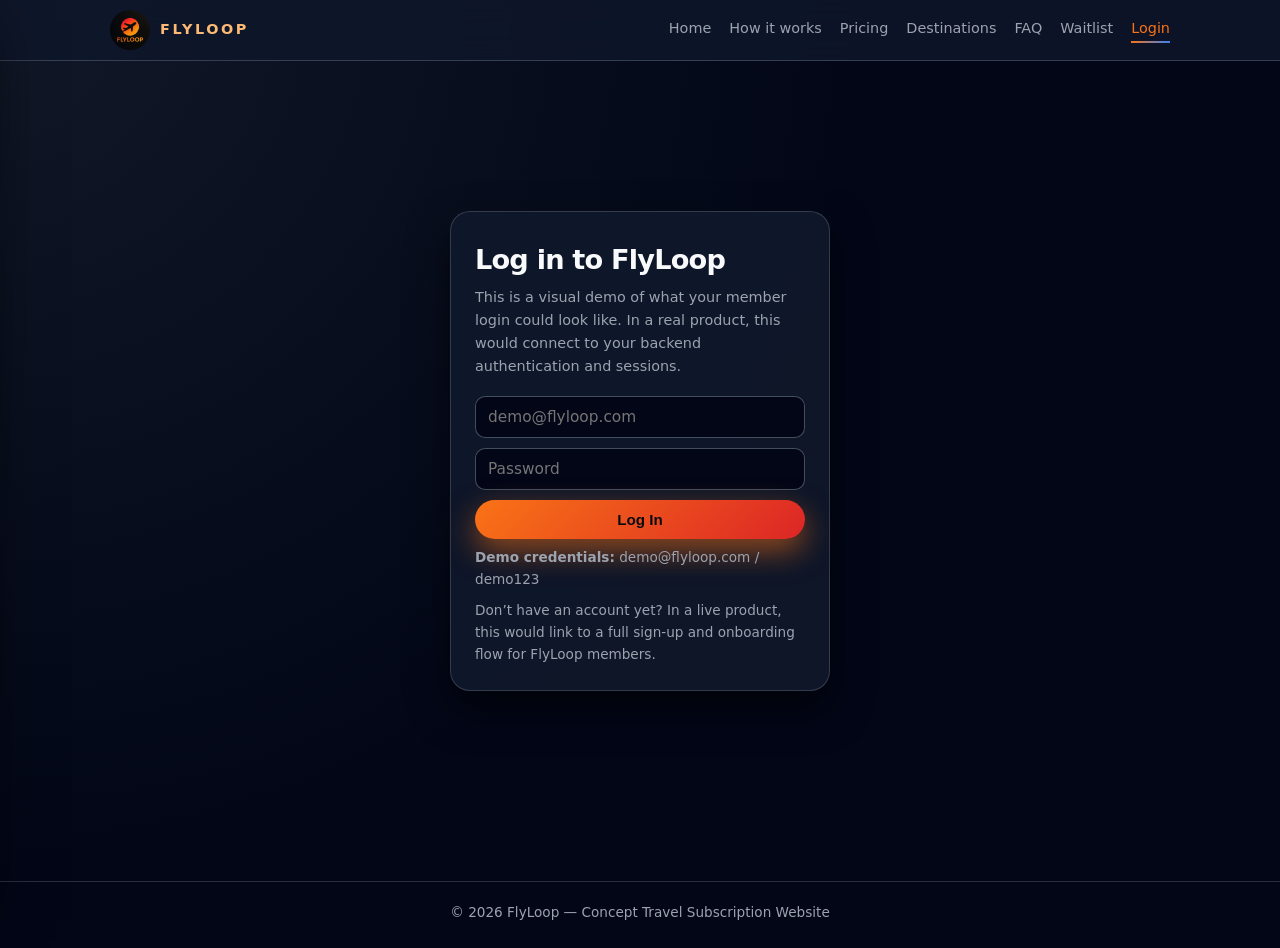
<file: login.html>
<!DOCTYPE html>
<html lang="en">
<head>
  <meta charset="UTF-8" />
  <title>Login – FlyLoop</title>
  <meta name="viewport" content="width=device-width, initial-scale=1" />
  <link rel="icon" type="image/png" href="favicon.png?v=1" />
  <link rel="apple-touch-icon" href="favicon.png?v=1" />
  <meta
    name="description"
    content="Log in to the FlyLoop concept dashboard using demo credentials to explore how a travel subscription member area could look."
  />

  <style>
    html { scroll-behavior: smooth; }

    :root {
      --bg: #050505;
      --surface: #111111;
      --surface-alt: #18181B;
      --primary: #F97316;      /* orange */
      --primary-soft: #FDBA74;
      --accent-blue: #3B82F6;  /* blue */
      --accent-red: #DC2626;   /* red (for small highlights) */
      --text: #F9FAFB;
      --muted: #9CA3AF;
      --border-subtle: rgba(148, 163, 184, 0.35);
      --radius-lg: 18px;
      --shadow-soft: 0 18px 40px rgba(0, 0, 0, 0.6);
    }

    * { box-sizing: border-box; }

    body {
      margin: 0;
      font-family: system-ui, -apple-system, BlinkMacSystemFont, "Inter", sans-serif;
      background: radial-gradient(circle at top left, #111827, #020617 55%);
      color: var(--text);
      line-height: 1.6;
    }

    a { text-decoration: none; color: inherit; }

    /* ANIMATIONS */
    @keyframes fadeUp {
      from { opacity: 0; transform: translateY(10px); }
      to   { opacity: 1; transform: translateY(0); }
    }

    @keyframes fadeIn {
      from { opacity: 0; }
      to   { opacity: 1; }
    }

    @keyframes floatSoft {
      0%   { transform: translateY(0); }
      50%  { transform: translateY(-4px); }
      100% { transform: translateY(0); }
    }

    @keyframes glowPulse {
      0%   { box-shadow: 0 0 14px rgba(249, 115, 22, 0.5); }
      50%  { box-shadow: 0 0 24px rgba(59, 130, 246, 0.7); }
      100% { box-shadow: 0 0 14px rgba(249, 115, 22, 0.5); }
    }

    /* NAVBAR */
    header {
      position: sticky;
      top: 0;
      z-index: 100;
      background: rgba(15, 23, 42, 0.86);
      backdrop-filter: blur(18px);
      border-bottom: 1px solid rgba(148, 163, 184, 0.3);
      animation: fadeIn 0.5s ease-out both;
    }

    .nav {
      max-width: 1100px;
      margin: auto;
      padding: 10px 20px;
      display: flex;
      align-items: center;
      justify-content: space-between;
      gap: 16px;
    }

    .nav-left {
      display: flex;
      align-items: center;
      gap: 10px;
      min-width: 0;
    }

    .brand-home {
      display: flex;
      align-items: center;
      gap: 10px;
      min-width: 0;
      color: inherit;
    }

    /* ✅ Mobile menu button */
    .menu-btn {
      display: none;
      width: 42px;
      height: 42px;
      border-radius: 999px;
      border: 1px solid rgba(148, 163, 184, 0.35);
      background: rgba(2, 6, 23, 0.35);
      color: var(--text);
      cursor: pointer;
      font-size: 18px;
      line-height: 1;
      align-items: center;
      justify-content: center;
      flex: 0 0 auto;
    }

    .menu-btn:hover {
      border-color: rgba(249, 115, 22, 0.7);
      background: rgba(249, 115, 22, 0.08);
    }

    .logo-mark {
      width: 40px;
      height: 40px;
      border-radius: 999px;
      background: #020617;
      animation: glowPulse 3s ease-in-out infinite;
      overflow: hidden;
      display: flex;
      align-items: center;
      justify-content: center;
      flex: 0 0 auto;
    }

    .logo-mark img {
      width: 100%;
      height: 100%;
      object-fit: cover;
      display: block;
    }

    .nav-title {
      font-weight: 800;
      letter-spacing: 0.18em;
      font-size: 0.9rem;
      text-transform: uppercase;
      color: var(--primary-soft);
      white-space: nowrap;
      overflow: hidden;
      text-overflow: ellipsis;
    }

    .nav-links {
      display: flex;
      align-items: center;
      flex-wrap: wrap;
      gap: 18px;
      font-size: 0.9rem;
      margin-left: auto;
      justify-content: flex-end;
      white-space: nowrap;
    }

    .nav-links a {
      color: var(--muted);
      font-weight: 500;
      position: relative;
      padding-bottom: 2px;
      white-space: nowrap;
    }

    .nav-links a::after {
      content: "";
      position: absolute;
      left: 0;
      bottom: 0;
      width: 0;
      height: 2px;
      background: linear-gradient(90deg, var(--primary), var(--accent-blue));
      transition: width 0.18s ease-out;
    }

    .nav-links a:hover::after { width: 100%; }
    .nav-links a:hover        { color: var(--primary-soft); }
    .nav-links a.nav-active   { color: var(--primary); }
    .nav-links a.nav-active::after { width: 100%; }

    /* ✅ SIDEBAR (mobile only) */
    .sidebar-overlay {
      position: fixed;
      inset: 0;
      background: rgba(0, 0, 0, 0.55);
      backdrop-filter: blur(6px);
      opacity: 0;
      pointer-events: none;
      transition: opacity 0.2s ease-out;
      z-index: 300;
    }

    .sidebar {
      position: fixed;
      top: 0;
      left: 0;
      height: 100vh;
      width: min(86vw, 340px);
      background: rgba(2, 6, 23, 0.96);
      border-right: 1px solid rgba(148, 163, 184, 0.25);
      box-shadow: 0 20px 60px rgba(0,0,0,0.7);
      transform: translateX(-105%);
      transition: transform 0.22s ease-out;
      z-index: 310;
      padding: 14px;
      display: flex;
      flex-direction: column;
      gap: 14px;
    }

    .sidebar-header {
      display: flex;
      align-items: center;
      justify-content: space-between;
      gap: 10px;
      padding-bottom: 10px;
      border-bottom: 1px solid rgba(148, 163, 184, 0.2);
    }

    .sidebar-brand {
      display: flex;
      align-items: center;
      gap: 10px;
      min-width: 0;
    }

    .sidebar-title {
      font-weight: 800;
      letter-spacing: 0.14em;
      text-transform: uppercase;
      color: var(--primary-soft);
      font-size: 0.9rem;
      white-space: nowrap;
      overflow: hidden;
      text-overflow: ellipsis;
    }

    .sidebar-close {
      width: 40px;
      height: 40px;
      border-radius: 999px;
      border: 1px solid rgba(148, 163, 184, 0.35);
      background: rgba(2, 6, 23, 0.35);
      color: var(--text);
      cursor: pointer;
      font-size: 18px;
    }

    .sidebar-close:hover {
      border-color: rgba(249, 115, 22, 0.7);
      background: rgba(249, 115, 22, 0.08);
    }

    .sidebar-nav {
      display: grid;
      gap: 10px;
      padding-top: 6px;
    }

    .sidebar-nav a {
      display: flex;
      align-items: center;
      justify-content: space-between;
      gap: 12px;
      padding: 12px 12px;
      border-radius: 14px;
      border: 1px solid rgba(148, 163, 184, 0.22);
      background: rgba(15, 23, 42, 0.35);
      color: var(--text);
      font-weight: 600;
      font-size: 0.95rem;
    }

    .sidebar-nav a:hover {
      border-color: rgba(249, 115, 22, 0.6);
      background: rgba(249, 115, 22, 0.10);
    }

    .sidebar-nav a.active {
      border-color: rgba(249, 115, 22, 0.85);
      background: rgba(249, 115, 22, 0.14);
      color: var(--primary-soft);
    }

    body.sidebar-open .sidebar-overlay { opacity: 1; pointer-events: auto; }
    body.sidebar-open .sidebar { transform: translateX(0); }

    /* LAYOUT */
    section {
      padding: 80px 0;
      animation: fadeUp 0.6s ease-out both;
    }

    .container {
      max-width: 1100px;
      margin: auto;
      padding: 0 20px;
    }

    h1, h2, h3 {
      margin: 0 0 10px;
      letter-spacing: -0.03em;
    }

    h1 { font-size: clamp(2.0rem, 3vw, 2.4rem); }
    p { margin: 0; }

    /* BUTTONS */
    .btn-primary {
      padding: 11px 22px;
      border-radius: 999px;
      font-weight: 600;
      font-size: 0.95rem;
      display: inline-flex;
      align-items: center;
      justify-content: center;
      gap: 6px;
      cursor: pointer;
      transition: 0.2s;
      border: none;
      white-space: nowrap;
      background: linear-gradient(135deg, #F97316, #DC2626);
      color: #0B0B0F;
      box-shadow: 0 12px 30px rgba(248, 113, 22, 0.55);
      width: 100%;
    }

    .btn-primary:hover {
      transform: translateY(-2px) scale(1.01);
      box-shadow: 0 16px 40px rgba(248, 113, 22, 0.7);
    }

    /* FORMS */
    form { margin-top: 18px; }

    input {
      padding: 11px 12px;
      width: 100%;
      border-radius: 10px;
      border: 1px solid rgba(75, 85, 99, 0.9);
      margin-bottom: 10px;
      font-size: 0.96rem;
      font-family: inherit;
      outline: none;
      background: #020617;
      color: var(--text);
      transition: border-color 0.15s ease, box-shadow 0.15s ease, background 0.15s ease;
    }

    input:focus {
      border-color: var(--primary);
      box-shadow: 0 0 0 1px rgba(248, 113, 22, 0.4);
      background: #020617;
    }

    /* LOGIN CARD */
    .auth-wrapper {
      min-height: calc(100vh - 120px);
      display: flex;
      align-items: center;
      justify-content: center;
    }

    .auth-card {
      background: rgba(15, 23, 42, 0.96);
      border-radius: 20px;
      padding: 26px 24px 24px;
      max-width: 380px;
      width: 100%;
      border: 1px solid rgba(55, 65, 81, 0.9);
      box-shadow: var(--shadow-soft);
      animation: fadeUp 0.6s ease-out both;
    }

    .auth-card h1 {
      font-size: 1.7rem;
      margin-bottom: 4px;
    }

    .auth-sub {
      font-size: 0.9rem;
      color: var(--muted);
      margin-bottom: 18px;
    }

    .auth-footer-text {
      margin-top: 10px;
      font-size: 0.85rem;
      color: var(--muted);
    }

    /* FOOTER */
    footer {
      background: #020617;
      border-top: 1px solid rgba(55, 65, 81, 0.7);
      padding: 20px 0 24px;
      margin-top: 40px;
      font-size: 0.85rem;
      color: var(--muted);
    }

    footer .container { text-align: center; }

    /* RESPONSIVE */
    @media (max-width: 720px) {
      .nav { padding: 10px 12px; }
      .nav-links { display: none; }
      .menu-btn { display: inline-flex; }
      body.sidebar-open { overflow: hidden; }
      .nav-title { font-size: 0.85rem; letter-spacing: 0.14em; }
    }
  </style>
</head>

<body>

  <!-- ✅ Sidebar overlay + panel -->
  <div class="sidebar-overlay" id="sidebarOverlay" aria-hidden="true"></div>

  <aside class="sidebar" id="sidebar" aria-label="Mobile sidebar navigation">
    <div class="sidebar-header">
      <a href="index.html" class="sidebar-brand" aria-label="FlyLoop home"><div class="logo-mark" style="animation:none;"><img src="logo.png?v=2" alt="FlyLoop logo" /></div><div class="sidebar-title">FlyLoop</div></a>
      <button class="sidebar-close" id="sidebarClose" aria-label="Close menu">✕</button>
    </div>

    <nav class="sidebar-nav">
      <a href="index.html">Home</a>
      <a href="how.html">How it works</a>
      <a href="pricing.html">Pricing</a>
      <a href="destinations.html">Destinations</a>
      <a href="faq.html">FAQ</a>
      <a href="waitlist.html">Waitlist</a>
      <a href="login.html" class="active">Login</a>
    </nav>
  </aside>

  <header>
    <div class="nav">
      <div class="nav-left">
        <button class="menu-btn" id="menuBtn" aria-label="Open menu" aria-controls="sidebar" aria-expanded="false">☰</button>

        <a href="index.html" class="brand-home" aria-label="FlyLoop home"><div class="logo-mark"><img src="logo.png?v=2" alt="FlyLoop logo" /></div><div class="nav-title">FLYLOOP</div></a>
      </div>

      <nav class="nav-links" aria-label="Main navigation">
        <a href="index.html">Home</a>
        <a href="how.html">How it works</a>
        <a href="pricing.html">Pricing</a>
        <a href="destinations.html">Destinations</a>
        <a href="faq.html">FAQ</a>
        <a href="waitlist.html">Waitlist</a>
        <a href="login.html" class="nav-active">Login</a>
      </nav>
    </div>
  </header>

  <section class="auth-wrapper">
    <div class="auth-card">
      <h1>Log in to FlyLoop</h1>
      <p class="auth-sub">
        This is a visual demo of what your member login could look like. In a real
        product, this would connect to your backend authentication and sessions.
      </p>

      <form id="login-form" novalidate>
        <input
          type="email"
          id="email"
          placeholder="demo@flyloop.com"
          autocomplete="email"
          required
        />
        <input
          type="password"
          id="password"
          placeholder="Password"
          autocomplete="current-password"
          required
        />
        <button class="btn-primary" type="submit">Log In</button>
      </form>

      <div class="auth-footer-text" style="margin-top: 8px;">
        <strong>Demo credentials:</strong> demo@flyloop.com / demo123
      </div>

      <div
        class="auth-footer-text"
        id="login-error"
        style="display:none; color:#FCA5A5;"
      >
        Incorrect demo login. Try: demo@flyloop.com / demo123
      </div>

      <div class="auth-footer-text">
        Don’t have an account yet? In a live product, this would link to a full
        sign-up and onboarding flow for FlyLoop members.
      </div>
    </div>
  </section>

  <footer>
    <div class="container">
      © 2026 FlyLoop — Concept Travel Subscription Website
    </div>
  </footer>

  <script>
    // ✅ Sidebar open/close
    (function () {
      const body = document.body;
      const menuBtn = document.getElementById("menuBtn");
      const sidebar = document.getElementById("sidebar");
      const overlay = document.getElementById("sidebarOverlay");
      const closeBtn = document.getElementById("sidebarClose");

      function openSidebar() {
        body.classList.add("sidebar-open");
        menuBtn?.setAttribute("aria-expanded", "true");
        overlay?.setAttribute("aria-hidden", "false");
      }

      function closeSidebar() {
        body.classList.remove("sidebar-open");
        menuBtn?.setAttribute("aria-expanded", "false");
        overlay?.setAttribute("aria-hidden", "true");
      }

      menuBtn?.addEventListener("click", openSidebar);
      closeBtn?.addEventListener("click", closeSidebar);
      overlay?.addEventListener("click", closeSidebar);

      document.addEventListener("keydown", (e) => {
        if (e.key === "Escape") closeSidebar();
      });

      sidebar?.addEventListener("click", (e) => {
        const target = e.target;
        if (target && target.tagName === "A") closeSidebar();
      });
    })();

    // Simple demo login logic for portfolio purposes
    (function () {
      const form = document.getElementById('login-form');
      const emailInput = document.getElementById('email');
      const passwordInput = document.getElementById('password');
      const errorBox = document.getElementById('login-error');

      if (!form) return;

      form.addEventListener('submit', function (e) {
        e.preventDefault();

        const email = (emailInput.value || '').trim();
        const password = (passwordInput.value || '').trim();

        // Demo credentials only
        if (email === 'demo@flyloop.com' && password === 'demo123') {
          errorBox.style.display = 'none';
          // In a real app you'd set a token/session. Here we just redirect.
          window.location.href = 'dashboard.html';
        } else {
          errorBox.style.display = 'block';
        }
      });
    })();
  </script>

</body>
</html>
</file>
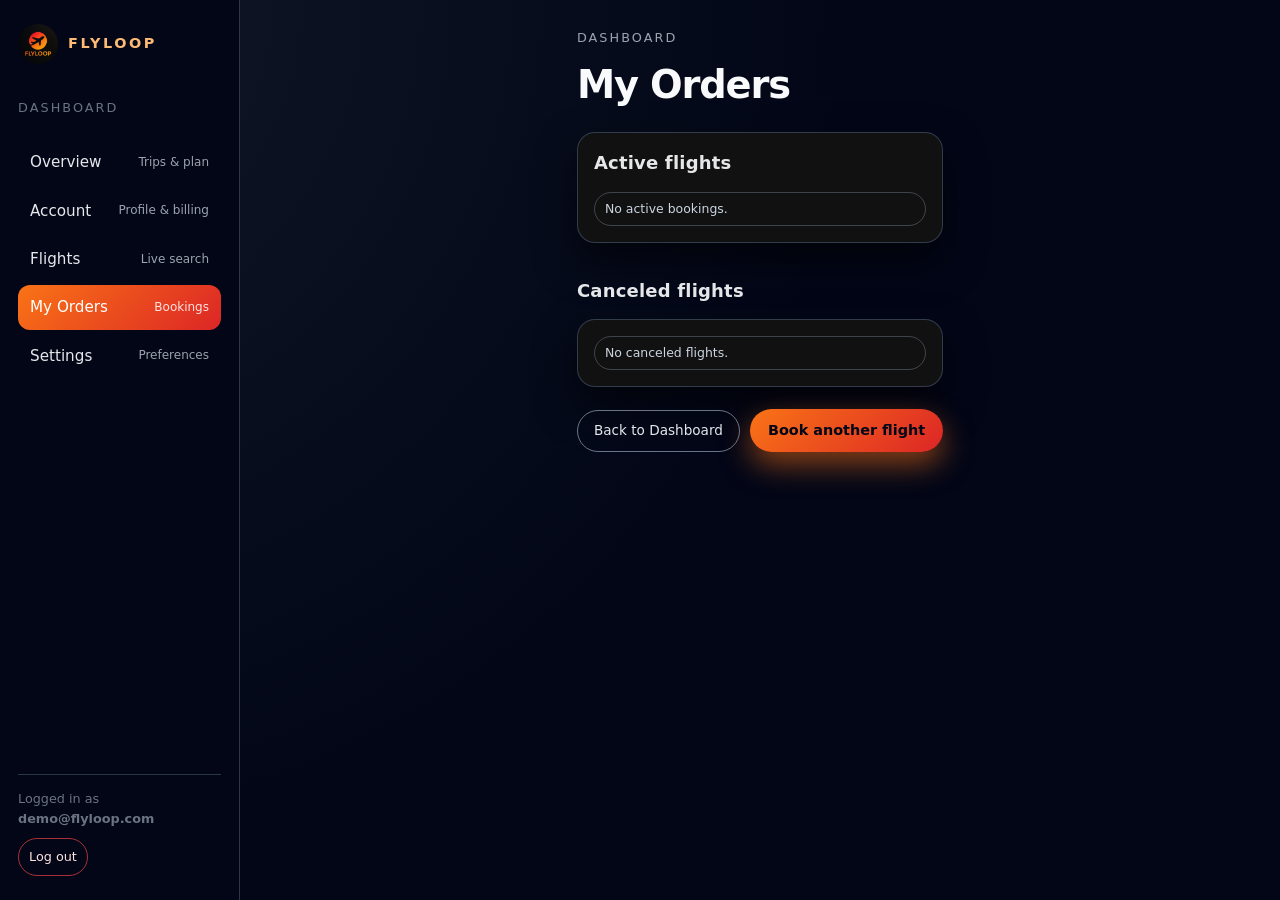
<file: my-booked-flights.html>
<!DOCTYPE html>
<html lang="en">
<head>
  <meta charset="UTF-8" />
  <title>My Orders – FlyLoop</title>
  <meta name="viewport" content="width=device-width, initial-scale=1" />
  <link rel="icon" type="image/png" href="favicon.png?v=1" />
  <link rel="apple-touch-icon" href="favicon.png?v=1" />
  <link rel="stylesheet" href="assets/flights.css" />

  <!-- Orders UI polish + desktop layout override (no empty right side) -->
  <style>
    /* Without this, flights.css may reserve space for sidebar even when you want a centered page */
    .content { max-width: 1050px; margin: 0 auto; padding: 28px 20px 50px; }
    .orders-card { padding: 16px; }
    .orders-list { display:flex; flex-direction:column; gap:12px; }

    .section-title{
      font-size: 18px;
      font-weight: 750;
      letter-spacing: .2px;
      margin: 34px 0 14px;
      opacity: .92;
    }

    .order-row{
      border: 1px solid rgba(148,163,184,.25);
      border-radius: 18px;
      padding: 14px;
      background: rgba(2,6,23,.30);
      box-shadow: 0 14px 30px rgba(0,0,0,.35);
    }

    .order-grid{
      display:grid;
      grid-template-columns: 1.2fr 1fr auto;
      gap: 14px;
      align-items: start;
    }

    .order-route{
      display:flex;
      align-items:center;
      gap:10px;
      flex-wrap:wrap;
      font-weight: 850;
      letter-spacing:.2px;
    }

    .status-pill{
      display:inline-flex;
      align-items:center;
      padding: 5px 10px;
      border-radius: 999px;
      border: 1px solid rgba(148,163,184,.28);
      background: rgba(255,255,255,.03);
      font-size: 12px;
      font-weight: 700;
      opacity:.92;
    }

    .order-meta{
      margin-top: 8px;
      display:flex;
      flex-direction:column;
      gap: 4px;
      opacity: .88;
      font-size: 13px;
      line-height: 1.25rem;
    }

    .order-times{
      display:flex;
      flex-direction:column;
      gap: 8px;
      padding-top: 2px;
      opacity:.92;
    }
    .time-line{
      display:flex;
      align-items:center;
      gap:10px;
      font-weight: 750;
      letter-spacing:.2px;
    }
    .time-line small{ font-weight:600; opacity:.75; }

    .order-right{
      display:flex;
      flex-direction:column;
      align-items:flex-end;
      gap: 10px;
      min-width: 160px;
    }

    .price-pill{
      display:inline-flex;
      align-items:center;
      justify-content:center;
      padding: 8px 12px;
      border-radius: 999px;
      border: 1px solid rgba(148,163,184,.25);
      background: rgba(255,255,255,.03);
      font-weight: 850;
      letter-spacing:.2px;
      white-space: nowrap;
    }

    .row-actions{ display:flex; gap:10px; flex-wrap:wrap; justify-content:flex-end; }

    .order-row.is-canceled{
      opacity: .72;
      filter: saturate(.85);
    }

    @media (max-width: 860px){
      .order-grid{ grid-template-columns: 1fr; }
      .order-right{ align-items:flex-start; min-width: 0; }
      .row-actions{ justify-content:flex-start; }
    }
  </style>
</head>

<body>
  <!-- Mobile top bar (same as flights page) -->
  <header class="mobile-topbar" aria-label="Mobile header">
    <div class="mobile-topbar-inner">
      <button class="hamburger" id="openNavBtn" type="button"
              aria-label="Open menu" aria-controls="sidebarNav" aria-expanded="false">
        <span class="hamburger-icon" aria-hidden="true"><span></span></span>
        Menu
      </button>

      <a href="index.html" class="sidebar-logo" style="margin:0;" aria-label="FlyLoop home"><img src="logo.png?v=2" alt="FlyLoop logo" /><span>FLYLOOP</span></a>
    </div>
  </header>

  <div class="sidebar-overlay" id="sidebarOverlay" aria-hidden="true"></div>

  <div class="layout">
    <!-- Sidebar (added to Orders page) -->
    <aside class="sidebar" id="sidebarNav" aria-label="Dashboard navigation">
      <button class="sidebar-close" id="closeNavBtn" type="button" aria-label="Close menu">
        Close ✕
      </button>

      <a href="index.html" class="sidebar-logo" aria-label="FlyLoop home"><img src="logo.png?v=2" alt="FlyLoop logo" /><span>FLYLOOP</span></a>

      <div class="sidebar-title">Dashboard</div>

      <nav class="sidebar-nav" aria-label="Dashboard pages">
        <a class="sidebar-link" href="dashboard.html#overview">
          <span class="label">Overview</span>
          <small>Trips &amp; plan</small>
        </a>

        <a class="sidebar-link" href="dashboard.html#account">
          <span class="label">Account</span>
          <small>Profile &amp; billing</small>
        </a>

        <a class="sidebar-link" href="flights.html">
          <span class="label">Flights</span>
          <small>Live search</small>
        </a>

        <a class="sidebar-link active" href="my-orders.html" aria-current="page">
          <span class="label">My Orders</span>
          <small>Bookings</small>
        </a>

        <a class="sidebar-link" href="dashboard.html#settings">
          <span class="label">Settings</span>
          <small>Preferences</small>
        </a>
      </nav>

      <div class="sidebar-footer">
        Logged in as <strong>demo@flyloop.com</strong><br />
        <a href="login.html" class="logout-link">Log out</a>
      </div>
    </aside>

    <!-- Main -->
    <main class="content">
      <div class="eyebrow">Dashboard</div>
      <h1 style="margin:6px 0 0;">My Orders</h1>

      <!-- Active -->
      <section class="card orders-card" aria-label="Active flights" style="margin-top:16px;">
        <div class="section-title" style="margin:0 0 14px;">Active flights</div>
        <div class="orders-list" id="orders-active">
          <div class="pill">Loading…</div>
        </div>
      </section>

      <!-- Title OUTSIDE box (your requirement) -->
      <div class="section-title">Canceled flights</div>

      <!-- Canceled -->
      <section class="card orders-card" aria-label="Canceled flights">
        <div class="orders-list" id="orders-canceled">
          <div class="pill">No canceled flights.</div>
        </div>
      </section>

      <div class="actions" style="margin-top:22px;">
        <a class="btn-outline" href="dashboard.html#overview">Back to Dashboard</a>
        <a class="btn-primary" href="flights.html">Book another flight</a>
      </div>
    </main>
  </div>

  <script>
    /* --------------------------
       Sidebar open/close (shared)
       -------------------------- */
    (function initSidebar() {
      const openBtn = document.getElementById("openNavBtn");
      const closeBtn = document.getElementById("closeNavBtn");
      const overlay = document.getElementById("sidebarOverlay");
      const sidebar = document.getElementById("sidebarNav");

      function openNav() {
        document.body.classList.add("nav-open");
        if (openBtn) openBtn.setAttribute("aria-expanded", "true");
        if (overlay) overlay.setAttribute("aria-hidden", "false");
      }

      function closeNav() {
        document.body.classList.remove("nav-open");
        if (openBtn) openBtn.setAttribute("aria-expanded", "false");
        if (overlay) overlay.setAttribute("aria-hidden", "true");
      }

      if (openBtn) openBtn.addEventListener("click", openNav);
      if (closeBtn) closeBtn.addEventListener("click", closeNav);
      if (overlay) overlay.addEventListener("click", closeNav);

      document.addEventListener("keydown", (e) => {
        if (e.key === "Escape") closeNav();
      });

      // Prevent clicks inside sidebar from closing
      if (sidebar) {
        sidebar.addEventListener("click", (e) => e.stopPropagation());
      }
    })();

    /* --------------------------
       Orders (Active + Canceled)
       -------------------------- */
    const ORDERS_KEY = "flyloop_orders";
    const activeEl = document.getElementById("orders-active");
    const canceledEl = document.getElementById("orders-canceled");

    let orders = JSON.parse(localStorage.getItem(ORDERS_KEY) || "[]");

    function saveOrders() {
      localStorage.setItem(ORDERS_KEY, JSON.stringify(orders));
    }

    function escapeHtml(s){
      return String(s ?? "")
        .replaceAll("&","&amp;")
        .replaceAll("<","&lt;")
        .replaceAll(">","&gt;")
        .replaceAll('"',"&quot;")
        .replaceAll("'","&#039;");
    }

    function priceText(o){
      if (o.priceText) return o.priceText;
      if (typeof o.price === "number") return `CAD ${o.price.toFixed(2)}`;
      return "CAD —";
    }

    function renderOrderRow(o, canCancel){
      const route = `${o.origin || "—"} → ${o.destination || "—"}`;
      const status = o.status || "Booked";
      const date = o.departDate || "—";
      const departTime = o.departTime || "—";
      const arriveTime = o.arriveTime || "—";
      const cabin = o.cabin || "ECONOMY";
      const pax = o.adults || 1;
      const id = o.id || "—";
      const canceledClass = (status === "Canceled") ? "is-canceled" : "";

      return `
        <div class="order-row ${canceledClass}" data-order-id="${escapeHtml(id)}">
          <div class="order-grid">
            <div>
              <div class="order-route">
                <span>${escapeHtml(route)}</span>
                <span class="status-pill">${escapeHtml(status)}</span>
              </div>

              <div class="order-meta">
                <div>${escapeHtml(date)}</div>
                <div>Cabin: <strong>${escapeHtml(cabin)}</strong> • Pax: <strong>${escapeHtml(pax)}</strong></div>
                <div>Order: <strong>${escapeHtml(id)}</strong></div>
              </div>
            </div>

            <div class="order-times">
              <div class="time-line">
                <span>${escapeHtml(departTime)}</span>
                <small>depart</small>
              </div>
              <div class="time-line">
                <span>${escapeHtml(arriveTime)}</span>
                <small>arrive</small>
              </div>
            </div>

            <div class="order-right">
              <div class="price-pill">${escapeHtml(priceText(o))}</div>

              ${canCancel ? `
                <div class="row-actions">
                  <button class="btn-outline" type="button" data-action="cancel" data-id="${escapeHtml(id)}">
                    Cancel
                  </button>
                </div>
              ` : ""}
            </div>
          </div>
        </div>
      `;
    }

    function render(){
      const flightOrders = orders.filter(o => (o.orderType || "flight") === "flight");
      const active = flightOrders.filter(o => (o.status || "Booked") !== "Canceled");
      const canceled = flightOrders.filter(o => (o.status || "") === "Canceled");

      activeEl.innerHTML = active.length
        ? active.map(o => renderOrderRow(o, true)).join("")
        : `<div class="pill">No active bookings.</div>`;

      canceledEl.innerHTML = canceled.length
        ? canceled.map(o => renderOrderRow(o, false)).join("")
        : `<div class="pill">No canceled flights.</div>`;
    }

    // Cancel handler (confirm + move to canceled + scroll)
    document.addEventListener("click", (e) => {
      const btn = e.target.closest('button[data-action="cancel"]');
      if (!btn) return;

      const id = btn.getAttribute("data-id");
      if (!id) return;

      const ok = confirm("Are you sure you want to cancel?");
      if (!ok) return;

      orders = orders.map(o =>
        o.id === id ? { ...o, status: "Canceled", canceledAt: new Date().toISOString() } : o
      );

      saveOrders();
      render();

      canceledEl.scrollIntoView({ behavior: "smooth", block: "start" });
    });

    render();
  </script>
</body>
</html>
</file>
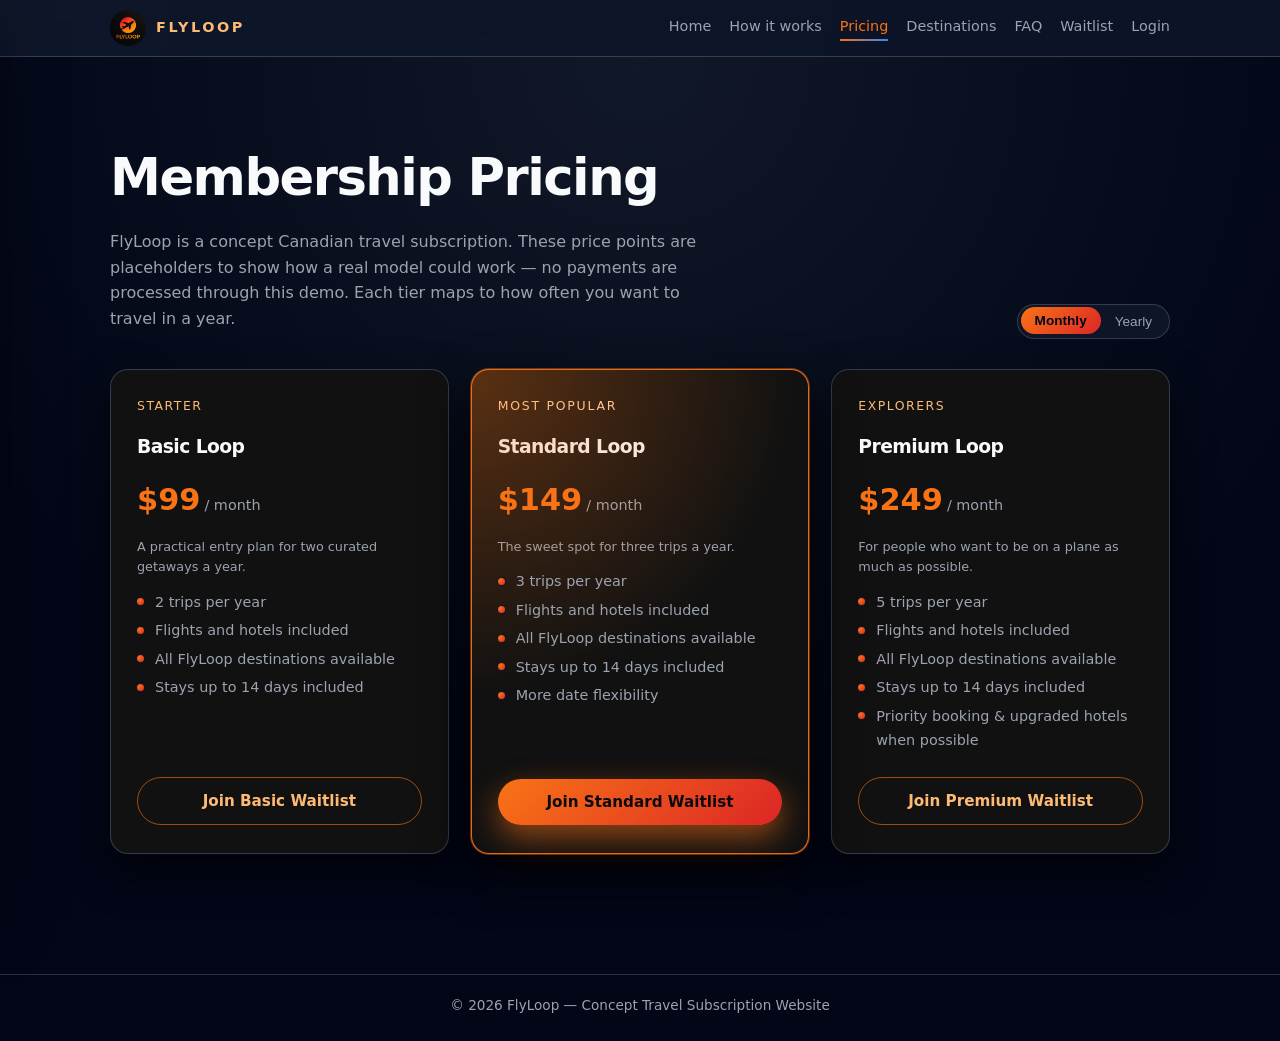
<file: pricing.html>
<!DOCTYPE html>
<html lang="en">
<head>
  <meta charset="UTF-8" />
  <title>Pricing – FlyLoop</title>
  <meta name="viewport" content="width=device-width, initial-scale=1" />
  <link rel="icon" type="image/png" href="favicon.png?v=1" />
  <link rel="apple-touch-icon" href="favicon.png?v=1" />
  <meta
    name="description"
    content="Explore FlyLoop's concept membership pricing: Basic (2 trips/year), Standard (3 trips/year), and Premium (5 trips/year) for subscription-style travel."
  />
  <style>
    html { scroll-behavior: smooth; }

    :root {
      --bg: #050505;
      --surface: #111111;
      --surface-alt: #18181B;
      --primary: #F97316;      /* orange */
      --primary-soft: #FDBA74;
      --accent-blue: #3B82F6;  /* blue */
      --accent-red: #DC2626;   /* red (for small highlights) */
      --text: #F9FAFB;
      --muted: #9CA3AF;
      --border-subtle: rgba(148, 163, 184, 0.35);
      --radius-lg: 18px;
      --shadow-soft: 0 18px 40px rgba(0, 0, 0, 0.6);
    }

    * { box-sizing: border-box; }

    body {
      margin: 0;
      font-family: system-ui, -apple-system, BlinkMacSystemFont, "Inter", sans-serif;
      background: radial-gradient(circle at top left, #111827, #020617 55%);
      color: var(--text);
      line-height: 1.6;
    }

    a { text-decoration: none; color: inherit; }

    /* ANIMATIONS */
    @keyframes fadeUp {
      from { opacity: 0; transform: translateY(10px); }
      to   { opacity: 1; transform: translateY(0); }
    }

    @keyframes fadeIn {
      from { opacity: 0; }
      to   { opacity: 1; }
    }

    @keyframes floatSoft {
      0%   { transform: translateY(0); }
      50%  { transform: translateY(-4px); }
      100% { transform: translateY(0); }
    }

    @keyframes glowPulse {
      0%   { box-shadow: 0 0 14px rgba(249, 115, 22, 0.5); }
      50%  { box-shadow: 0 0 24px rgba(59, 130, 246, 0.7); }
      100% { box-shadow: 0 0 14px rgba(249, 115, 22, 0.5); }
    }

    /* NAVBAR */
    header {
      position: sticky;
      top: 0;
      z-index: 100;
      background: rgba(15, 23, 42, 0.86);
      backdrop-filter: blur(18px);
      border-bottom: 1px solid rgba(148, 163, 184, 0.3);
      animation: fadeIn 0.5s ease-out both;
    }

    .nav {
      max-width: 1100px;
      margin: auto;
      padding: 10px 20px;
      display: flex;
      align-items: center;
      justify-content: space-between;
      gap: 16px;
    }

    .nav-left {
      display: flex;
      align-items: center;
      gap: 10px;
      min-width: 0;
    }

    .brand-home {
      display: flex;
      align-items: center;
      gap: 10px;
      min-width: 0;
      color: inherit;
    }

    /* ✅ Mobile menu button */
    .menu-btn {
      display: none;
      width: 42px;
      height: 42px;
      border-radius: 999px;
      border: 1px solid rgba(148, 163, 184, 0.35);
      background: rgba(2, 6, 23, 0.35);
      color: var(--text);
      cursor: pointer;
      font-size: 18px;
      line-height: 1;
      align-items: center;
      justify-content: center;
      flex: 0 0 auto;
    }

    .menu-btn:hover {
      border-color: rgba(249, 115, 22, 0.7);
      background: rgba(249, 115, 22, 0.08);
    }

    .logo-mark {
      width: 36px;
      height: 36px;
      border-radius: 999px;
      background: #020617;
      animation: glowPulse 3s ease-in-out infinite;
      overflow: hidden;
      display: flex;
      align-items: center;
      justify-content: center;
      flex: 0 0 auto;
    }

    .logo-mark img {
      width: 100%;
      height: 100%;
      object-fit: cover;
      display: block;
    }

    .nav-title {
      font-weight: 800;
      letter-spacing: 0.18em;
      font-size: 0.9rem;
      text-transform: uppercase;
      color: var(--primary-soft);
      white-space: nowrap;
      overflow: hidden;
      text-overflow: ellipsis;
    }

    .nav-links {
      display: flex;
      align-items: center;
      flex-wrap: wrap;
      gap: 18px;
      font-size: 0.9rem;
      margin-left: auto;
      justify-content: flex-end;
      white-space: nowrap;
    }

    .nav-links a {
      color: var(--muted);
      font-weight: 500;
      position: relative;
      padding-bottom: 2px;
      white-space: nowrap;
    }

    .nav-links a::after {
      content: "";
      position: absolute;
      left: 0;
      bottom: 0;
      width: 0;
      height: 2px;
      background: linear-gradient(90deg, var(--primary), var(--accent-blue));
      transition: width 0.18s ease-out;
    }

    .nav-links a:hover::after { width: 100%; }
    .nav-links a:hover      { color: var(--primary-soft); }
    .nav-links a.nav-active { color: var(--primary); }
    .nav-links a.nav-active::after { width: 100%; }

    /* ✅ SIDEBAR (mobile only) */
    .sidebar-overlay {
      position: fixed;
      inset: 0;
      background: rgba(0, 0, 0, 0.55);
      backdrop-filter: blur(6px);
      opacity: 0;
      pointer-events: none;
      transition: opacity 0.2s ease-out;
      z-index: 300;
    }

    .sidebar {
      position: fixed;
      top: 0;
      left: 0;
      height: 100vh;
      width: min(86vw, 340px);
      background: rgba(2, 6, 23, 0.96);
      border-right: 1px solid rgba(148, 163, 184, 0.25);
      box-shadow: 0 20px 60px rgba(0,0,0,0.7);
      transform: translateX(-105%);
      transition: transform 0.22s ease-out;
      z-index: 310;
      padding: 14px;
      display: flex;
      flex-direction: column;
      gap: 14px;
    }

    .sidebar-header {
      display: flex;
      align-items: center;
      justify-content: space-between;
      gap: 10px;
      padding-bottom: 10px;
      border-bottom: 1px solid rgba(148, 163, 184, 0.2);
    }

    .sidebar-brand {
      display: flex;
      align-items: center;
      gap: 10px;
      min-width: 0;
    }

    .sidebar-title {
      font-weight: 800;
      letter-spacing: 0.14em;
      text-transform: uppercase;
      color: var(--primary-soft);
      font-size: 0.9rem;
      white-space: nowrap;
      overflow: hidden;
      text-overflow: ellipsis;
    }

    .sidebar-close {
      width: 40px;
      height: 40px;
      border-radius: 999px;
      border: 1px solid rgba(148, 163, 184, 0.35);
      background: rgba(2, 6, 23, 0.35);
      color: var(--text);
      cursor: pointer;
      font-size: 18px;
    }

    .sidebar-close:hover {
      border-color: rgba(249, 115, 22, 0.7);
      background: rgba(249, 115, 22, 0.08);
    }

    .sidebar-nav {
      display: grid;
      gap: 10px;
      padding-top: 6px;
    }

    .sidebar-nav a {
      display: flex;
      align-items: center;
      justify-content: space-between;
      gap: 12px;
      padding: 12px 12px;
      border-radius: 14px;
      border: 1px solid rgba(148, 163, 184, 0.22);
      background: rgba(15, 23, 42, 0.35);
      color: var(--text);
      font-weight: 600;
      font-size: 0.95rem;
    }

    .sidebar-nav a:hover {
      border-color: rgba(249, 115, 22, 0.6);
      background: rgba(249, 115, 22, 0.10);
    }

    .sidebar-nav a.active {
      border-color: rgba(249, 115, 22, 0.85);
      background: rgba(249, 115, 22, 0.14);
      color: var(--primary-soft);
    }

    body.sidebar-open .sidebar-overlay { opacity: 1; pointer-events: auto; }
    body.sidebar-open .sidebar { transform: translateX(0); }

    /* LAYOUT */
    section {
      padding: 80px 0;
      animation: fadeUp 0.6s ease-out both;
    }

    .container {
      max-width: 1100px;
      margin: auto;
      padding: 0 20px;
    }

    h1, h2, h3 {
      margin: 0 0 10px;
      letter-spacing: -0.03em;
    }

    h1 { font-size: clamp(2.5rem, 4vw, 3.2rem); }
    h2 { font-size: clamp(1.9rem, 3vw, 2.4rem); }
    p { margin: 0; }

    /* BUTTONS */
    .btn-primary,
    .btn-outline {
      padding: 11px 22px;
      border-radius: 999px;
      font-weight: 600;
      font-size: 0.95rem;
      display: inline-flex;
      align-items: center;
      justify-content: center;
      gap: 6px;
      cursor: pointer;
      transition: 0.2s;
      border: none;
      white-space: nowrap;
    }

    .btn-primary {
      background: linear-gradient(135deg, #F97316, #DC2626);
      color: #0B0B0F;
      box-shadow: 0 12px 30px rgba(248, 113, 22, 0.55);
    }

    .btn-primary:hover {
      transform: translateY(-2px) scale(1.01);
      box-shadow: 0 16px 40px rgba(248, 113, 22, 0.7);
    }

    .btn-outline {
      background: transparent;
      color: var(--primary-soft);
      border: 1px solid rgba(249, 115, 22, 0.6);
    }

    .btn-outline:hover { background: rgba(249, 115, 22, 0.1); }

    /* PRICING SECTION */
    .pricing-section {
      background: radial-gradient(circle at top, #111827, #020617 70%);
      padding: 80px 0;
    }

    .pricing-header {
      display: flex;
      align-items: flex-end;
      justify-content: space-between;
      gap: 16px;
      flex-wrap: wrap;
    }

    .billing-toggle {
      display: inline-flex;
      padding: 3px;
      border-radius: 999px;
      background: rgba(15, 23, 42, 0.9);
      border: 1px solid rgba(55, 65, 81, 0.9);
      font-size: 0.85rem;
    }

    .billing-pill {
      border: none;
      border-radius: 999px;
      padding: 6px 14px;
      font-size: 0.85rem;
      color: var(--muted);
      background: transparent;
      cursor: pointer;
      transition: background 0.15s ease, color 0.15s ease, transform 0.1s ease;
    }

    .billing-pill.active {
      background: linear-gradient(135deg, #F97316, #DC2626);
      color: #020617;
      font-weight: 600;
      transform: translateY(-1px);
    }

    .pricing-grid {
      display: grid;
      grid-template-columns: repeat(auto-fit, minmax(260px, 1fr));
      gap: 22px;
      margin-top: 30px;
    }

    .plan-card {
      background: var(--surface);
      border-radius: var(--radius-lg);
      padding: 26px 26px 28px;
      box-shadow: var(--shadow-soft);
      border: 1px solid rgba(55, 65, 81, 0.9);
      display: flex;
      flex-direction: column;
      gap: 12px;
      word-break: normal;
      overflow-wrap: break-word;
      transition: transform 0.18s ease, box-shadow 0.18s ease, border-color 0.18s ease;
    }

    .plan-card:hover {
      transform: translateY(-6px);
      box-shadow: 0 22px 50px rgba(0, 0, 0, 0.85);
      border-color: rgba(148, 163, 184, 0.8);
    }

    /* Featured / Most popular */
    .plan-card.featured {
      border-color: rgba(249, 115, 22, 0.9);
      box-shadow:
        0 0 0 1px rgba(249, 115, 22, 0.4),
        0 20px 50px rgba(0, 0, 0, 0.9);
      position: relative;
      transform: none;
    }

    .plan-card.featured::before {
      content: "";
      position: absolute;
      inset: -1px;
      border-radius: inherit;
      background: radial-gradient(circle at top left,
        rgba(249, 115, 22, 0.4),
        transparent 55%);
      opacity: 0.8;
      pointer-events: none;
    }

    .plan-card.featured:hover {
      transform: translateY(-8px);
      box-shadow:
        0 0 0 1px rgba(249, 115, 22, 0.6),
        0 24px 60px rgba(0, 0, 0, 0.95);
    }

    .plan-card.featured .plan-tag {
      color: #fed7aa;
      letter-spacing: 0.14em;
    }

    .plan-tag {
      font-size: 0.78rem;
      text-transform: uppercase;
      letter-spacing: 0.12em;
      color: var(--primary-soft);
    }

    .plan-card h3 { margin: 4px 0 2px; }

    .plan-price {
      font-size: 1.8rem;
      font-weight: 700;
      color: var(--primary);
      display: flex;
      align-items: baseline;
      gap: 4px;
    }

    .price-amount { font-size: 1.9rem; }

    .price-unit {
      font-size: 0.9rem;
      color: var(--muted);
      font-weight: 500;
    }

    .price-caption {
      font-size: 0.8rem;
      color: var(--muted);
    }

    .plan-list {
      font-size: 0.9rem;
      color: var(--muted);
      line-height: 1.7;
      list-style: none;
      padding-left: 0;
      margin: 0;
    }

    .plan-list li {
      margin-bottom: 4px;
      position: relative;
      padding-left: 18px;
    }

    .plan-list li::before {
      content: "";
      position: absolute;
      left: 0;
      top: 0.6em;
      width: 7px;
      height: 7px;
      border-radius: 999px;
      background: radial-gradient(circle at 30% 30%, #F97316, #DC2626);
      box-shadow: 0 0 0 1px rgba(15, 23, 42, 0.9);
    }

    .plan-cta {
      margin-top: auto;
      padding-top: 8px;
    }

    .plan-cta .btn-primary,
    .plan-cta .btn-outline {
      width: 100%;
    }

    /* FOOTER */
    footer {
      background: #020617;
      border-top: 1px solid rgba(55, 65, 81, 0.7);
      padding: 20px 0 24px;
      margin-top: 40px;
      font-size: 0.85rem;
      color: var(--muted);
    }

    footer .container { text-align: center; }

    /* RESPONSIVE */
    @media (max-width: 720px) {
      .nav { padding: 10px 12px; }
      .nav-links { display: none; }
      .menu-btn { display: inline-flex; }
      body.sidebar-open { overflow: hidden; }

      .pricing-header { align-items: flex-start; }
      .nav-title { font-size: 0.85rem; letter-spacing: 0.14em; }
    }
  </style>
</head>

<body>

  <!-- ✅ Sidebar overlay + panel -->
  <div class="sidebar-overlay" id="sidebarOverlay" aria-hidden="true"></div>

  <aside class="sidebar" id="sidebar" aria-label="Mobile sidebar navigation">
    <div class="sidebar-header">
      <a href="index.html" class="sidebar-brand" aria-label="FlyLoop home"><div class="logo-mark" style="animation:none;"><img src="logo.png?v=2" alt="FlyLoop logo" /></div><div class="sidebar-title">FlyLoop</div></a>
      <button class="sidebar-close" id="sidebarClose" aria-label="Close menu">✕</button>
    </div>

    <nav class="sidebar-nav">
      <a href="index.html">Home</a>
      <a href="how.html">How it works</a>
      <a href="pricing.html" class="active">Pricing</a>
      <a href="destinations.html">Destinations</a>
      <a href="faq.html">FAQ</a>
      <a href="waitlist.html">Waitlist</a>
      <a href="login.html">Login</a>
    </nav>
  </aside>

  <header>
    <div class="nav">
      <div class="nav-left">
        <button class="menu-btn" id="menuBtn" aria-label="Open menu" aria-controls="sidebar" aria-expanded="false">☰</button>

        <a href="index.html" class="brand-home" aria-label="FlyLoop home"><div class="logo-mark"><img src="logo.png?v=2" alt="FlyLoop logo" /></div><div class="nav-title">FLYLOOP</div></a>
      </div>

      <nav class="nav-links" aria-label="Main navigation">
        <a href="index.html">Home</a>
        <a href="how.html">How it works</a>
        <a href="pricing.html" class="nav-active">Pricing</a>
        <a href="destinations.html">Destinations</a>
        <a href="faq.html">FAQ</a>
        <a href="waitlist.html">Waitlist</a>
        <a href="login.html">Login</a>
      </nav>
    </div>
  </header>

  <section class="pricing-section">
    <div class="container">
      <div class="pricing-header">
        <div>
          <h1>Membership Pricing</h1>
          <p style="color: var(--muted); max-width: 600px; margin-bottom: 8px;">
            FlyLoop is a concept Canadian travel subscription. These price points are placeholders
            to show how a real model could work — no payments are processed through this demo.
            Each tier maps to how often you want to travel in a year.
          </p>
        </div>

        <!-- Monthly / Yearly toggle -->
        <div class="billing-toggle" aria-label="Billing period toggle">
          <button class="billing-pill active" type="button" data-billing="monthly">
            Monthly
          </button>
          <button class="billing-pill" type="button" data-billing="yearly">
            Yearly
          </button>
        </div>
      </div>

      <div class="pricing-grid">
        <!-- BASIC -->
        <div class="plan-card" data-monthly-price="99" data-yearly-price="1188" data-plan="Basic Loop">
          <div class="plan-tag">Starter</div>
          <h3>Basic Loop</h3>
          <div class="plan-price">
            <span class="price-amount">$99</span>
            <span class="price-unit">/ month</span>
          </div>
          <div class="price-caption">A practical entry plan for two curated getaways a year.</div>
          <ul class="plan-list">
            <li>2 trips per year</li>
            <li>Flights and hotels included</li>
            <li>All FlyLoop destinations available</li>
            <li>Stays up to 14 days included</li>
          </ul>
          <div class="plan-cta">
            <a href="waitlist.html" class="btn-outline">Join Basic Waitlist</a>
          </div>
        </div>

        <!-- STANDARD (FEATURED) -->
        <div class="plan-card featured" data-monthly-price="149" data-yearly-price="1788" data-plan="Standard Loop">
          <div class="plan-tag">Most popular</div>
          <h3>Standard Loop</h3>
          <div class="plan-price">
            <span class="price-amount">$149</span>
            <span class="price-unit">/ month</span>
          </div>
          <div class="price-caption">The sweet spot for three trips a year.</div>
          <ul class="plan-list">
            <li>3 trips per year</li>
            <li>Flights and hotels included</li>
            <li>All FlyLoop destinations available</li>
            <li>Stays up to 14 days included</li>
            <li>More date flexibility</li>
          </ul>
          <div class="plan-cta">
            <a href="waitlist.html" class="btn-primary">Join Standard Waitlist</a>
          </div>
        </div>

        <!-- PREMIUM -->
        <div class="plan-card" data-monthly-price="249" data-yearly-price="2988" data-plan="Premium Loop">
          <div class="plan-tag">Explorers</div>
          <h3>Premium Loop</h3>
          <div class="plan-price">
            <span class="price-amount">$249</span>
            <span class="price-unit">/ month</span>
          </div>
          <div class="price-caption">
            For people who want to be on a plane as much as possible.
          </div>
          <ul class="plan-list">
            <li>5 trips per year</li>
            <li>Flights and hotels included</li>
            <li>All FlyLoop destinations available</li>
            <li>Stays up to 14 days included</li>
            <li>Priority booking &amp; upgraded hotels when possible</li>
          </ul>
          <div class="plan-cta">
            <a href="waitlist.html" class="btn-outline">Join Premium Waitlist</a>
          </div>
        </div>
      </div>
    </div>
  </section>

  <footer>
    <div class="container">
      © 2026 FlyLoop — Concept Travel Subscription Website
    </div>
  </footer>

  <script>
    // ✅ Sidebar open/close
    (function () {
      const body = document.body;
      const menuBtn = document.getElementById("menuBtn");
      const sidebar = document.getElementById("sidebar");
      const overlay = document.getElementById("sidebarOverlay");
      const closeBtn = document.getElementById("sidebarClose");

      function openSidebar() {
        body.classList.add("sidebar-open");
        menuBtn?.setAttribute("aria-expanded", "true");
        overlay?.setAttribute("aria-hidden", "false");
      }

      function closeSidebar() {
        body.classList.remove("sidebar-open");
        menuBtn?.setAttribute("aria-expanded", "false");
        overlay?.setAttribute("aria-hidden", "true");
      }

      menuBtn?.addEventListener("click", openSidebar);
      closeBtn?.addEventListener("click", closeSidebar);
      overlay?.addEventListener("click", closeSidebar);

      document.addEventListener("keydown", (e) => {
        if (e.key === "Escape") closeSidebar();
      });

      sidebar?.addEventListener("click", (e) => {
        const target = e.target;
        if (target && target.tagName === "A") closeSidebar();
      });
    })();

    // Billing toggle logic (your original)
    const billingButtons = document.querySelectorAll('.billing-pill');
    const planCards = document.querySelectorAll('.plan-card');

    let billingMode = 'monthly';

    function updatePrices() {
      planCards.forEach(card => {
        const monthly = card.dataset.monthlyPrice;
        const yearly = card.dataset.yearlyPrice;
        const amountEl = card.querySelector('.price-amount');
        const unitEl = card.querySelector('.price-unit');
        const captionEl = card.querySelector('.price-caption');

        if (!amountEl || !unitEl) return;

        if (billingMode === 'monthly') {
          amountEl.textContent = `$${monthly}`;
          unitEl.textContent = '/ month';
          if (captionEl) {
            captionEl.textContent = captionEl.textContent.replace(/\(billed yearly.*\)$/i, '').trim();
          }
        } else {
          amountEl.textContent = `$${yearly}`;
          unitEl.textContent = '/ year';
          if (captionEl && !/\(billed yearly/i.test(captionEl.textContent)) {
            captionEl.textContent = `${captionEl.textContent} (billed yearly)`;
          }
        }
      });
    }

    billingButtons.forEach(btn => {
      btn.addEventListener('click', () => {
        const mode = btn.getAttribute('data-billing');
        if (mode === billingMode) return;

        billingMode = mode;

        billingButtons.forEach(b => b.classList.remove('active'));
        btn.classList.add('active');

        updatePrices();
      });
    });
  </script>

</body>
</html>
</file>
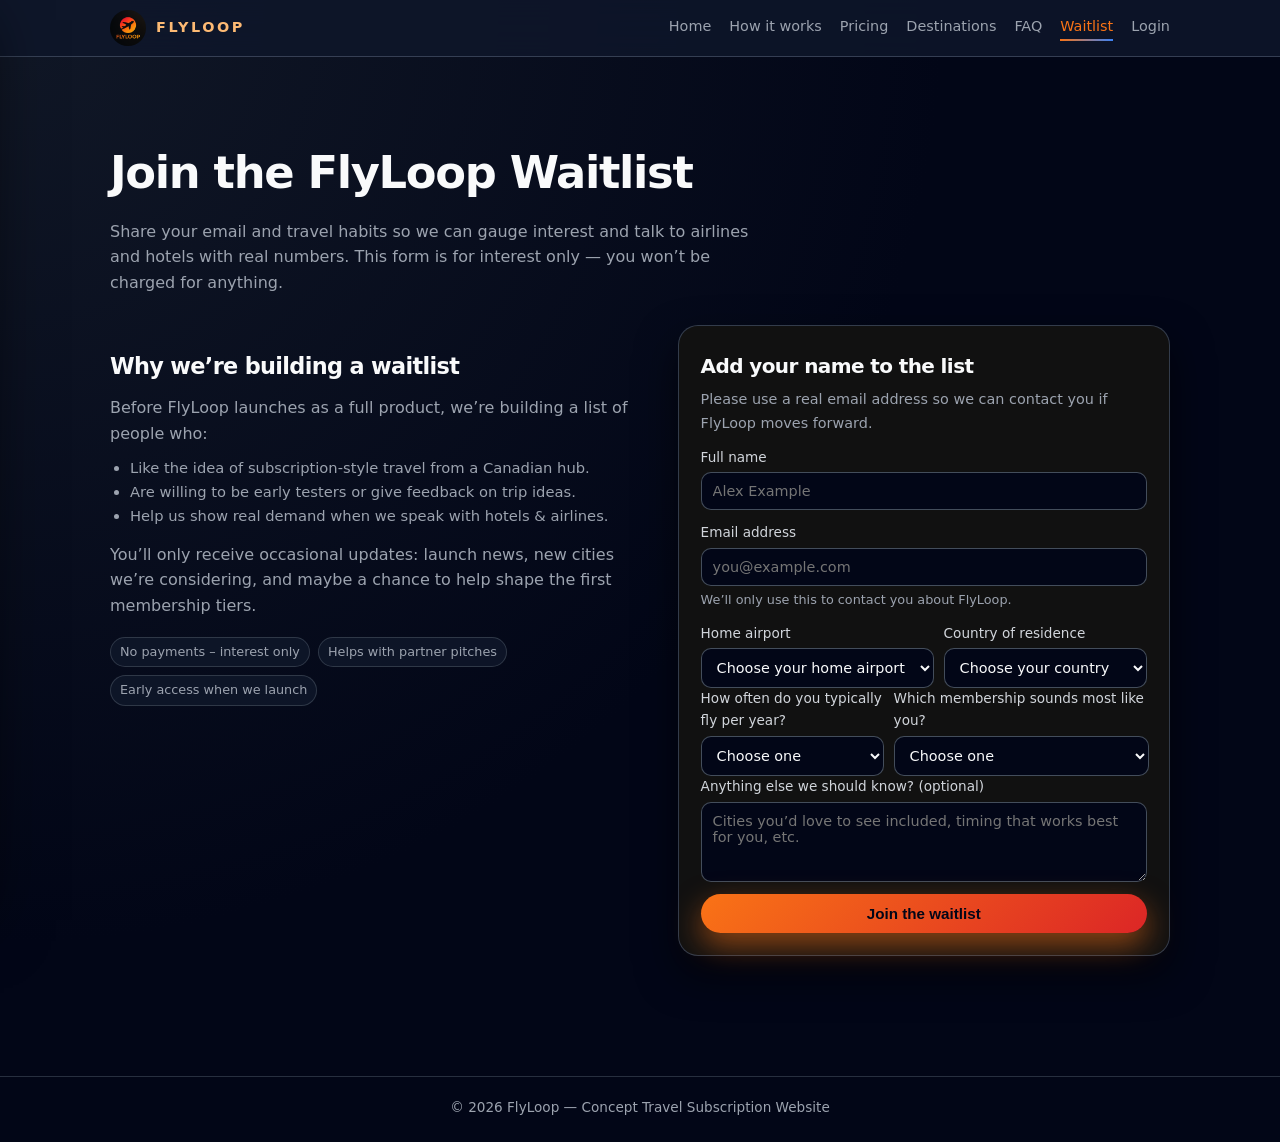
<file: waitlist.html>
<!DOCTYPE html>
<html lang="en">
<head>
  <meta charset="UTF-8" />
  <title>Join the Waitlist – FlyLoop</title>
  <meta name="viewport" content="width=device-width, initial-scale=1" />
  <link rel="icon" type="image/png" href="favicon.png?v=1" />
  <link rel="apple-touch-icon" href="favicon.png?v=1" />
  <meta
    name="description"
    content="Join the FlyLoop waitlist to be the first to know when the travel subscription launches. Share your travel habits and preferred plan."
  />

  <style>
    html { scroll-behavior: smooth; }

    :root {
      --bg: #050505;
      --surface: #111111;
      --surface-alt: #18181B;
      --primary: #F97316;
      --primary-soft: #FDBA74;
      --accent-blue: #3B82F6;
      --accent-red: #DC2626;
      --text: #F9FAFB;
      --muted: #9CA3AF;
      --border-subtle: rgba(148, 163, 184, 0.35);
      --radius-lg: 18px;
      --shadow-soft: 0 18px 40px rgba(0, 0, 0, 0.6);
    }

    * { box-sizing: border-box; }

    body {
      margin: 0;
      font-family: system-ui, -apple-system, BlinkMacSystemFont, "Inter", sans-serif;
      background: radial-gradient(circle at top left, #111827, #020617 55%);
      color: var(--text);
      line-height: 1.6;
    }

    a { text-decoration: none; color: inherit; }

    /* ANIMATIONS */
    @keyframes fadeUp {
      from { opacity: 0; transform: translateY(10px); }
      to   { opacity: 1; transform: translateY(0); }
    }

    @keyframes fadeIn {
      from { opacity: 0; }
      to   { opacity: 1; }
    }

    @keyframes glowPulse {
      0%   { box-shadow: 0 0 14px rgba(249, 115, 22, 0.5); }
      50%  { box-shadow: 0 0 24px rgba(59, 130, 246, 0.7); }
      100% { box-shadow: 0 0 14px rgba(249, 115, 22, 0.5); }
    }

    /* NAVBAR */
    header {
      position: sticky;
      top: 0;
      z-index: 100;
      background: rgba(15, 23, 42, 0.86);
      backdrop-filter: blur(18px);
      border-bottom: 1px solid rgba(148, 163, 184, 0.3);
      animation: fadeIn 0.5s ease-out both;
    }

    .nav {
      max-width: 1100px;
      margin: auto;
      padding: 10px 20px;
      display: flex;
      align-items: center;
      justify-content: space-between;
      gap: 16px;
    }

    .nav-left {
      display: flex;
      align-items: center;
      gap: 10px;
      min-width: 0;
    }

    .brand-home {
      display: flex;
      align-items: center;
      gap: 10px;
      min-width: 0;
      color: inherit;
    }

    .logo-mark {
      width: 36px;
      height: 36px;
      border-radius: 999px;
      background: #020617;
      animation: glowPulse 3s ease-in-out infinite;
      overflow: hidden;
      display: flex;
      align-items: center;
      justify-content: center;
      flex: 0 0 auto;
    }

    .logo-mark img {
      width: 100%;
      height: 100%;
      object-fit: cover;
      display: block;
    }

    .nav-title {
      font-weight: 800;
      letter-spacing: 0.18em;
      font-size: 0.9rem;
      text-transform: uppercase;
      color: var(--primary-soft);
      white-space: nowrap;
      overflow: hidden;
      text-overflow: ellipsis;
    }

    /* ✅ FIX: keep desktop tabs on the RIGHT, consistent everywhere */
    .nav-links {
      display: flex;
      align-items: center;
      gap: 18px;
      font-size: 0.9rem;

      margin-left: auto;          /* pushes the links to the right */
      justify-content: flex-end;  /* aligns them right */
      flex-wrap: nowrap;          /* prevents wrapping into the middle */
      white-space: nowrap;
    }

    .nav-links a {
      color: var(--muted);
      font-weight: 500;
      position: relative;
      padding-bottom: 2px;
      white-space: nowrap;
    }

    .nav-links a::after {
      content: "";
      position: absolute;
      left: 0;
      bottom: 0;
      width: 0;
      height: 2px;
      background: linear-gradient(90deg, var(--primary), var(--accent-blue));
      transition: width 0.18s ease-out;
    }

    .nav-links a:hover::after { width: 100%; }
    .nav-links a:hover      { color: var(--primary-soft); }
    .nav-links a.nav-active { color: var(--primary); }
    .nav-links a.nav-active::after { width: 100%; }

    /* ✅ Mobile menu button */
    .menu-btn {
      display: none; /* only mobile */
      width: 42px;
      height: 42px;
      border-radius: 999px;
      border: 1px solid rgba(148, 163, 184, 0.35);
      background: rgba(2, 6, 23, 0.35);
      color: var(--text);
      cursor: pointer;
      font-size: 18px;
      line-height: 1;
      align-items: center;
      justify-content: center;
      flex: 0 0 auto;
    }

    .menu-btn:hover {
      border-color: rgba(249, 115, 22, 0.7);
      background: rgba(249, 115, 22, 0.08);
    }

    /* ✅ SIDEBAR (mobile only) */
    .sidebar-overlay {
      position: fixed;
      inset: 0;
      background: rgba(0, 0, 0, 0.55);
      backdrop-filter: blur(6px);
      opacity: 0;
      pointer-events: none;
      transition: opacity 0.2s ease-out;
      z-index: 200;
    }

    .sidebar {
      position: fixed;
      top: 0;
      left: 0;
      height: 100vh;
      width: min(86vw, 340px);
      background: rgba(2, 6, 23, 0.96);
      border-right: 1px solid rgba(148, 163, 184, 0.25);
      box-shadow: 0 20px 60px rgba(0,0,0,0.7);
      transform: translateX(-105%);
      transition: transform 0.22s ease-out;
      z-index: 210;
      padding: 14px;
      display: flex;
      flex-direction: column;
      gap: 14px;
    }

    .sidebar-header {
      display: flex;
      align-items: center;
      justify-content: space-between;
      gap: 10px;
      padding-bottom: 10px;
      border-bottom: 1px solid rgba(148, 163, 184, 0.2);
    }

    .sidebar-brand {
      display: flex;
      align-items: center;
      gap: 10px;
      min-width: 0;
    }

    .sidebar-title {
      font-weight: 800;
      letter-spacing: 0.14em;
      text-transform: uppercase;
      color: var(--primary-soft);
      font-size: 0.9rem;
      white-space: nowrap;
      overflow: hidden;
      text-overflow: ellipsis;
    }

    .sidebar-close {
      width: 40px;
      height: 40px;
      border-radius: 999px;
      border: 1px solid rgba(148, 163, 184, 0.35);
      background: rgba(2, 6, 23, 0.35);
      color: var(--text);
      cursor: pointer;
      font-size: 18px;
    }

    .sidebar-close:hover {
      border-color: rgba(249, 115, 22, 0.7);
      background: rgba(249, 115, 22, 0.08);
    }

    .sidebar-nav {
      display: grid;
      gap: 10px;
      padding-top: 6px;
    }

    .sidebar-nav a {
      display: flex;
      align-items: center;
      justify-content: space-between;
      gap: 12px;
      padding: 12px 12px;
      border-radius: 14px;
      border: 1px solid rgba(148, 163, 184, 0.22);
      background: rgba(15, 23, 42, 0.35);
      color: var(--text);
      font-weight: 600;
      font-size: 0.95rem;
    }

    .sidebar-nav a:hover {
      border-color: rgba(249, 115, 22, 0.6);
      background: rgba(249, 115, 22, 0.10);
    }

    .sidebar-nav a.active {
      border-color: rgba(249, 115, 22, 0.85);
      background: rgba(249, 115, 22, 0.14);
      color: var(--primary-soft);
    }

    body.sidebar-open .sidebar-overlay { opacity: 1; pointer-events: auto; }
    body.sidebar-open .sidebar { transform: translateX(0); }

    /* LAYOUT */
    section {
      padding: 80px 0;
      animation: fadeUp 0.6s ease-out both;
    }

    .container {
      max-width: 1100px;
      margin: auto;
      padding: 0 20px;
    }

    h1, h2, h3 {
      margin: 0 0 10px;
      letter-spacing: -0.03em;
    }

    h1 { font-size: clamp(2.3rem, 3.5vw, 2.8rem); }
    p { margin: 0; }

    /* GRID */
    .two-col {
      display: grid;
      grid-template-columns: minmax(0, 1.1fr) minmax(0, 1fr);
      gap: 26px;
      align-items: flex-start;
      margin-top: 30px;
    }

    @media (max-width: 820px) {
      .two-col { grid-template-columns: minmax(0, 1fr); }
    }

    /* FORM */
    form { margin-top: 6px; }

    .form-card {
      background: var(--surface);
      border-radius: 20px;
      padding: 24px 22px 22px;
      box-shadow: var(--shadow-soft);
      border: 1px solid rgba(55, 65, 81, 0.9);
    }

    .form-row {
      display: flex;
      flex-direction: column;
      gap: 4px;
      margin-bottom: 12px;
      font-size: 0.9rem;
    }

    label { color: #d1d5db; font-size: 0.85rem; }

    input, select, textarea {
      padding: 10px 11px;
      border-radius: 10px;
      border: 1px solid rgba(75, 85, 99, 0.9);
      background: #020617;
      color: var(--text);
      font-family: inherit;
      font-size: 0.9rem;
      outline: none;
      resize: vertical;
    }

    textarea { min-height: 80px; max-height: 200px; }

    input:focus, select:focus, textarea:focus {
      border-color: var(--primary);
      box-shadow: 0 0 0 1px rgba(248, 113, 22, 0.4);
    }

    .inline-cols { display: flex; gap: 10px; }
    .inline-cols > .form-row { flex: 1; margin-bottom: 0; }

    @media (max-width: 600px) {
      .inline-cols { flex-direction: column; }
    }

    .helper-text { font-size: 0.8rem; color: var(--muted); }

    .btn-primary {
      padding: 11px 22px;
      border-radius: 999px;
      border: none;
      cursor: pointer;
      background: linear-gradient(135deg, #F97316, #DC2626);
      color: #020617;
      font-weight: 600;
      font-size: 0.95rem;
      box-shadow: 0 12px 30px rgba(248, 113, 22, 0.55);
      width: 100%;
    }

    .btn-primary:hover {
      transform: translateY(-1px);
      box-shadow: 0 16px 40px rgba(248, 113, 22, 0.7);
    }

    .status-message { margin-top: 10px; font-size: 0.85rem; display: none; }
    .status-success { color: #bbf7d0; }
    .status-error { color: #fecaca; }

    .pill-list {
      margin-top: 18px;
      display: flex;
      flex-wrap: wrap;
      gap: 8px;
      font-size: 0.8rem;
      color: var(--muted);
    }

    .pill-list span {
      padding: 4px 9px;
      border-radius: 999px;
      background: rgba(15, 23, 42, 0.9);
      border: 1px solid rgba(55, 65, 81, 0.8);
    }

    /* FOOTER */
    footer {
      background: #020617;
      border-top: 1px solid rgba(55, 65, 81, 0.7);
      padding: 20px 0 24px;
      margin-top: 40px;
      font-size: 0.85rem;
      color: var(--muted);
    }

    footer .container { text-align: center; }

    /* ✅ MOBILE: hide desktop links and show sidebar menu button */
    @media (max-width: 720px) {
      .nav { padding: 10px 12px; }
      .nav-links { display: none; }
      .menu-btn { display: inline-flex; }
      body.sidebar-open { overflow: hidden; }
      .nav-title { font-size: 0.85rem; letter-spacing: 0.14em; }
    }
  </style>
</head>
<body>

  <!-- ✅ SIDEBAR overlay -->
  <div class="sidebar-overlay" id="sidebarOverlay" aria-hidden="true"></div>

  <!-- ✅ SIDEBAR panel -->
  <aside class="sidebar" id="sidebar" aria-label="Mobile sidebar navigation">
    <div class="sidebar-header">
      <a href="index.html" class="sidebar-brand" aria-label="FlyLoop home"><div class="logo-mark" style="animation:none;"><img src="logo.png?v=2" alt="FlyLoop logo" /></div><div class="sidebar-title">FlyLoop</div></a>
      <button class="sidebar-close" id="sidebarClose" aria-label="Close menu">✕</button>
    </div>

    <nav class="sidebar-nav">
      <a href="index.html">Home</a>
      <a href="how.html">How it works</a>
      <a href="pricing.html">Pricing</a>
      <a href="destinations.html">Destinations</a>
      <a href="faq.html">FAQ</a>
      <a href="waitlist.html" class="active">Waitlist</a>
      <a href="login.html">Login</a>
    </nav>
  </aside>

<header>
  <div class="nav">
    <div class="nav-left">
      <!-- ✅ Mobile menu button -->
      <button class="menu-btn" id="menuBtn" aria-label="Open menu" aria-controls="sidebar" aria-expanded="false">☰</button>

      <a href="index.html" class="brand-home" aria-label="FlyLoop home"><div class="logo-mark"><img src="logo.png?v=2" alt="FlyLoop logo" /></div><div class="nav-title">FLYLOOP</div></a>
    </div>

    <nav class="nav-links" aria-label="Main navigation">
      <a href="index.html">Home</a>
      <a href="how.html">How it works</a>
      <a href="pricing.html">Pricing</a>
      <a href="destinations.html">Destinations</a>
      <a href="faq.html">FAQ</a>
      <a href="waitlist.html" class="nav-active">Waitlist</a>
      <a href="login.html">Login</a>
    </nav>
  </div>
</header>

<section>
  <div class="container">
    <h1>Join the FlyLoop Waitlist</h1>
    <div style="color: var(--muted); max-width: 640px; margin-top: 6px;">
      Share your email and travel habits so we can gauge interest and talk to
      airlines and hotels with real numbers. This form is for interest only —
      you won’t be charged for anything.
    </div>

    <div class="two-col">
      <!-- LEFT: explanation -->
      <div>
        <h2 style="margin-top: 24px; font-size: 1.4rem;">Why we’re building a waitlist</h2>
        <p style="color: var(--muted); margin-bottom: 10px;">
          Before FlyLoop launches as a full product, we’re building a list of people who:
        </p>
        <ul style="color: var(--muted); font-size: 0.92rem; padding-left: 20px; margin-top: 4px;">
          <li>Like the idea of subscription-style travel from a Canadian hub.</li>
          <li>Are willing to be early testers or give feedback on trip ideas.</li>
          <li>Help us show real demand when we speak with hotels &amp; airlines.</li>
        </ul>

        <p style="color: var(--muted); margin-top: 12px;">
          You’ll only receive occasional updates: launch news, new cities we’re considering,
          and maybe a chance to help shape the first membership tiers.
        </p>

        <div class="pill-list">
          <span>No payments – interest only</span>
          <span>Helps with partner pitches</span>
          <span>Early access when we launch</span>
        </div>
      </div>

      <!-- RIGHT: form -->
      <div class="form-card">
        <h2 style="font-size: 1.25rem; margin-bottom: 6px;">Add your name to the list</h2>
        <p style="color: var(--muted); font-size: 0.9rem; margin-bottom: 12px;">
          Please use a real email address so we can contact you if FlyLoop moves forward.
        </p>

        <!-- Replace the action URL below with your real Formspree / form handler endpoint -->
        <form id="waitlist-form" action="https://formspree.io/f/manzqljn" method="POST">
          <div class="form-row">
            <label for="name">Full name</label>
            <input id="name" name="name" type="text" placeholder="Alex Example" required />
          </div>

          <div class="form-row">
            <label for="email">Email address</label>
            <input id="email" name="email" type="email" placeholder="you@example.com" required />
            <div class="helper-text">We’ll only use this to contact you about FlyLoop.</div>
          </div>

          <div class="inline-cols">
            <div class="form-row">
              <label for="home-airport">Home airport</label>
              <select id="home-airport" name="home_airport">
                <option value="">Choose your home airport</option>
                <option value="Toronto (YYZ)">Toronto (YYZ)</option>
                <option value="Montreal (YUL)">Montreal (YUL)</option>
                <option value="Vancouver (YVR)">Vancouver (YVR)</option>
                <option value="Los Angeles (LAX)">Los Angeles (LAX)</option>
                <option value="New York (JFK)">New York (JFK)</option>
                <option value="Miami (MIA)">Miami (MIA)</option>
                <option value="Cancun (CUN)">Cancun (CUN)</option>
                <option value="Las Vegas (LAS)">Las Vegas (LAS)</option>
                <option value="Other">Other</option>
              </select>
            </div>
            <div class="form-row">
              <label for="country">Country of residence</label>
              <select id="country" name="country">
                <option value="">Choose your country</option>
                <option value="Canada">Canada</option>
                <option value="United States">United States</option>
                <option value="Mexico">Mexico</option>
                <option value="Other">Other</option>
              </select>
            </div>
          </div>

          <div class="inline-cols">
            <div class="form-row">
              <label for="travel-frequency">How often do you typically fly per year?</label>
              <select id="travel-frequency" name="travel_frequency">
                <option value="">Choose one</option>
                <option value="1-trip">About 1 leisure trip</option>
                <option value="2-trips">2 leisure trips</option>
                <option value="3-plus">3+ leisure trips</option>
                <option value="rarely">Rarely / depends</option>
              </select>
            </div>

            <div class="form-row">
              <label for="plan-interest">Which membership sounds most like you?</label>
              <select id="plan-interest" name="plan_interest">
                <option value="">Choose one</option>
                <option value="basic">Basic Loop - 2 trips / year</option>
                <option value="standard">Standard Loop - 3 trips / year</option>
                <option value="premium">Premium Loop - 5 trips / year</option>
                <option value="unsure">Not sure yet</option>
              </select>
            </div>
          </div>

          <div class="form-row">
            <label for="message">Anything else we should know? (optional)</label>
            <textarea
              id="message"
              name="message"
              placeholder="Cities you’d love to see included, timing that works best for you, etc."
            ></textarea>
          </div>

          <input type="hidden" name="source" value="flyloop-waitlist-site" />

          <button class="btn-primary" type="submit">Join the waitlist</button>
          <div id="waitlist-status" class="status-message"></div>
        </form>
      </div>
    </div>
  </div>
</section>

<footer>
  <div class="container">
    © 2026 FlyLoop — Concept Travel Subscription Website
  </div>
</footer>

<script>
  // ✅ SIDEBAR open/close
  (function () {
    const body = document.body;
    const menuBtn = document.getElementById("menuBtn");
    const sidebar = document.getElementById("sidebar");
    const overlay = document.getElementById("sidebarOverlay");
    const closeBtn = document.getElementById("sidebarClose");

    function openSidebar() {
      body.classList.add("sidebar-open");
      menuBtn?.setAttribute("aria-expanded", "true");
      overlay?.setAttribute("aria-hidden", "false");
    }

    function closeSidebar() {
      body.classList.remove("sidebar-open");
      menuBtn?.setAttribute("aria-expanded", "false");
      overlay?.setAttribute("aria-hidden", "true");
    }

    menuBtn?.addEventListener("click", openSidebar);
    closeBtn?.addEventListener("click", closeSidebar);
    overlay?.addEventListener("click", closeSidebar);

    document.addEventListener("keydown", (e) => {
      if (e.key === "Escape") closeSidebar();
    });

    sidebar?.addEventListener("click", (e) => {
      const target = e.target;
      if (target && target.tagName === "A") closeSidebar();
    });
  })();

  // ✅ WAITLIST form submit status (Formspree)
  const form = document.getElementById('waitlist-form');
  const statusEl = document.getElementById('waitlist-status');

  form.addEventListener('submit', async (e) => {
    e.preventDefault();

    statusEl.style.display = 'none';
    statusEl.textContent = '';
    statusEl.className = 'status-message';

    const endpoint = form.getAttribute('action');
    if (!endpoint) {
      statusEl.textContent = 'Form endpoint not configured yet.';
      statusEl.classList.add('status-error');
      statusEl.style.display = 'block';
      return;
    }

    const formData = new FormData(form);

    try {
      const response = await fetch(endpoint, {
        method: 'POST',
        headers: { 'Accept': 'application/json' },
        body: formData
      });

      if (response.ok) {
        form.reset();
        statusEl.textContent = 'Thank you! You’ve been added to the waitlist.';
        statusEl.classList.add('status-success');
        statusEl.style.display = 'block';
      } else {
        statusEl.textContent = 'Something went wrong. Please try again.';
        statusEl.classList.add('status-error');
        statusEl.style.display = 'block';
      }
    } catch (err) {
      statusEl.textContent = 'Network error. Please try again.';
      statusEl.classList.add('status-error');
      statusEl.style.display = 'block';
    }
  });
</script>

</body>
</html>
</file>
<file: assets/flights.css>
html { scroll-behavior: smooth; }
:root{
  --bg:#050505;
  --surface:#111111;
  --surface-alt:#18181B;
  --primary:#F97316;
  --primary-soft:#FDBA74;
  --text:#F9FAFB;
  --muted:#9CA3AF;
  --border-subtle:rgba(148,163,184,.35);
  --radius-lg:18px;
  --shadow-soft:0 18px 40px rgba(0,0,0,.6);
}
*{box-sizing:border-box}
body{
  margin:0;
  font-family:system-ui,-apple-system,BlinkMacSystemFont,"Inter",sans-serif;
  background: radial-gradient(circle at top left, #111827, #020617 55%);
  color:var(--text);
  line-height:1.6;
}
a{color:inherit;text-decoration:none}

/* Layout */
.layout{
  display:grid;
  grid-template-columns:240px minmax(0,1fr);
  min-height:100vh;
}

/* Sidebar (same as your old) */
.sidebar{
  background:#020617;
  border-right:1px solid rgba(148,163,184,.3);
  padding:24px 18px;
  display:flex;
  flex-direction:column;
  gap:18px;
}
.sidebar-logo{display:flex;align-items:center;gap:10px;margin-bottom:10px}
.sidebar-logo img{width:40px;height:40px;border-radius:999px;object-fit:cover}
.sidebar-logo span{font-weight:800;letter-spacing:.18em;font-size:.9rem;text-transform:uppercase;color:var(--primary-soft)}
.sidebar-title{font-size:.8rem;text-transform:uppercase;letter-spacing:.16em;color:#6b7280;margin:6px 0 4px}
.sidebar-nav{display:flex;flex-direction:column;gap:4px}
.sidebar-link{
  padding:10px 12px;border-radius:12px;font-size:.95rem;
  color:#e5e7eb;display:flex;align-items:center;justify-content:space-between;
  cursor:pointer;border:none;background:transparent;text-align:left;
  transition:background .18s ease, transform .1s ease;
}
.sidebar-link:hover{background:rgba(148,163,184,.12);transform:translateX(1px)}
.sidebar-link.active{background: linear-gradient(135deg, #F97316, #DC2626);color:#fff}
.sidebar-link small{font-size:.75rem;color:#9ca3af}
.sidebar-link.active small{color:#fee2e2}
.sidebar-footer{
  margin-top:auto;border-top:1px solid rgba(55,65,81,.8);
  padding-top:14px;font-size:.8rem;color:#6b7280;
}
.logout-link{
  margin-top:8px;display:inline-flex;padding:8px 10px;border-radius:999px;
  border:1px solid rgba(239,68,68,.7);color:#fee2e2;font-size:.8rem;
}

/* Content */
.content{padding:26px 28px 32px;}
.eyebrow{text-transform:uppercase;letter-spacing:.16em;font-size:.8rem;color:var(--muted);margin-bottom:4px;}
h1{margin:0 0 6px;font-size:clamp(2.0rem,3vw,2.4rem);letter-spacing:-.03em}
.sub{color:var(--muted);max-width:760px;font-size:.97rem;margin-bottom:12px}

/* Results below search */
.grid{
  display:grid;
  grid-template-columns: 1fr;
  gap:18px;
  align-items:start;
  max-width:980px;
}

/* Cards (your old style) */
.card{
  background:var(--surface);
  border-radius:var(--radius-lg);
  padding:18px 18px 16px;
  border:1px solid rgba(55,65,81,.9);
  box-shadow:var(--shadow-soft);
}
.card h3{margin:0 0 10px;font-size:1.05rem}

/* Inputs */
.form-row{display:flex;flex-direction:column;gap:6px;margin-bottom:10px;font-size:.9rem;}
label{color:#d1d5db;font-size:.85rem}
input, select{
  padding:10px 11px;border-radius:10px;border:1px solid rgba(75,85,99,.9);
  background:#020617;color:var(--text);font-family:inherit;font-size:.9rem;outline:none;
}
input:focus, select:focus{
  border-color:var(--primary);
  box-shadow:0 0 0 1px rgba(248,113,22,.4);
}

/* Date + Options row */
.row2{
  display:grid;
  grid-template-columns: 1fr 1fr;
  gap:10px;
  align-items:end;   /* THIS is the key: align both to same bottom line */
}

@media (max-width: 900px){
  .row2{ grid-template-columns:1fr; }
}

/* Make Options look and align like an input field */
.checks{
  display:flex;
  gap:18px;
  align-items:center;
  flex-wrap:wrap;

  padding:10px 12px;
  border-radius:10px;
  border:1px solid rgba(75,85,99,.9);
  background:#020617;
  min-height:46px;   /* matches input height */
}

.actions{display:flex;gap:10px;align-items:center;flex-wrap:wrap;margin-top:10px;}
.btn-primary{
  padding:10px 18px;border-radius:999px;border:none;cursor:pointer;
  background:linear-gradient(135deg,#F97316,#DC2626);
  color:#020617;font-weight:800;font-size:.9rem;
  box-shadow:0 12px 30px rgba(248,113,22,.55);
}
.btn-outline{
  padding:9px 16px;border-radius:999px;border:1px solid rgba(148,163,184,.7);
  background:transparent;color:#e5e7eb;font-size:.85rem;cursor:pointer;
}
.btn-outline:hover{background:rgba(148,163,184,.12)}
.pill{
  display:inline-flex;padding:6px 10px;border-radius:999px;
  border:1px solid rgba(148,163,184,.35);
  font-size:.78rem;color:#cbd5e1;
}

/* NEW: top tabs */
.top-tabs{display:flex;gap:10px;align-items:center;margin:10px 0 16px;}
.tab-btn{
  border:1px solid rgba(148,163,184,.35);
  background:rgba(15,23,42,.55);
  color:#e5e7eb;
  padding:10px 14px;
  border-radius:999px;
  cursor:pointer;
  font-weight:800;
}
.tab-btn.active{background:#0B63E6;border-color:transparent;color:#fff}

/* NEW: compact selects row */
.mini-row{display:flex;gap:10px;flex-wrap:wrap;margin:6px 0 12px;}
.mini-select{padding:10px 11px;border-radius:12px}

/* NEW: swap row */
/* NEW: swap row */
/* NEW: swap row (align swap to input level, not label level) */
.swap-row{
  display:grid;
  grid-template-columns: 1fr 56px 1fr;
  gap:10px;
  align-items:start; /* important: don't baseline to labels */
}

/* Push swap down by (label height + gap) so it sits centered on inputs */
.swap-btn{
  width:56px;
  height:46px;
  margin-top: 30px;     /* <-- this is the key alignment */
  border-radius:14px;
  border:1px solid rgba(148,163,184,.35);
  background:rgba(15,23,42,.55);
  color:#e5e7eb;
  cursor:pointer;
  font-weight:900;
  display:flex;
  align-items:center;
  justify-content:center;
}
.swap-btn:hover{background:rgba(148,163,184,.12)}

/* Mobile: stack nicely */
@media (max-width:900px){
  .swap-row{ grid-template-columns:1fr; }
  .swap-btn{
    width:100%;
    margin-top: 0;
  }
}

/* NEW: checkboxes */
.checks{display:flex;gap:14px;flex-wrap:wrap}
.check{display:inline-flex;gap:8px;align-items:center;color:#e5e7eb;font-weight:700;font-size:.85rem}
.check input{width:18px;height:18px}

/* Results header */
.results-head{display:flex;justify-content:space-between;align-items:center;gap:10px;margin-bottom:10px;flex-wrap:wrap}
.sort-inline{display:flex;align-items:center;gap:10px}
.sort-label{color:#cbd5e1;font-weight:800;font-size:.85rem}

/* NEW: summary pills */
.summary-row{display:flex;gap:10px;flex-wrap:wrap;margin-bottom:12px}
.summary-pill{
  border:1px solid rgba(148,163,184,.35);
  background:rgba(15,23,42,.45);
  color:#e5e7eb;
  padding:8px 12px;
  border-radius:999px;
  cursor:pointer;
  font-weight:900;
}
.summary-pill span{color:#cbd5e1;font-weight:800;margin-left:8px}
.summary-pill.active{background:rgba(11,99,230,.25);border-color:rgba(11,99,230,.55)}

/* Flight cards (your previous style) */
.results{display:grid;gap:10px}
.flight-card{
  border:1px solid rgba(55,65,81,.9);
  background:#0b1220;border-radius:14px;padding:12px 12px;
}
.flight-top{display:flex;align-items:baseline;justify-content:space-between;gap:10px}
.flight-price{font-weight:900;font-size:1.05rem;color:var(--primary-soft)}
.flight-meta{color:#cbd5e1;font-size:.88rem;margin-top:6px}
.flight-meta span{color:var(--muted)}
.flight-badge{
  display:inline-flex;margin-top:8px;padding:3px 8px;border-radius:999px;
  border:1px solid rgba(148,163,184,.35);color:#cbd5e1;font-size:.76rem;
}

/* Combo dropdown */
.combo{position:relative}
.combo-input{width:100%;padding-right:68px}
.combo-clear{
  position:absolute;right:8px;top:50%;transform:translateY(-50%);
  width:30px;height:30px;border-radius:10px;
  border:1px solid rgba(148,163,184,.25);
  background:rgba(15,23,42,.35);
  color:#e5e7eb;cursor:pointer;font-weight:900;
}
.combo-clear:hover{background:rgba(148,163,184,.12)}
.combo-panel{
  position:absolute;left:0;right:0;top:calc(100% + 8px);
  z-index:50;background:#020617;border:1px solid rgba(148,163,184,.25);
  border-radius:14px;box-shadow:0 26px 70px rgba(0,0,0,.7);
  overflow:hidden;display:none;
}
.combo-panel.open{display:block}
.combo-list{max-height:260px;overflow:auto;padding:6px}
.combo-item{
  display:flex;justify-content:space-between;gap:12px;
  padding:10px 10px;border-radius:12px;cursor:pointer;color:#e5e7eb;
}
.combo-item:hover,.combo-item.active{background:rgba(148,163,184,.14)}
.combo-item .left{display:flex;flex-direction:column;gap:2px;min-width:0}
.combo-item .name{font-weight:900;font-size:.9rem;white-space:nowrap;overflow:hidden;text-overflow:ellipsis}
.combo-item .meta{font-size:.78rem;color:#9ca3af;white-space:nowrap;overflow:hidden;text-overflow:ellipsis}
.combo-item .code{font-weight:900;color:var(--primary-soft)}
.combo-empty{padding:12px;color:#9ca3af;font-weight:700;display:none}

/* Mobile off-canvas */
.mobile-topbar{display:none;position:sticky;top:0;z-index:60;background:rgba(2,6,23,.88);
  backdrop-filter:blur(10px);border-bottom:1px solid rgba(148,163,184,.22);padding:12px 14px;}
.mobile-topbar-inner{display:flex;align-items:center;justify-content:space-between;gap:10px}
.hamburger{
  border:1px solid rgba(148,163,184,.35);
  background:rgba(15,23,42,.55);
  color:#e5e7eb;border-radius:12px;padding:10px 12px;cursor:pointer;
  display:inline-flex;align-items:center;gap:10px;font-size:.9rem;
}
.hamburger-icon{width:18px;height:12px;position:relative;display:inline-block}
.hamburger-icon::before,.hamburger-icon::after,.hamburger-icon span{
  content:"";position:absolute;left:0;right:0;height:2px;background:#e5e7eb;border-radius:999px;
}
.hamburger-icon::before{top:0}
.hamburger-icon span{top:5px}
.hamburger-icon::after{bottom:0}
.sidebar-overlay{display:none;position:fixed;inset:0;background:rgba(0,0,0,.55);z-index:70;}
.sidebar-close{display:none;align-self:flex-end;border:1px solid rgba(148,163,184,.35);
  background:rgba(15,23,42,.55);color:#e5e7eb;border-radius:12px;padding:10px 12px;cursor:pointer;}

@media (max-width: 900px){
  .layout{grid-template-columns:1fr}
  .mobile-topbar{display:block}
  .content{padding:18px 16px 28px}
  .sidebar{
    position:fixed;top:0;left:0;height:100vh;width:280px;max-width:86vw;z-index:80;
    transform:translateX(-105%);transition:transform .22s ease;
    box-shadow:0 26px 60px rgba(0,0,0,.8);
  }
  .sidebar.open{transform:translateX(0)}
  .sidebar-close{display:inline-flex}
  .sidebar-overlay.show{display:block}
  body.nav-open{overflow:hidden}
}
/* =========================================================
   NEW: Skyscanner-ish flight rows (FlyLoop theme)
   Append this AFTER your existing CSS
   ========================================================= */

.flight-row{
  position:relative;
  display:grid;
  grid-template-columns: 170px 1fr 190px;
  gap:18px;
  align-items:center;
  padding:18px 18px;
  border-radius:18px;
  border:1px solid rgba(148,163,184,.22);
  background: linear-gradient(180deg,#0b1220,#020617);
  box-shadow: 0 18px 40px rgba(0,0,0,.35);
  margin-bottom:12px;
}

.flight-row.is-selected{
  outline:2px solid rgba(249,115,22,.55);
  box-shadow: 0 0 0 3px rgba(249,115,22,.18), 0 18px 40px rgba(0,0,0,.35);
}

.flight-left{
  min-width:0;
}
.flight-left .airline{
  font-weight:900;
  font-size:1.05rem;
  letter-spacing:-.01em;
}
.flight-left .flight-number{
  color:var(--muted);
  font-size:.82rem;
  margin-top:6px;
  white-space:nowrap;
  overflow:hidden;
  text-overflow:ellipsis;
}

/* timeline layout */
.flight-middle{min-width:0}
.timeline{
  display:grid;
  grid-template-columns: 1fr 1.3fr 1fr;
  gap:14px;
  align-items:center;
}

.tblock{
  min-width:0;
}
.tblock .time{
  font-weight:900;
  font-size:1.05rem;
}
.tblock .airport{
  color:var(--muted);
  font-size:.82rem;
  margin-top:4px;
}

.midline{
  text-align:center;
  display:flex;
  flex-direction:column;
  gap:6px;
  align-items:center;
  min-width:0;
}

.midline .duration{
  font-weight:800;
  font-size:.9rem;
  color:#e5e7eb;
}
.midline .stops{
  font-size:.8rem;
  color:var(--muted);
  white-space:nowrap;
  overflow:hidden;
  text-overflow:ellipsis;
}
.midline .line{
  width:100%;
  height:2px;
  border-radius:999px;
  background: linear-gradient(90deg, transparent, rgba(249,115,22,.85), transparent);
}

/* extra meta line under timeline */
.submeta{
  margin-top:10px;
  display:flex;
  gap:12px;
  flex-wrap:wrap;
  font-size:.82rem;
  color:var(--muted);
}
.submeta span{
  display:inline-flex;
  gap:6px;
  align-items:center;
  padding:4px 10px;
  border-radius:999px;
  border:1px solid rgba(148,163,184,.18);
  background: rgba(2,6,23,.25);
}

/* right column */
.flight-right{
  text-align:right;
}
.flight-right .price{
  font-weight:950;
  font-size:1.25rem;
  color:var(--primary-soft);
}

.select-btn{
  margin-top:10px;
  width:100%;
  padding:10px 14px;
  border-radius:999px;
  border:none;
  cursor:pointer;
  font-weight:900;
  background: linear-gradient(135deg,#F97316,#DC2626);
  color:#020617;
  box-shadow: 0 12px 30px rgba(248,113,22,.35);
}

.details-btn{
  margin-top:8px;
  width:100%;
  padding:9px 14px;
  border-radius:999px;
  border:1px solid rgba(148,163,184,.35);
  background: transparent;
  color:#e5e7eb;
  cursor:pointer;
}
.details-btn:hover{
  background: rgba(148,163,184,.12);
}

/* expandable details panel */
.details-panel{
  grid-column: 1 / -1;
  margin-top:12px;
  padding-top:12px;
  border-top:1px solid rgba(148,163,184,.18);
}

.details-inner{
  display:grid;
  gap:10px;
}

.details-title{
  font-weight:900;
  letter-spacing:-.01em;
}

.seg-row{
  display:grid;
  grid-template-columns: 100px 1fr;
  gap:12px;
  padding:10px 12px;
  border-radius:12px;
  border:1px solid rgba(148,163,184,.14);
  background: rgba(2,6,23,.35);
}

.seg-code{
  font-weight:900;
  color:#e5e7eb;
}
.seg-route{
  color:#cbd5e1;
  font-size:.92rem;
}
.layover{
  color:var(--muted);
  font-size:.85rem;
  padding-left:4px;
}

/* responsive: stack columns nicely */
@media (max-width: 900px){
  .flight-row{
    grid-template-columns: 1fr;
    text-align:left;
  }
  .flight-right{
    text-align:left;
    display:flex;
    gap:10px;
    align-items:center;
  }
  .flight-right .price{
    flex:1;
  }
  .select-btn, .details-btn{
    width:auto;
    flex:0 0 auto;
  }
  .timeline{
    grid-template-columns: 1fr;
    gap:10px;
  }
  .midline .line{
    display:none;
  }
}

/* make sure your old .flight-card doesn't accidentally style the new rows */
.flight-row.flight-card{ all: unset; }


/* OVERRIDE: make Date + Options align under From / (swap gap) / To */
.row2{
  display:grid;
  grid-template-columns: 1fr 56px 1fr; /* match .swap-row */
  gap:10px;
  align-items:end; /* same baseline */
}

/* Put Departure date under the LEFT column (From) */
.row2 .form-row:first-child{
  grid-column: 1;
}

/* Put Options under the RIGHT column (To) */
.row2 .form-row:last-child{
  grid-column: 3;
}

/* Make the checkbox area look/feel like an input and align vertically */
.row2 .checks{
  display:flex;
  gap:18px;
  align-items:center;
  flex-wrap:wrap;

  padding:10px 12px;
  border-radius:10px;
  border:1px solid rgba(75,85,99,.9);
  background:#020617;
  min-height:46px;
}

/* Mobile: stack */
@media (max-width: 900px){
  .row2{ grid-template-columns: 1fr; }
  .row2 .form-row:first-child,
  .row2 .form-row:last-child{ grid-column: auto; }
}



/* ===== FIX: airport dropdown not showing / not clickable ===== */

.card,
.grid,
.content {
  overflow: visible !important;
}

.combo {
  position: relative;
  z-index: 1000;
}

.combo-panel {
  z-index: 99999 !important;
}

.combo-clear {
  z-index: 100000 !important;
}

.combo-item {
  pointer-events: auto;
}
/* ==========================
   Mobile sidebar UX fixes
   ========================== */
@media (max-width: 900px) {

  /* Sidebar should sit on top of everything */
  .sidebar {
    position: fixed;
    top: 0;
    left: 0;
    height: 100vh;
    width: min(86vw, 360px);
    z-index: 1002;

    /* Make it solid so page content doesn't show "inside" it */
    background: rgba(6, 10, 18, 0.98);
    backdrop-filter: blur(10px);
    border-right: 1px solid rgba(148,163,184,.22);
    box-shadow: 0 20px 70px rgba(0,0,0,.7);

    /* slide closed by default */
    transform: translateX(-105%);
    transition: transform .22s ease;
  }

  /* Overlay covers whole screen */
  .sidebar-overlay {
    position: fixed;
    inset: 0;
    z-index: 1001;
    background: rgba(0,0,0,.55);
    backdrop-filter: blur(2px);
    opacity: 0;
    pointer-events: none;
    transition: opacity .22s ease;
  }

  /* When open */
  body.nav-open .sidebar {
    transform: translateX(0);
  }
  body.nav-open .sidebar-overlay {
    opacity: 1;
    pointer-events: auto;
  }

  /* Lock scroll behind the menu */
  body.nav-open {
    overflow: hidden;
    touch-action: none;
  }

  /* Make content full width on mobile */
  .layout {
    display: block !important;
  }
}

/* =========================================================
   CONTINUE + AIRLINE LOGOS + CLEANUP
   Paste this at the VERY END of flights.css
   ========================================================= */
/* Airline logo block (replaces TS/UA/GP codes) */
.airline-logo{
  width:44px;
  height:44px;
  border-radius:999px;
  background: rgba(2,6,23,.65);
  border:1px solid rgba(148,163,184,.20);
  box-shadow: inset 0 0 0 1px rgba(255,255,255,.03);

  display:flex;
  align-items:center;
  justify-content:center;
  overflow:hidden;

  flex:0 0 44px;          /* ✅ prevents shrink */
}

.airline-logo img{
  width:78%;
  height:78%;
  object-fit:contain;
  filter: saturate(1.1) contrast(1.08);
}

/* Optional: if any logo looks “too dark”, uncomment this */
/*
.airline-logo img{
  filter: saturate(1.1) contrast(1.08) brightness(1.05);
}
*/

.airline-stack{
  display:flex;
  align-items:center;
  gap:12px;
  min-width:0;
}

.airline-meta{min-width:0}

.airline-meta .airline-name{
  font-weight:900;
  letter-spacing:-.01em;
  white-space:nowrap;
  overflow:hidden;
  text-overflow:ellipsis;
}

.airline-meta .airline-code{
  opacity:.7;
  font-size:.82rem;
  margin-top:2px;
}

/* ✅ Good: keep the input-like checks version */
.checks{
  display:flex;
  gap:18px;
  align-items:center;
  flex-wrap:wrap;
  padding:10px 12px;
  border-radius:10px;
  border:1px solid rgba(75,85,99,.9);
  background:#020617;
  min-height:46px;
}

/* Continue button pinned bottom-right INSIDE results card */
#resultsCard{position:relative;}
.results-continue{
  position: sticky;          /* stays visible when you scroll within page */
  bottom: 14px;
  display:flex;
  justify-content:flex-end;
  gap:10px;
  align-items:center;
  margin-top:14px;
  padding-top:10px;
  background: linear-gradient(180deg, rgba(17,17,17,0), rgba(17,17,17,.92) 45%, rgba(17,17,17,.98));
  border-top:1px solid rgba(148,163,184,.12);
}
.results-continue .btn-primary{
  min-width:160px;
}
@media (max-width:900px){
  .results-continue{
    bottom: 10px;
  }
}

/* Make sure flight row left column looks nice with logo */
.flight-left{
  display:flex;
  align-items:center;
  gap:14px;
}
.flight-left .flight-number{
  margin-top:0; /* don’t push down when logo exists */
}

/* (Optional) slightly reduce padding in mobile flight rows */
@media (max-width:900px){
  .flight-row{padding:16px 14px;}
}
/* ===== Flight row: airline/logo layout polish ===== */

.flight-left{
  display:flex;
  flex-direction:column;
  gap:10px;
  min-width:0;
}

/* logo + airline name */
.airline-stack{
  display:flex;
  align-items:center;
  gap:12px;
  min-width:0;
}

.airline-logo{
  width:44px;
  height:44px;
  border-radius:12px;
  object-fit:contain;
  background: rgba(2,6,23,.55);
  border:1px solid rgba(148,163,184,.18);
  padding:6px;
  flex:0 0 auto;
}

.airline-meta{
  min-width:0;
  display:flex;
  flex-direction:column;
  line-height:1.15;
}

.airline-name{
  font-weight:950;
  font-size:1.02rem;
  white-space:nowrap;
  overflow:hidden;
  text-overflow:ellipsis;
  max-width:140px;
}

.airline-code{
  color: var(--muted);
  font-size:.78rem;
  margin-top:4px;
}

/* flight number line */
.flight-number{
  color: var(--muted);
  font-size:.82rem;
  white-space:nowrap;
  overflow:hidden;
  text-overflow:ellipsis;
}

/* ===== Details toggle (use class, not inline style) ===== */
.details-panel{ display:none; }
.flight-row.details-open .details-panel{ display:block; }
/* =========================
   Flight row layout cleanup
   ========================= */

.flight-row{
  display:grid;
  grid-template-columns: 260px 1fr 220px;   /* ✅ consistent columns */
  gap:18px;
  align-items:center;
  padding:18px;
  border-radius:18px;
  border:1px solid rgba(148,163,184,.22);
  background: linear-gradient(180deg,#0b1220,#020617);
  box-shadow: 0 18px 40px rgba(0,0,0,.35);
  margin-bottom:14px;
}

.flight-left{
  display:flex;
  align-items:center;
  gap:14px;
  min-width:0;
}

.airline-meta{
  min-width:0;
  display:flex;
  flex-direction:column;
  gap:4px;
}

.airline-meta .airline-name{
  font-weight:950;
  font-size:1.05rem;
  white-space:nowrap;
  overflow:hidden;
  text-overflow:ellipsis;
}

.airline-meta .airline-code{
  opacity:.7;
  font-size:.82rem;
}

.flight-number{
  opacity:.75;
  font-size:.82rem;
  white-space:nowrap;
  overflow:hidden;
  text-overflow:ellipsis;
  margin-top:6px;
}

/* middle column */
.flight-middle{min-width:0}

.timeline{
  display:grid;
  grid-template-columns: 1fr 1.2fr 1fr;
  gap:14px;
  align-items:center;
}

.tblock .time{font-weight:950;font-size:1.15rem;}
.tblock .airport{opacity:.7;font-size:.85rem;margin-top:3px;}

.midline{display:flex;flex-direction:column;align-items:center;gap:6px;text-align:center;}
.midline .duration{font-weight:900;}
.midline .stops{opacity:.75;font-size:.85rem;}
.midline .line{
  width:100%;
  height:2px;
  border-radius:999px;
  background: linear-gradient(90deg, transparent, rgba(249,115,22,.85), transparent);
}

/* ✅ Make meta pills always wrap nicely and look aligned */
.submeta{
  margin-top:12px;
  display:flex;
  gap:10px;
  flex-wrap:wrap;
  align-items:center;
}

.submeta span{
  display:inline-flex;
  align-items:center;
  gap:6px;
  padding:6px 10px;
  border-radius:999px;
  border:1px solid rgba(148,163,184,.18);
  background: rgba(2,6,23,.35);
  font-size:.82rem;
  opacity:.85;
  max-width:100%;
  white-space:nowrap;
  overflow:hidden;
  text-overflow:ellipsis;
}

/* right column */
.flight-right{
  display:flex;
  flex-direction:column;
  align-items:flex-end;
  gap:10px;
}

.flight-right .price{
  font-weight:950;
  font-size:1.35rem;
  color:var(--primary-soft);
}

.select-btn, .details-btn{
  width:180px;                 /* ✅ same width always */
}

/* responsive */
@media (max-width:900px){
  .flight-row{grid-template-columns:1fr;}
  .flight-right{align-items:flex-start;}
  .select-btn, .details-btn{width:100%;}
  .timeline{grid-template-columns:1fr;}
  .midline .line{display:none;}
}
.flight-left{
  align-items:flex-start;   /* instead of center */
  padding-top:4px;          /* subtle optical alignment */
}




/* =========================================
   FINAL FLIGHT ROW ALIGNMENT & HIERARCHY FIX
   ========================================= */

/* 1️⃣ Airline block alignment */
.flight-left{
  align-items:flex-start;
  padding-top:4px;
}

/* 2️⃣ De-emphasize flight numbers */
.flight-number{
  opacity:.55;
  font-size:.78rem;
  margin-top:4px;
}

/* 3️⃣ Normalize timeline height */
.flight-middle{
  display:flex;
  flex-direction:column;
  justify-content:center;
  min-height:120px;
}

/* 4️⃣ Purchase column separation */
.flight-right{
  border-left:1px solid rgba(148,163,184,.14);
  padding-left:16px;
}
</file>
<file: assets/review.css>
/* assets/review.css */
.review-wrap{
  max-width: 980px;
  margin: 0 auto;
  padding: 28px 18px 60px;
}

.review-grid{
  display:grid;
  grid-template-columns: 1.2fr .8fr;
  gap: 16px;
}

@media (max-width: 900px){
  .review-grid{ grid-template-columns: 1fr; }
}

.review-row{
  display:flex;
  justify-content:space-between;
  gap: 10px;
  padding: 10px 0;
  border-bottom: 1px solid rgba(148,163,184,.18);
}

.review-row:last-child{ border-bottom: 0; }

.review-k{ opacity:.8; font-size: 13px; }
.review-v{ font-weight: 800; }

.review-total{
  font-size: 22px;
  font-weight: 900;
  letter-spacing:.2px;
}
</file>
<file: assets/extras.css>
/* assets/extras.css */

/* Tabs panels */
.tab-panels { margin-top: 0; }
.tab-panels [role="tabpanel"][hidden] { display: none !important; }

/* Hotels demo results */
.hotel-item{
  border: 1px solid rgba(148,163,184,.25);
  border-radius: 14px;
  padding: 12px 12px;
  background: rgba(2,6,23,.35);
  margin: 10px 0;
}
.hotel-top{ display:flex; align-items:flex-start; justify-content:space-between; gap:12px; }
.hotel-name{ font-weight: 800; }
.hotel-sub{ opacity:.78; font-size: 13px; margin-top: 2px; }
.hotel-tags{ display:flex; flex-wrap:wrap; gap:8px; margin-top: 10px; }
.hotel-tag{
  font-size: 12px;
  padding: 4px 8px;
  border-radius: 999px;
  border: 1px solid rgba(148,163,184,.25);
  background: rgba(255,255,255,.03);
  opacity: .9;
}
.hotel-actions{ display:flex; gap:10px; margin-top: 12px; flex-wrap:wrap; }

/* Bottom-right Continue button */
.floating-continue{
  position: fixed;
  right: 22px;
  bottom: 22px;
  z-index: 999;
  padding: 14px 18px;
  border-radius: 999px;
  border: 0;
  cursor: pointer;
  font-weight: 800;
  box-shadow: 0 18px 40px rgba(0,0,0,.55);
}

/* Make it look like your orange primary */
.floating-continue{
  background: linear-gradient(90deg, #F97316, #EA580C);
  color: #0b0b0b;
}

.floating-continue:disabled{
  opacity: .6;
  cursor: not-allowed;
}

}
</file>
